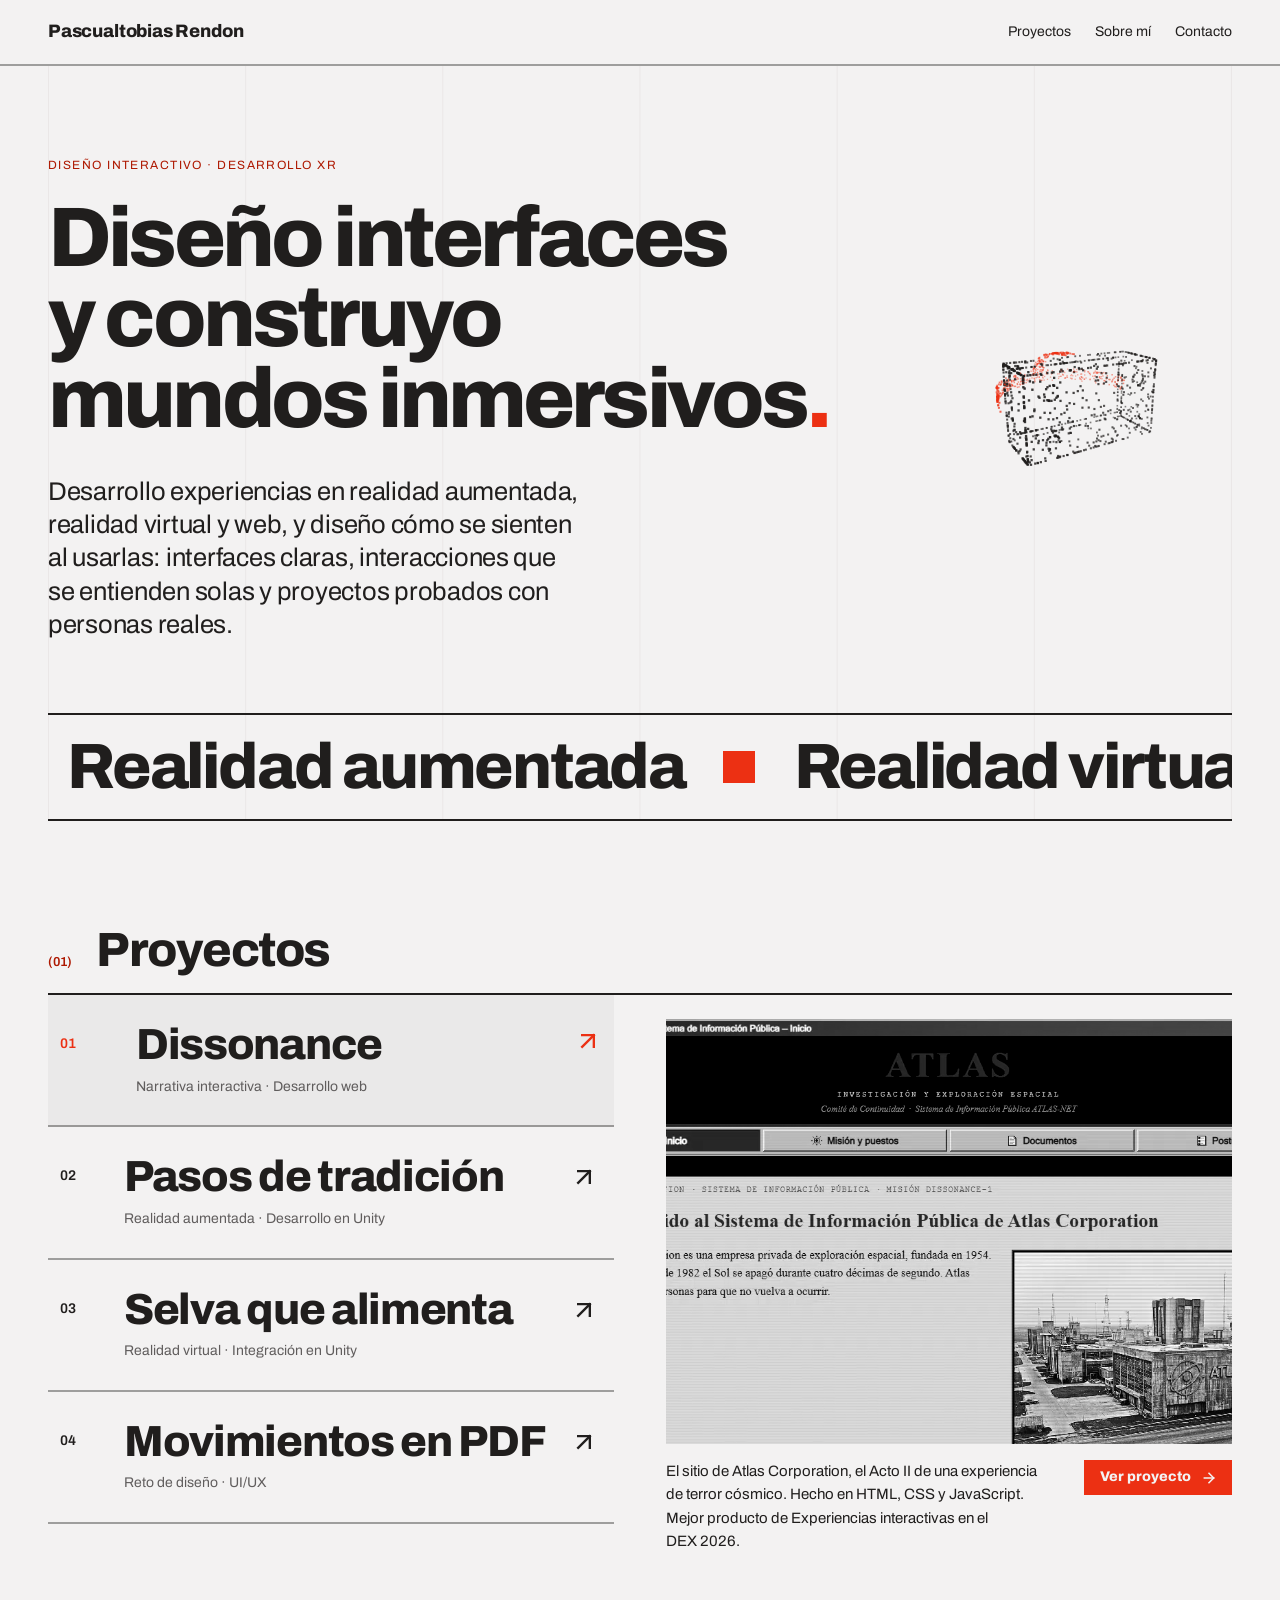
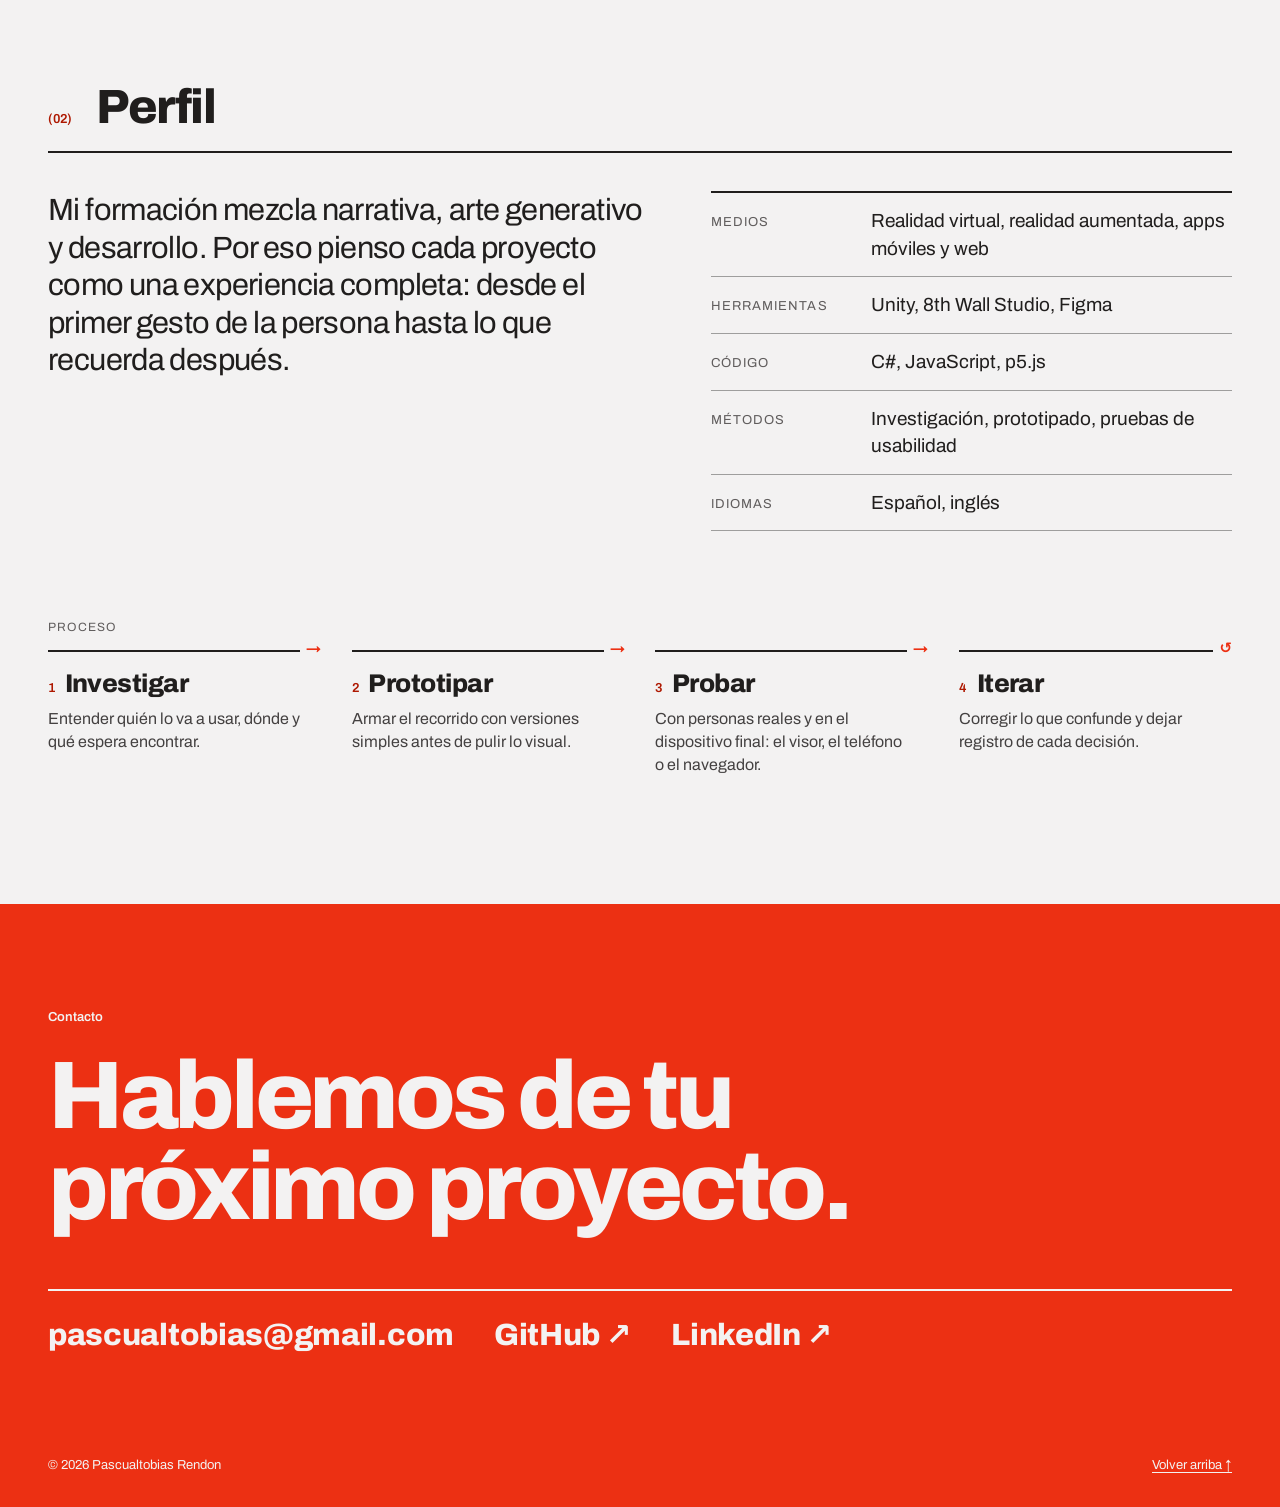
<file: index.html>
<!doctype html>
<html lang="es">
<head>
  <meta charset="utf-8">
  <meta name="viewport" content="width=device-width, initial-scale=1">
  <title>Pascualtobias Rendon — Diseño interactivo, VR y AR</title>
  <meta name="description" content="Portafolio de Pascualtobias Rendon: experiencias interactivas, realidad virtual, realidad aumentada y UI/UX.">
  <meta property="og:type" content="website">
  <meta property="og:title" content="Pascualtobias Rendon — Diseño interactivo">
  <meta property="og:description" content="Diseño mundos interactivos en los que se puede entrar.">
  <meta property="og:locale" content="es_ES">
  <meta name="theme-color" content="#f3f2f2">

  <link rel="icon" href="assets/img/favicon.svg" type="image/svg+xml">
  <link rel="preconnect" href="https://fonts.googleapis.com">
  <link rel="preconnect" href="https://fonts.gstatic.com" crossorigin>
  <link rel="stylesheet" href="https://fonts.googleapis.com/css2?family=Archivo:wght@400;600;800&display=swap">
  <link rel="stylesheet" href="assets/css/styles.css?v=8">
  <script src="assets/js/main.js?v=4" defer></script>
</head>

<body>
  <a class="skip-link" href="#contenido">Saltar al contenido</a>

  <header class="site-header">
    <div class="wrap site-header__inner">
      <a class="brand" href="index.html">Pascualtobias Rendon</a>
      <nav class="site-nav" aria-label="Navegación principal">
        <ul>
          <li><a href="#proyectos">Proyectos</a></li>
          <li><a href="sobre-mi.html">Sobre mí</a></li>
          <li><a href="#contacto">Contacto</a></li>
        </ul>
      </nav>
    </div>
  </header>

  <main id="contenido">

    <!-- ===================== HERO ===================== -->
    <section class="hero wrap" data-hero aria-labelledby="hero-title">
      <div class="hero__grid" aria-hidden="true"></div>

      <div class="hero__content">
        <p class="hero__label">Diseño interactivo · Desarrollo XR</p>
        <h1 class="hero__title" id="hero-title">Diseño interfaces y construyo mundos inmersivos<span>.</span></h1>
        <p class="hero__lead">
          Desarrollo experiencias en realidad aumentada, realidad virtual y web, y diseño cómo se sienten al usarlas:
          interfaces claras, interacciones que se entienden solas y proyectos probados con personas reales.
        </p>

        <!-- Figura de partículas: se transforma entre objetos de tus proyectos
             (visor VR, libro AR, atractor generativo, casco, móvil). El puntero empuja las partículas.
             Solo en pantallas anchas; las figuras se definen en main.js (SHAPES). -->
        <div class="hero__object" data-particles aria-hidden="true">
          <canvas class="hero__canvas"></canvas>
        </div>
      </div>

      <!-- Cinta de disciplinas: siempre en movimiento, como en el diseño de Claude Design -->
      <div class="marquee">
        <div class="marquee__track">
          <ul class="marquee__run" aria-label="Disciplinas">
            <li>Realidad aumentada</li>
            <li>Realidad virtual</li>
            <li>UI/UX</li>
            <li>Narrativa interactiva</li>
          </ul>
          <ul class="marquee__run" aria-hidden="true">
            <li>Realidad aumentada</li>
            <li>Realidad virtual</li>
            <li>UI/UX</li>
            <li>Narrativa interactiva</li>
          </ul>
        </div>
      </div>
    </section>


    <!-- ===================== PROYECTOS =====================
         Escritorio: lista a la izquierda + vista previa fija a la derecha.
         Móvil: cada fila muestra su propia imagen.
         Cada fila tiene su imagen; la vista previa de la derecha usa las mismas. -->
    <section class="work wrap" id="proyectos" aria-labelledby="proyectos-title">
      <div class="section-head">
        <span class="num">(01)</span>
        <h2 id="proyectos-title">Proyectos</h2>
      </div>

      <div class="work__grid" data-work>
        <div class="work__list">

          <a class="work-row" href="proyectos/dissonance.html" data-work-row data-vt="dissonance" data-cursor="Ver proyecto"
             data-line="El sitio de Atlas Corporation, el Acto II de una experiencia de terror cósmico. Hecho en HTML, CSS y JavaScript. Mejor producto de Experiencias interactivas en el DEX 2026.">
            <div class="work-row__media media" style="--ratio: 4 / 3" aria-hidden="true">
              <img src="assets/img/dissonance/portada.webp" alt="">
            </div>
            <span class="work-row__num">01</span>
            <span class="work-row__body">
              <span class="work-row__title">Dissonance</span>
              <span class="work-row__kind">Narrativa interactiva · Desarrollo web</span>
            </span>
            <span class="work-row__arrow" aria-hidden="true"><svg width="28" height="28" viewBox="0 0 24 24" fill="none" stroke="currentColor" stroke-width="2" stroke-linecap="square"><path d="M7 7h10v10"/><path d="M7 17 17 7"/></svg></span>
          </a>


          <a class="work-row" href="proyectos/pasos-de-tradicion.html" data-work-row data-vt="pasos-de-tradicion" data-cursor="Ver proyecto"
             data-line="El Códice de los Pasos: un libro en realidad aumentada sobre los oficios de la Semana Santa en Santa Fe de Antioquia. Hecho en Unity.">
            <div class="work-row__media media" style="--ratio: 4 / 3" aria-hidden="true">
              <img src="assets/img/pasos/codice.jpg" alt="">
            </div>
            <span class="work-row__num">02</span>
            <span class="work-row__body">
              <span class="work-row__title">Pasos de tradición</span>
              <span class="work-row__kind">Realidad aumentada · Desarrollo en Unity</span>
            </span>
            <span class="work-row__arrow" aria-hidden="true"><svg width="28" height="28" viewBox="0 0 24 24" fill="none" stroke="currentColor" stroke-width="2" stroke-linecap="square"><path d="M7 7h10v10"/><path d="M7 17 17 7"/></svg></span>
          </a>


          <a class="work-row" href="proyectos/selva-que-alimenta.html" data-work-row data-vt="selva-que-alimenta" data-cursor="Ver proyecto"
             data-line="Una experiencia VR que lleva un plato amazónico de vuelta a su origen. Hecha en Unity para Meta Quest 3.">
            <div class="work-row__media media" style="--ratio: 4 / 3" aria-hidden="true">
              <img src="assets/img/selva/portada.webp" alt="">
            </div>
            <span class="work-row__num">03</span>
            <span class="work-row__body">
              <span class="work-row__title">Selva que alimenta</span>
              <span class="work-row__kind">Realidad virtual · Integración en Unity</span>
            </span>
            <span class="work-row__arrow" aria-hidden="true"><svg width="28" height="28" viewBox="0 0 24 24" fill="none" stroke="currentColor" stroke-width="2" stroke-linecap="square"><path d="M7 7h10v10"/><path d="M7 17 17 7"/></svg></span>
          </a>


          <a class="work-row" href="proyectos/movimientos-pdf.html" data-work-row data-vt="movimientos-pdf" data-cursor="Ver proyecto"
             data-line="Reto de diseño: descargar los movimientos de un banco digital en PDF, sin salir de la app. Diseñado en Figma y probado con 9 personas.">
            <div class="work-row__media media" style="--ratio: 4 / 3" aria-hidden="true">
              <img src="assets/img/uiux/portada.webp" alt="">
            </div>
            <span class="work-row__num">04</span>
            <span class="work-row__body">
              <span class="work-row__title">Movimientos en PDF</span>
              <span class="work-row__kind">Reto de diseño · UI/UX</span>
            </span>
            <span class="work-row__arrow" aria-hidden="true"><svg width="28" height="28" viewBox="0 0 24 24" fill="none" stroke="currentColor" stroke-width="2" stroke-linecap="square"><path d="M7 7h10v10"/><path d="M7 17 17 7"/></svg></span>
          </a>

        </div>

        <div class="work-preview">
          <div class="work-preview__frame">
            <div class="work-preview__item is-active" data-work-preview="dissonance" aria-hidden="true">
              <img src="assets/img/dissonance/portada.webp" alt="">
            </div>
            <div class="work-preview__item" data-work-preview="pasos-de-tradicion" aria-hidden="true">
              <img src="assets/img/pasos/codice.jpg" alt="">
            </div>
            <div class="work-preview__item" data-work-preview="selva-que-alimenta" aria-hidden="true">
              <img src="assets/img/selva/portada.webp" alt="">
            </div>
            <div class="work-preview__item" data-work-preview="movimientos-pdf" aria-hidden="true">
              <img src="assets/img/uiux/portada.webp" alt="">
            </div>
          </div>
          <div class="work-preview__footer">
            <p class="work-preview__caption" data-work-caption>El sitio de Atlas Corporation, el Acto II de una experiencia de terror cósmico. Hecho en HTML, CSS y JavaScript. Mejor producto de Experiencias interactivas en el DEX 2026.</p>
            <a class="btn btn-primary" href="proyectos/dissonance.html" data-work-cta data-vt="dissonance">
              Ver proyecto
              <svg width="16" height="16" viewBox="0 0 24 24" fill="none" stroke="currentColor" stroke-width="2.25" stroke-linecap="square" aria-hidden="true"><path d="M5 12h14"/><path d="m12 5 7 7-7 7"/></svg>
            </a>
          </div>
        </div>
      </div>
    </section>


    <!-- ===================== PERFIL ===================== -->
    <section class="profile wrap" id="perfil" aria-labelledby="perfil-title">
      <div class="section-head">
        <span class="num">(02)</span>
        <h2 id="perfil-title">Perfil</h2>
      </div>

      <div class="profile__grid">
        <div class="profile__intro">
          <p class="profile__statement">
            Mi formación mezcla narrativa, arte generativo y desarrollo. Por eso pienso cada proyecto como una
            experiencia completa: desde el primer gesto de la persona hasta lo que recuerda después.
          </p>
        </div>

        <dl class="specs">
          <div class="specs__row"><dt>Medios</dt><dd>Realidad virtual, realidad aumentada, apps móviles y web</dd></div>
          <div class="specs__row"><dt>Herramientas</dt><dd>Unity, 8th Wall Studio, Figma</dd></div>
          <div class="specs__row"><dt>Código</dt><dd>C#, JavaScript, p5.js</dd></div>
          <div class="specs__row"><dt>Métodos</dt><dd>Investigación, prototipado, pruebas de usabilidad</dd></div>
          <div class="specs__row"><dt>Idiomas</dt><dd>Español, inglés</dd></div>
        </dl>
      </div>

      <div class="process">
        <h3 class="process__label">Proceso</h3>
        <ol class="process__steps">
          <li>
            <h4><span>1</span>Investigar</h4>
            <p>Entender quién lo va a usar, dónde y qué espera encontrar.</p>
          </li>
          <li>
            <h4><span>2</span>Prototipar</h4>
            <p>Armar el recorrido con versiones simples antes de pulir lo visual.</p>
          </li>
          <li>
            <h4><span>3</span>Probar</h4>
            <p>Con personas reales y en el dispositivo final: el visor, el teléfono o el navegador.</p>
          </li>
          <li>
            <h4><span>4</span>Iterar</h4>
            <p>Corregir lo que confunde y dejar registro de cada decisión.</p>
          </li>
        </ol>
      </div>
    </section>
  </main>


  <!-- ===================== CONTACTO ===================== -->
  <!-- Contacto: correo, GitHub y LinkedIn -->
  <footer class="contact" id="contacto" aria-labelledby="contacto-title">
    <div class="wrap contact__inner">
      <p class="contact__label">Contacto</p>
      <h2 id="contacto-title">Hablemos de tu próximo proyecto.</h2>
      <div class="contact__links">
        <a href="mailto:pascualtobias@gmail.com">pascualtobias@gmail.com</a>
        <a href="https://github.com/Pascual890" target="_blank" rel="noopener">GitHub ↗</a>
        <a href="https://www.linkedin.com/in/pascualtobias-rendon-718495106" target="_blank" rel="noopener">LinkedIn ↗</a>
      </div>
      <div class="contact__foot">
        <span>© <span data-year>2026</span> Pascualtobias Rendon</span>
        <a href="#top">Volver arriba ↑</a>
      </div>
    </div>
  </footer>
</body>
</html>
</file>
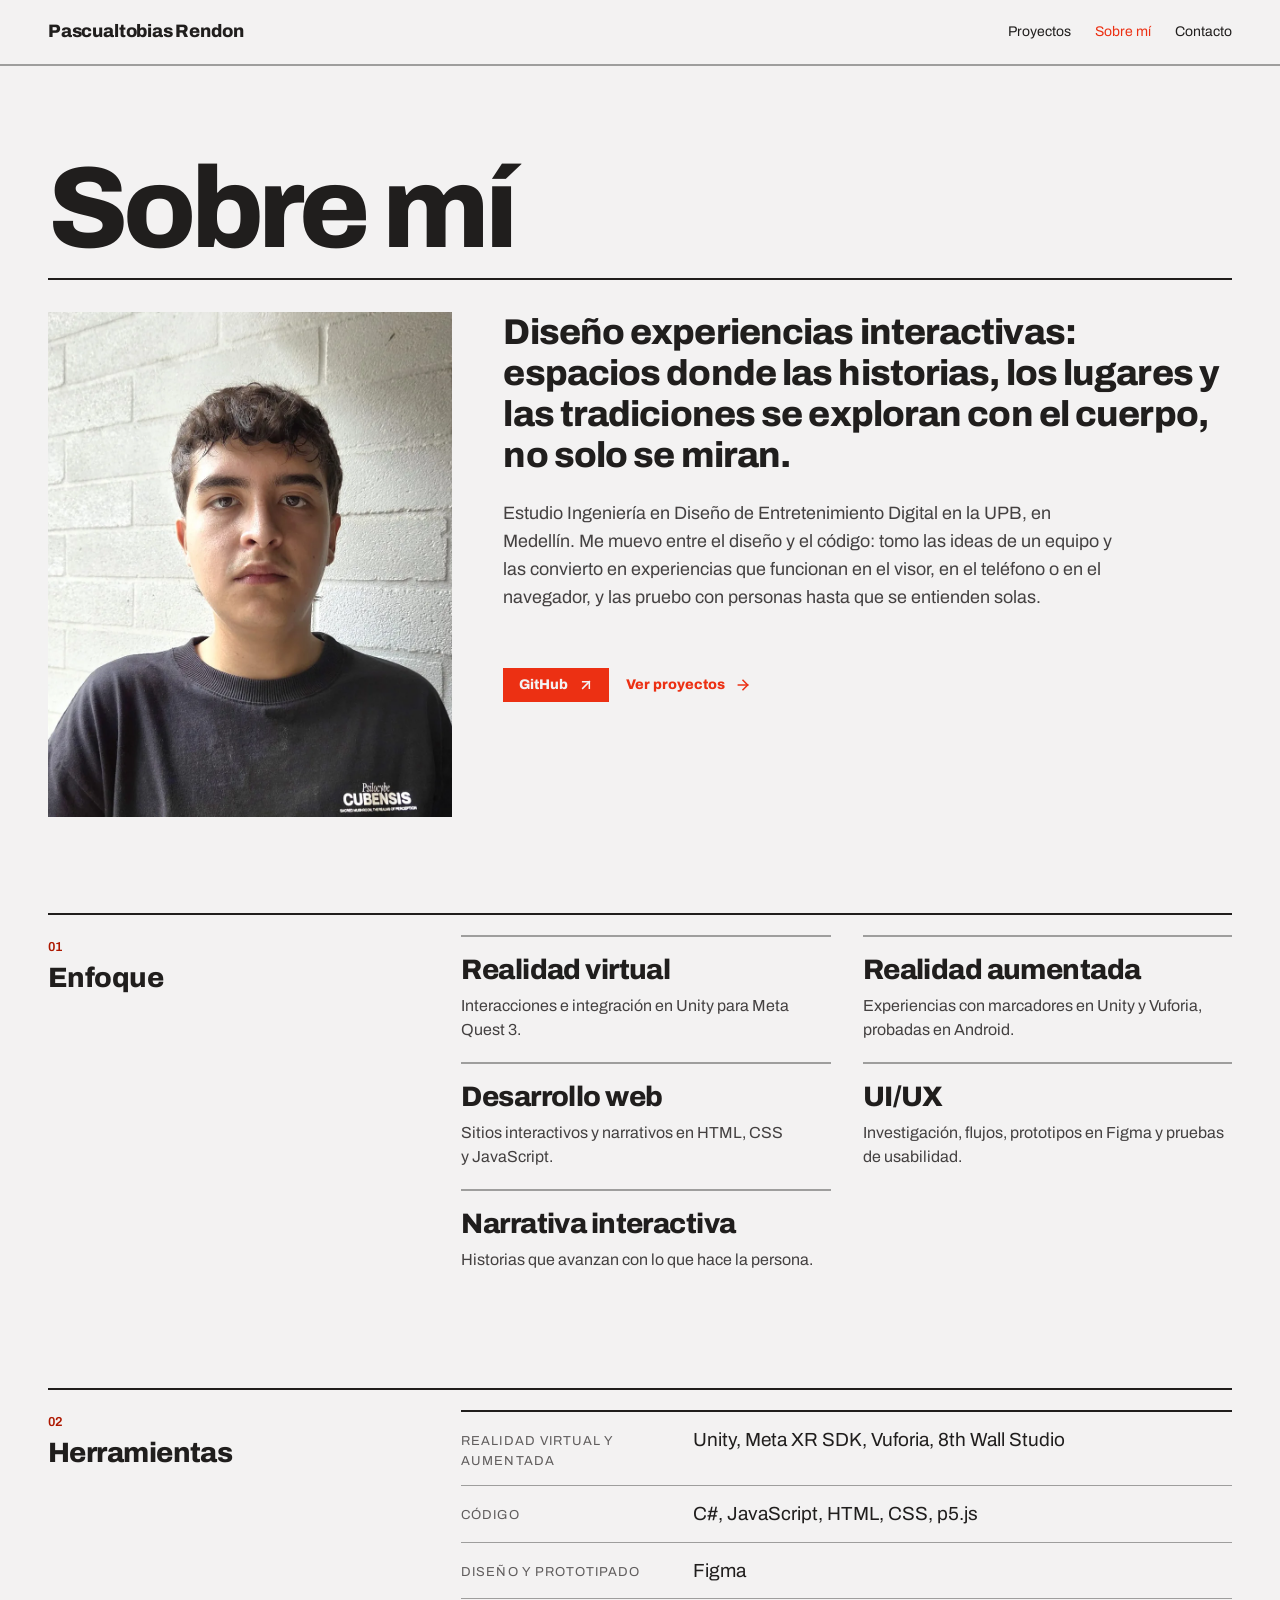
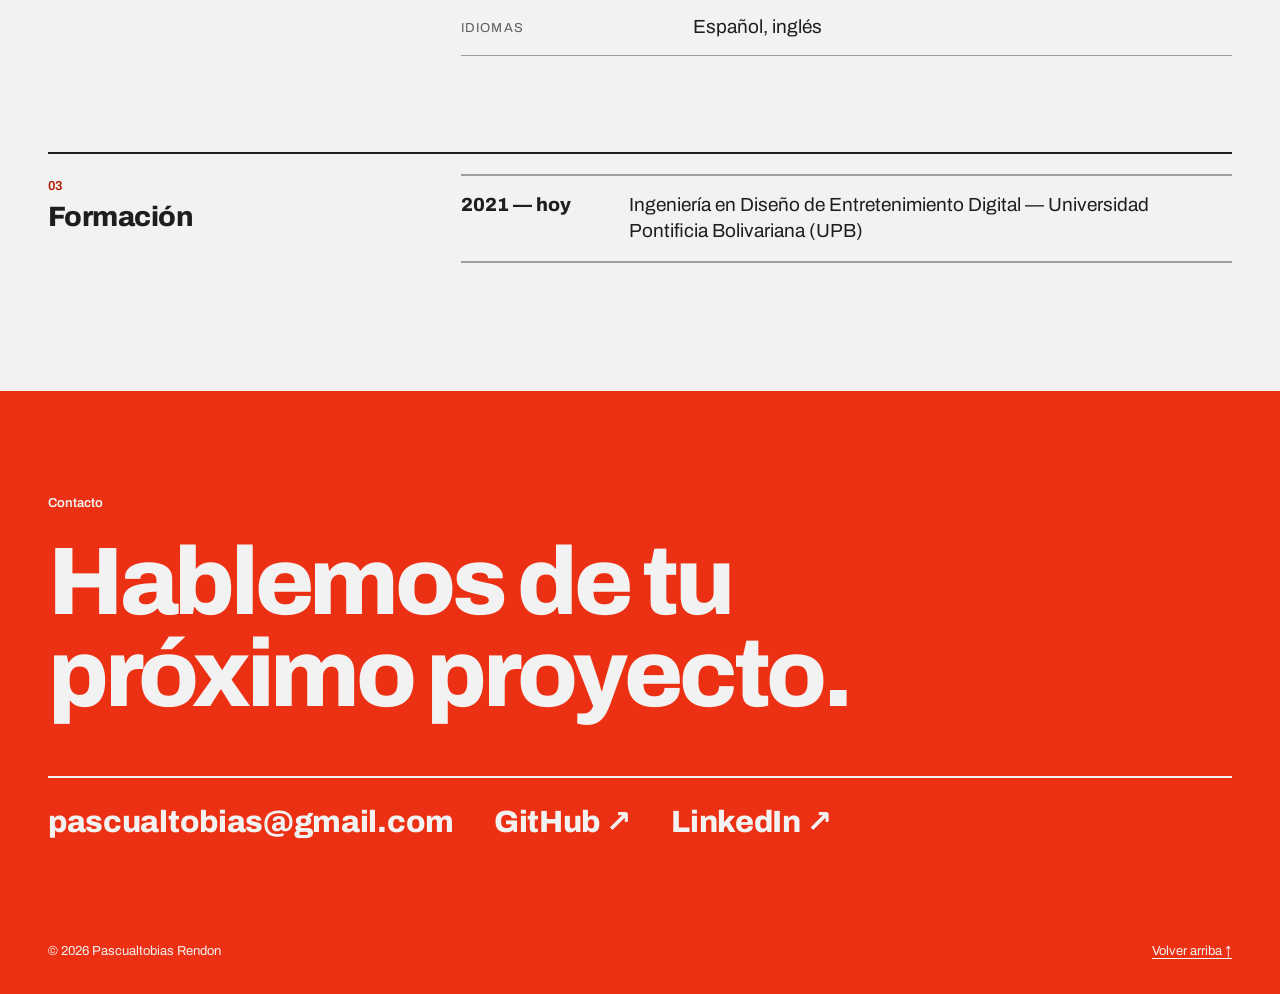
<file: sobre-mi.html>
<!doctype html>
<html lang="es">
<head>
  <meta charset="utf-8">
  <meta name="viewport" content="width=device-width, initial-scale=1">
  <title>Sobre mí — Pascualtobias Rendon</title>
  <meta name="description" content="Pascualtobias Rendon estudia Ingeniería en Diseño de Entretenimiento Digital en la UPB y desarrolla experiencias en realidad aumentada, realidad virtual y web.">
  <meta property="og:type" content="profile">
  <meta property="og:title" content="Sobre mí — Pascualtobias Rendon">
  <meta name="theme-color" content="#f3f2f2">

  <link rel="icon" href="assets/img/favicon.svg" type="image/svg+xml">
  <link rel="preconnect" href="https://fonts.googleapis.com">
  <link rel="preconnect" href="https://fonts.gstatic.com" crossorigin>
  <link rel="stylesheet" href="https://fonts.googleapis.com/css2?family=Archivo:wght@400;600;800&display=swap">
  <link rel="stylesheet" href="assets/css/styles.css?v=8">
  <script src="assets/js/main.js?v=4" defer></script>
</head>

<body>
  <a class="skip-link" href="#contenido">Saltar al contenido</a>

  <header class="site-header">
    <div class="wrap site-header__inner">
      <a class="brand" href="index.html">Pascualtobias Rendon</a>
      <nav class="site-nav" aria-label="Navegación principal">
        <ul>
          <li><a href="index.html#proyectos">Proyectos</a></li>
          <li><a href="sobre-mi.html" aria-current="page">Sobre mí</a></li>
          <li><a href="#contacto">Contacto</a></li>
        </ul>
      </nav>
    </div>
  </header>

  <main id="contenido" class="wrap page-head">
    <div class="section-head">
      <h1>Sobre mí</h1>
    </div>

    <div class="about">
      <div class="about__portrait">
        <div class="media" style="--ratio: 4 / 5">
          <img src="assets/img/retrato.webp" alt="Retrato de Pascualtobias Rendon frente a una pared de ladrillo blanco">
        </div>
      </div>

      <div class="about__text">
        <p class="about__statement">
          Diseño experiencias interactivas: espacios donde las historias, los lugares y las tradiciones se exploran
          con el cuerpo, no solo se miran.
        </p>
        <p class="about__bio">
          Estudio Ingeniería en Diseño de Entretenimiento Digital en la UPB, en Medellín. Me muevo entre el diseño y el código:
          tomo las ideas de un equipo y las convierto en experiencias que funcionan en el visor, en el teléfono o en el
          navegador, y las pruebo con personas hasta que se entienden solas.
        </p>
        <div class="case-links">
          <a class="btn btn-primary" href="https://github.com/Pascual890" target="_blank" rel="noopener">
            GitHub
            <svg width="16" height="16" viewBox="0 0 24 24" fill="none" stroke="currentColor" stroke-width="2.25" stroke-linecap="square" aria-hidden="true"><path d="M7 7h10v10"/><path d="M7 17 17 7"/></svg>
          </a>
          <a class="btn btn-ghost" href="index.html#proyectos">
            Ver proyectos
            <svg width="16" height="16" viewBox="0 0 24 24" fill="none" stroke="currentColor" stroke-width="2.25" stroke-linecap="square" aria-hidden="true"><path d="M5 12h14"/><path d="m12 5 7 7-7 7"/></svg>
          </a>
        </div>
      </div>
    </div>

    <section class="block" aria-labelledby="enfoque">
      <div class="block__head">
        <span class="num">01</span>
        <h2 id="enfoque">Enfoque</h2>
      </div>
      <div class="block__body">
        <ul class="focus">
          <li><strong>Realidad virtual</strong><p>Interacciones e integración en Unity para Meta Quest 3.</p></li>
          <li><strong>Realidad aumentada</strong><p>Experiencias con marcadores en Unity y Vuforia, probadas en Android.</p></li>
          <li><strong>Desarrollo web</strong><p>Sitios interactivos y narrativos en HTML, CSS y JavaScript.</p></li>
          <li><strong>UI/UX</strong><p>Investigación, flujos, prototipos en Figma y pruebas de usabilidad.</p></li>
          <li><strong>Narrativa interactiva</strong><p>Historias que avanzan con lo que hace la persona.</p></li>
        </ul>
      </div>
    </section>

    <section class="block" aria-labelledby="herramientas">
      <div class="block__head">
        <span class="num">02</span>
        <h2 id="herramientas">Herramientas</h2>
      </div>
      <div class="block__body">
        <dl class="specs">
          <div class="specs__row"><dt>Realidad virtual y aumentada</dt><dd>Unity, Meta XR SDK, Vuforia, 8th Wall Studio</dd></div>
          <div class="specs__row"><dt>Código</dt><dd>C#, JavaScript, HTML, CSS, p5.js</dd></div>
          <div class="specs__row"><dt>Diseño y prototipado</dt><dd>Figma</dd></div>
          <div class="specs__row"><dt>Idiomas</dt><dd>Español, inglés</dd></div>
        </dl>
      </div>
    </section>

    <section class="block" aria-labelledby="formacion">
      <div class="block__head">
        <span class="num">03</span>
        <h2 id="formacion">Formación</h2>
      </div>
      <div class="block__body">
        <ol class="timeline">
          <li><strong>2021 — hoy</strong><span>Ingeniería en Diseño de Entretenimiento Digital — Universidad Pontificia Bolivariana (UPB)</span></li>
        </ol>
      </div>
    </section>
  </main>

  <!-- Contacto: correo, GitHub y LinkedIn -->
  <footer class="contact" id="contacto" aria-labelledby="contacto-title">
    <div class="wrap contact__inner">
      <p class="contact__label">Contacto</p>
      <h2 id="contacto-title">Hablemos de tu próximo proyecto.</h2>
      <div class="contact__links">
        <a href="mailto:pascualtobias@gmail.com">pascualtobias@gmail.com</a>
        <a href="https://github.com/Pascual890" target="_blank" rel="noopener">GitHub ↗</a>
        <a href="https://www.linkedin.com/in/pascualtobias-rendon-718495106" target="_blank" rel="noopener">LinkedIn ↗</a>
      </div>
      <div class="contact__foot">
        <span>© <span data-year>2026</span> Pascualtobias Rendon</span>
        <a href="#top">Volver arriba ↑</a>
      </div>
    </div>
  </footer>
</body>
</html>
</file>
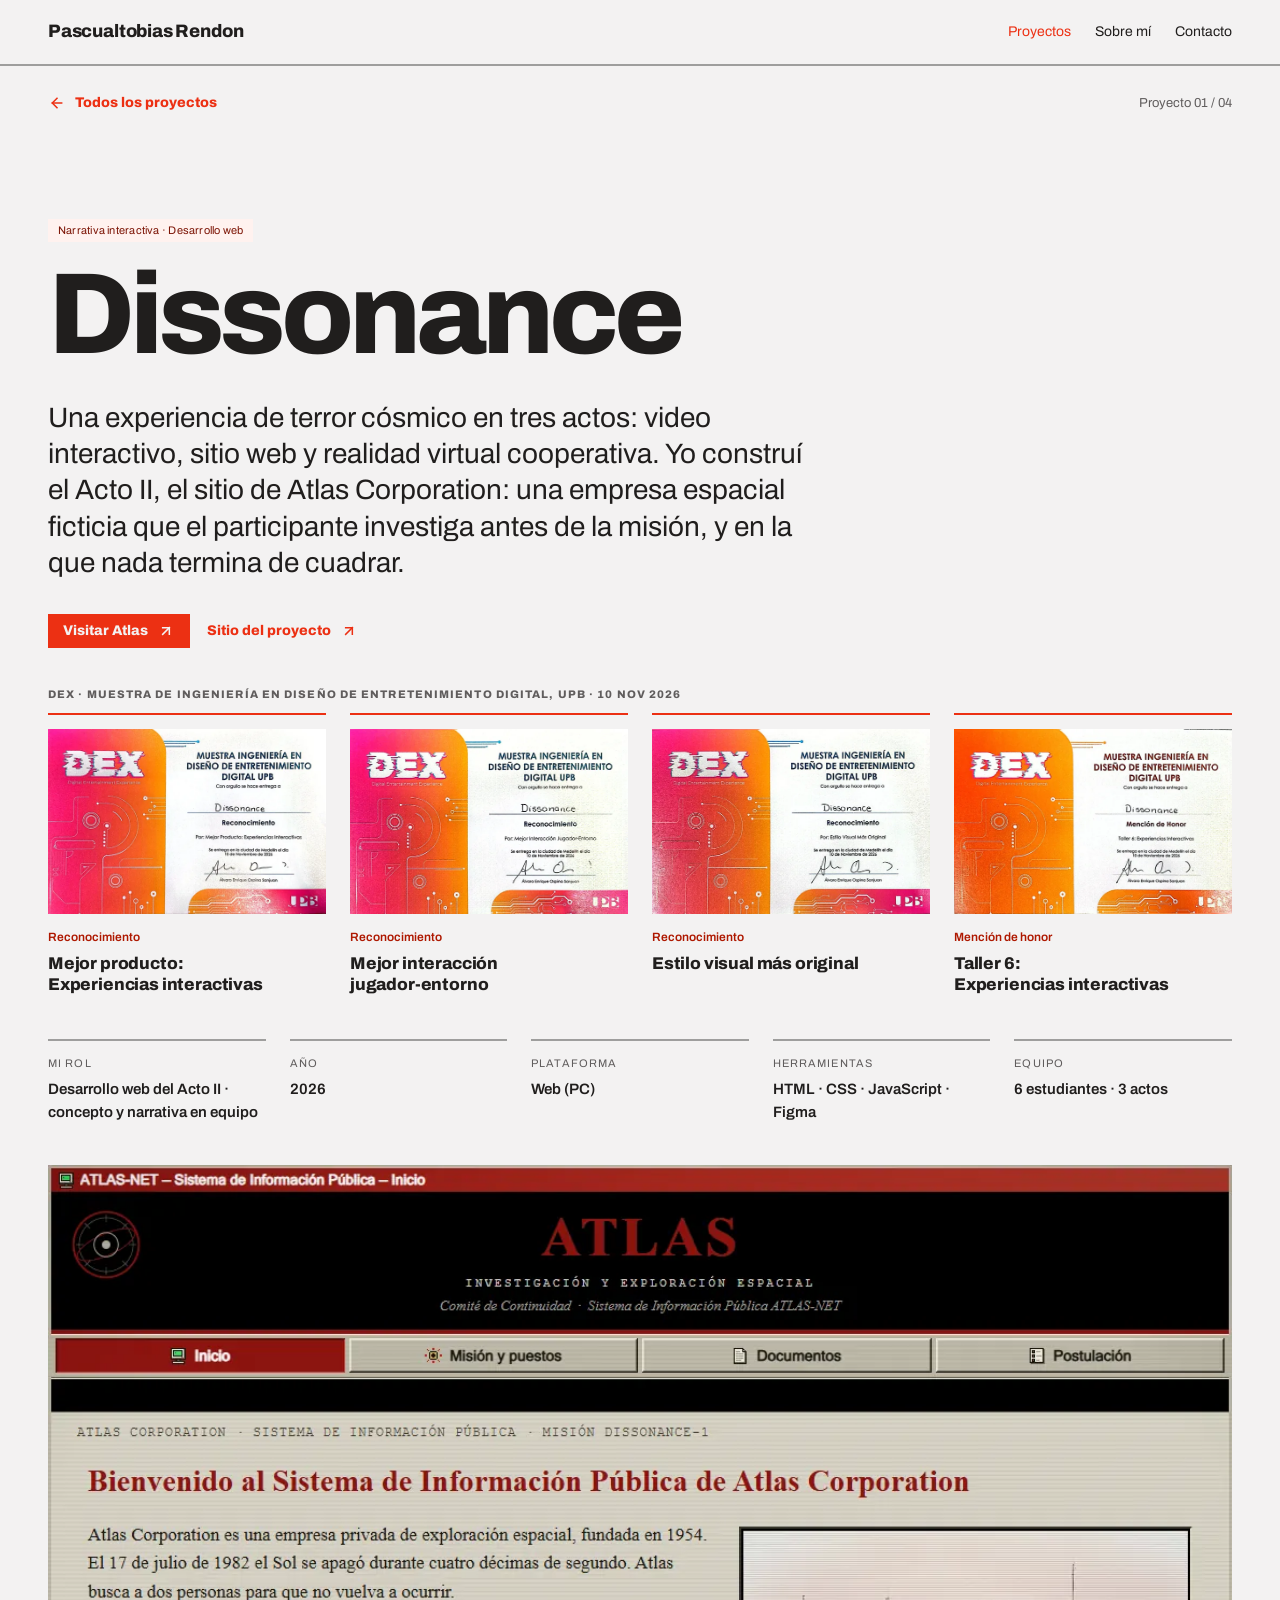
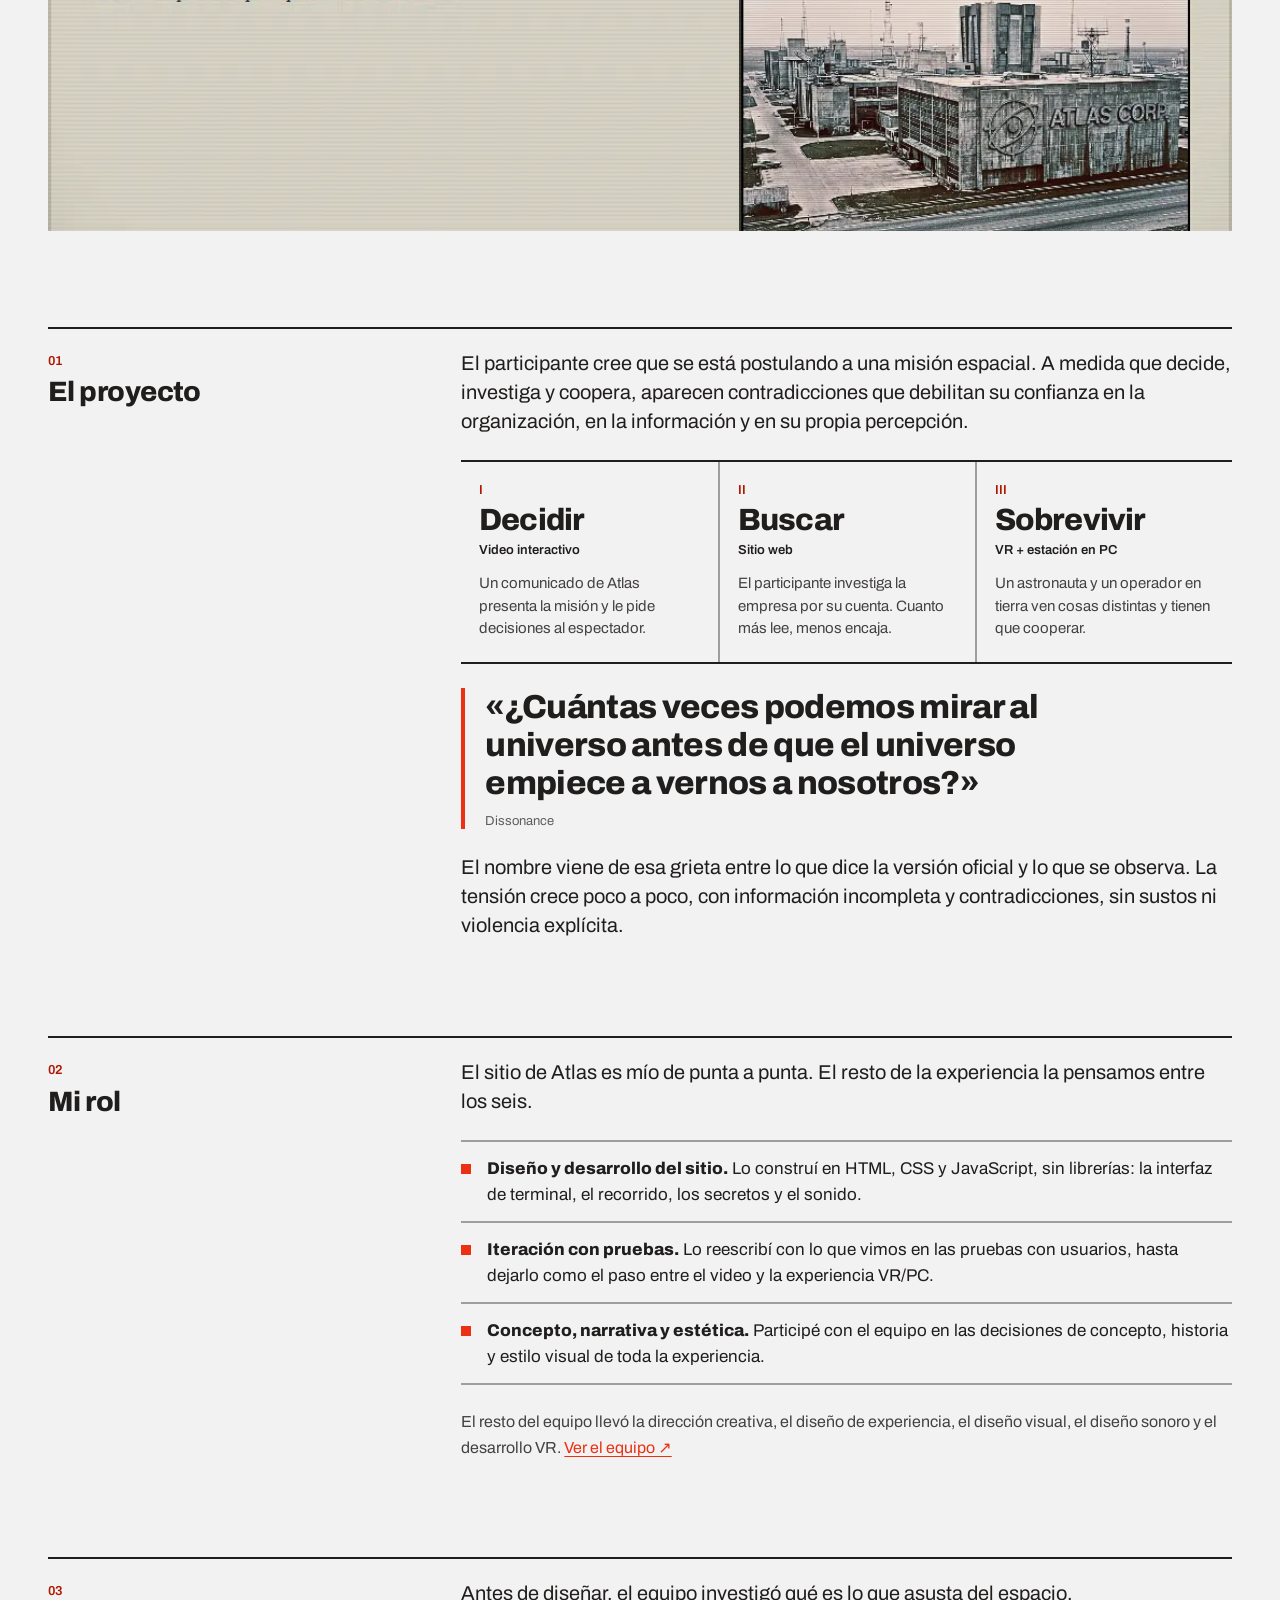
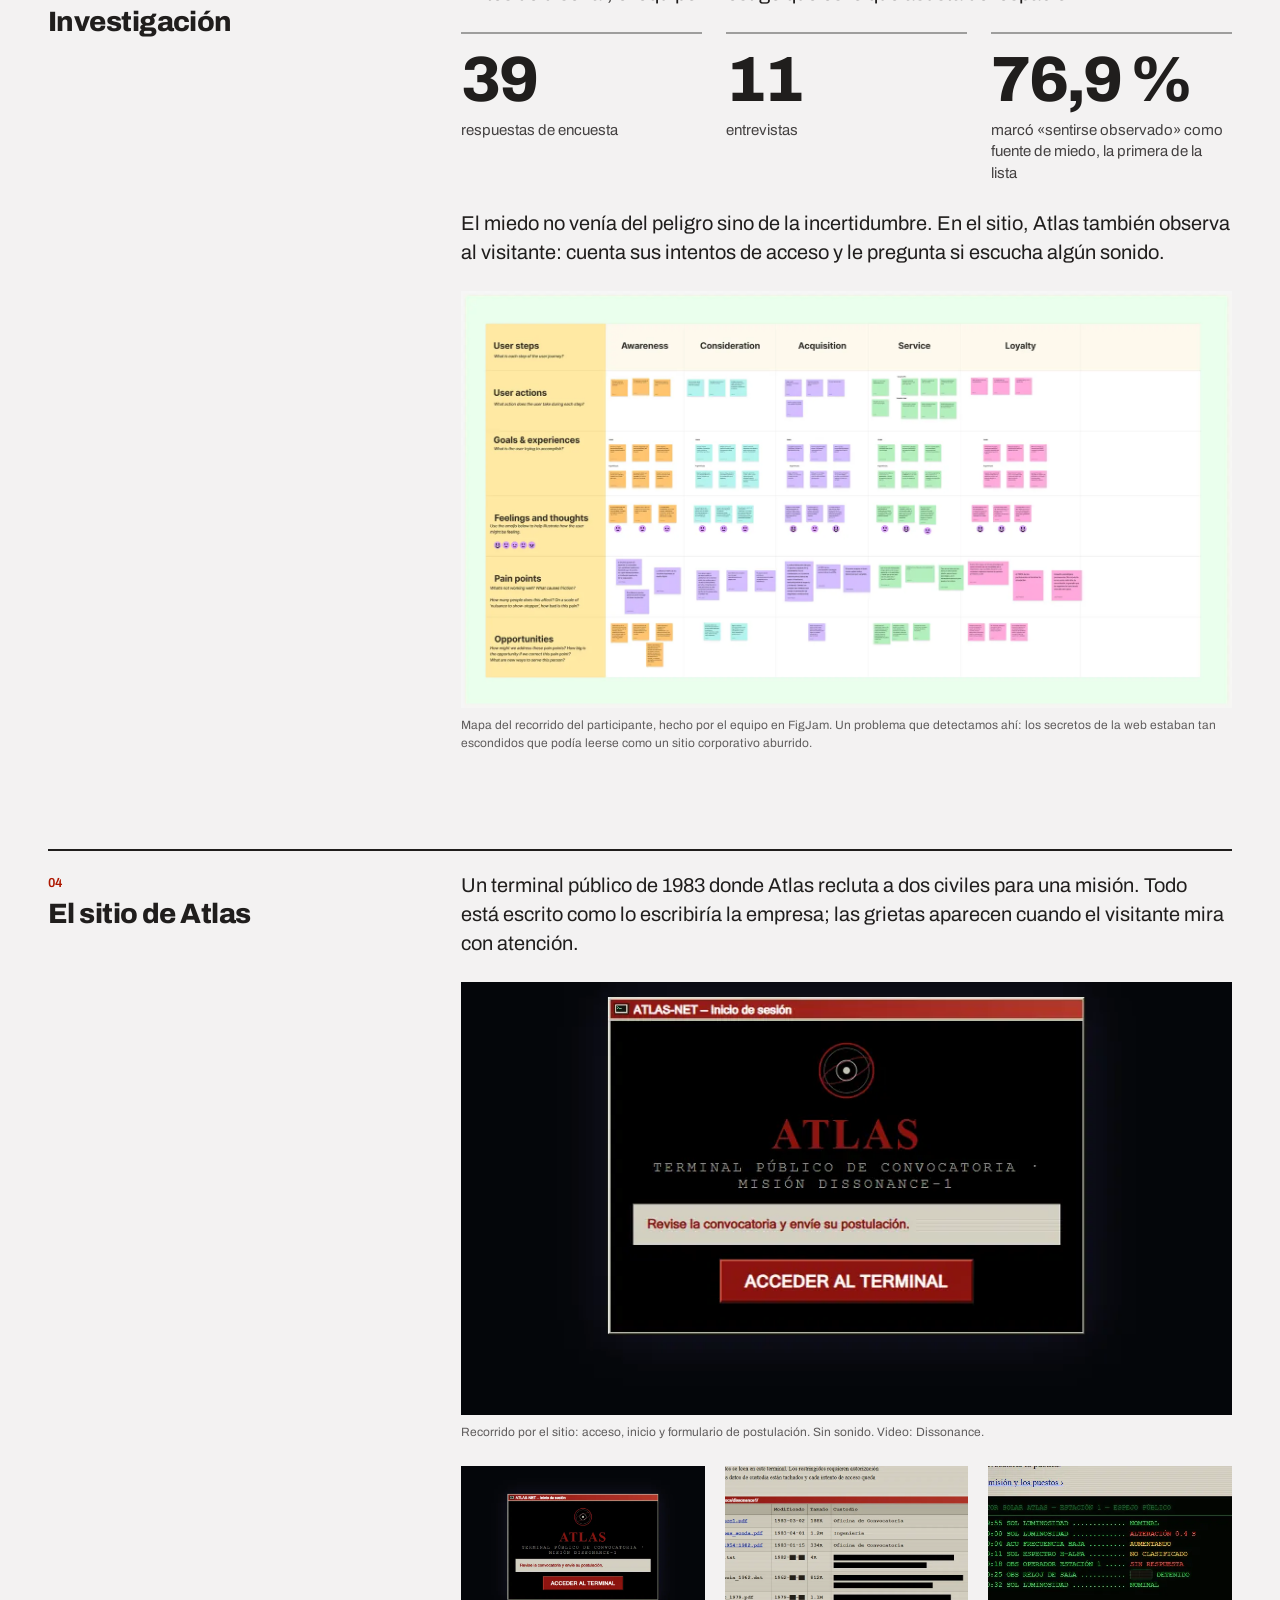
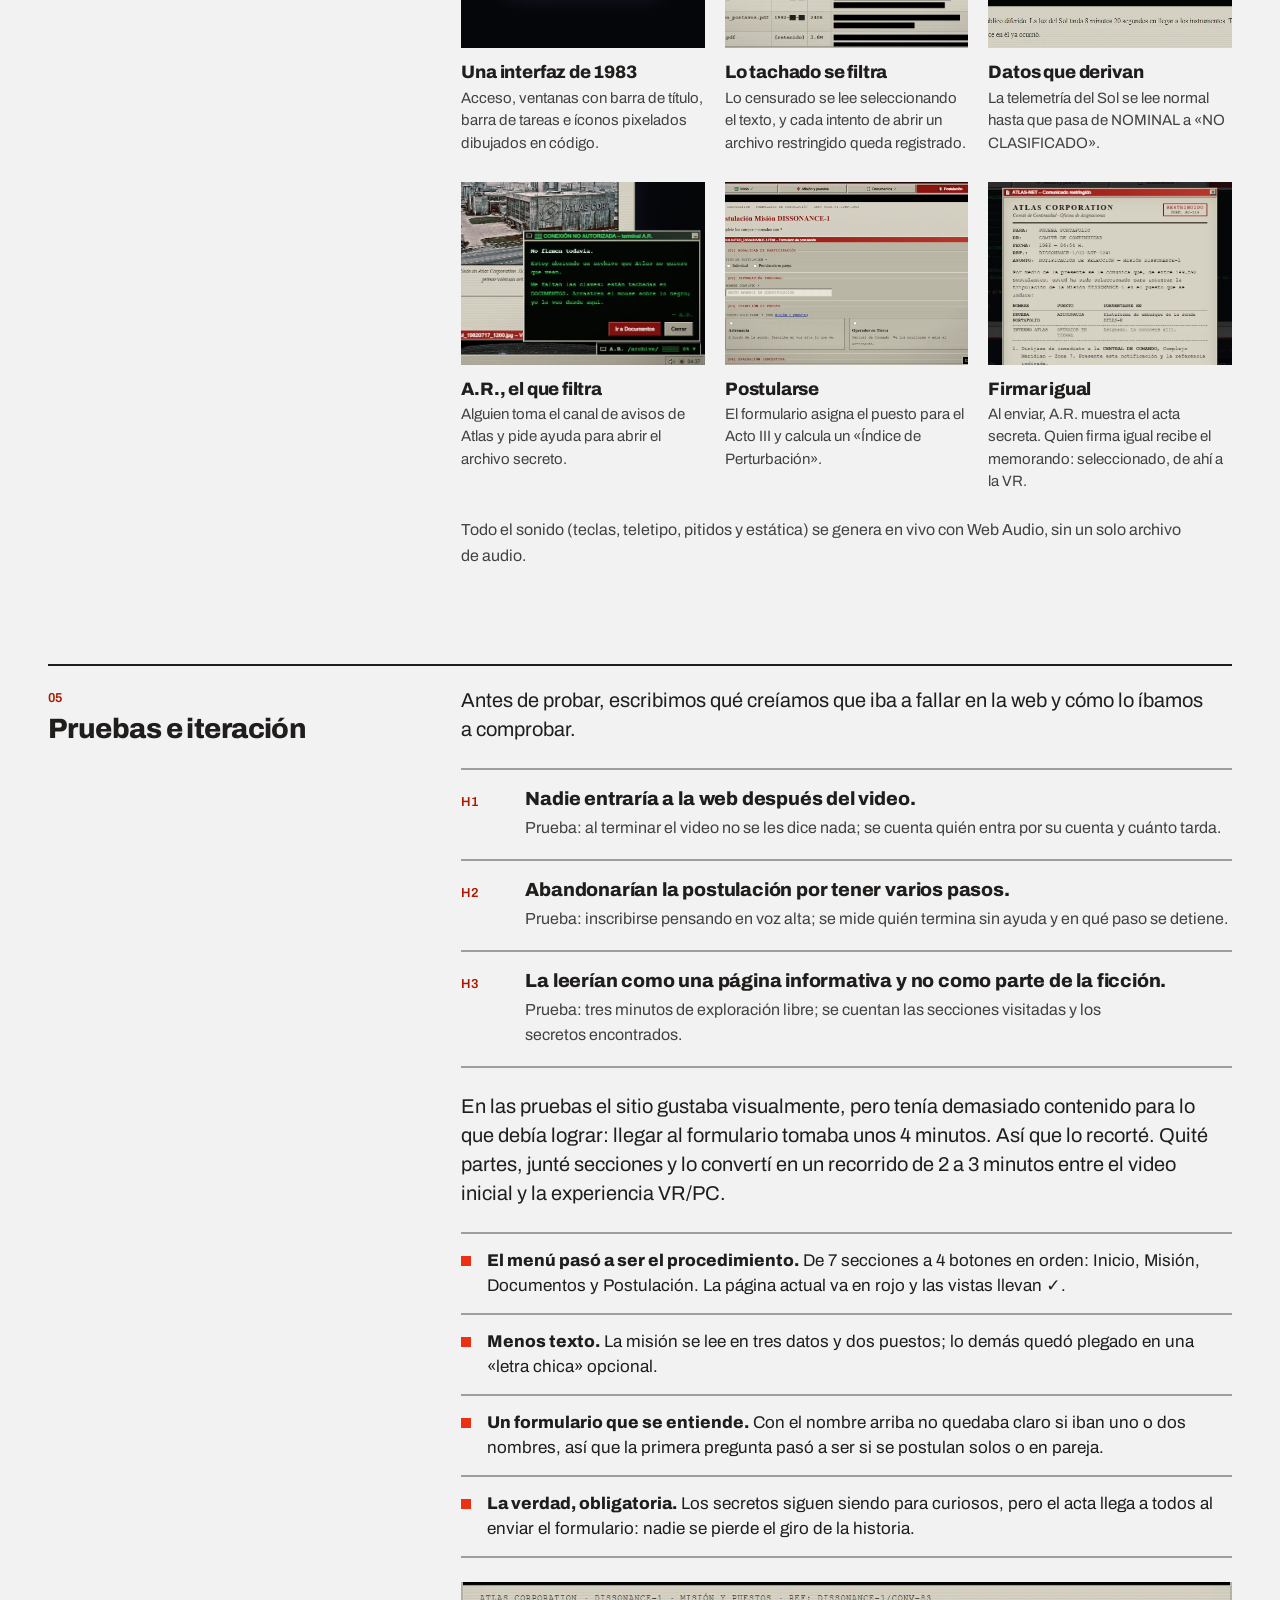
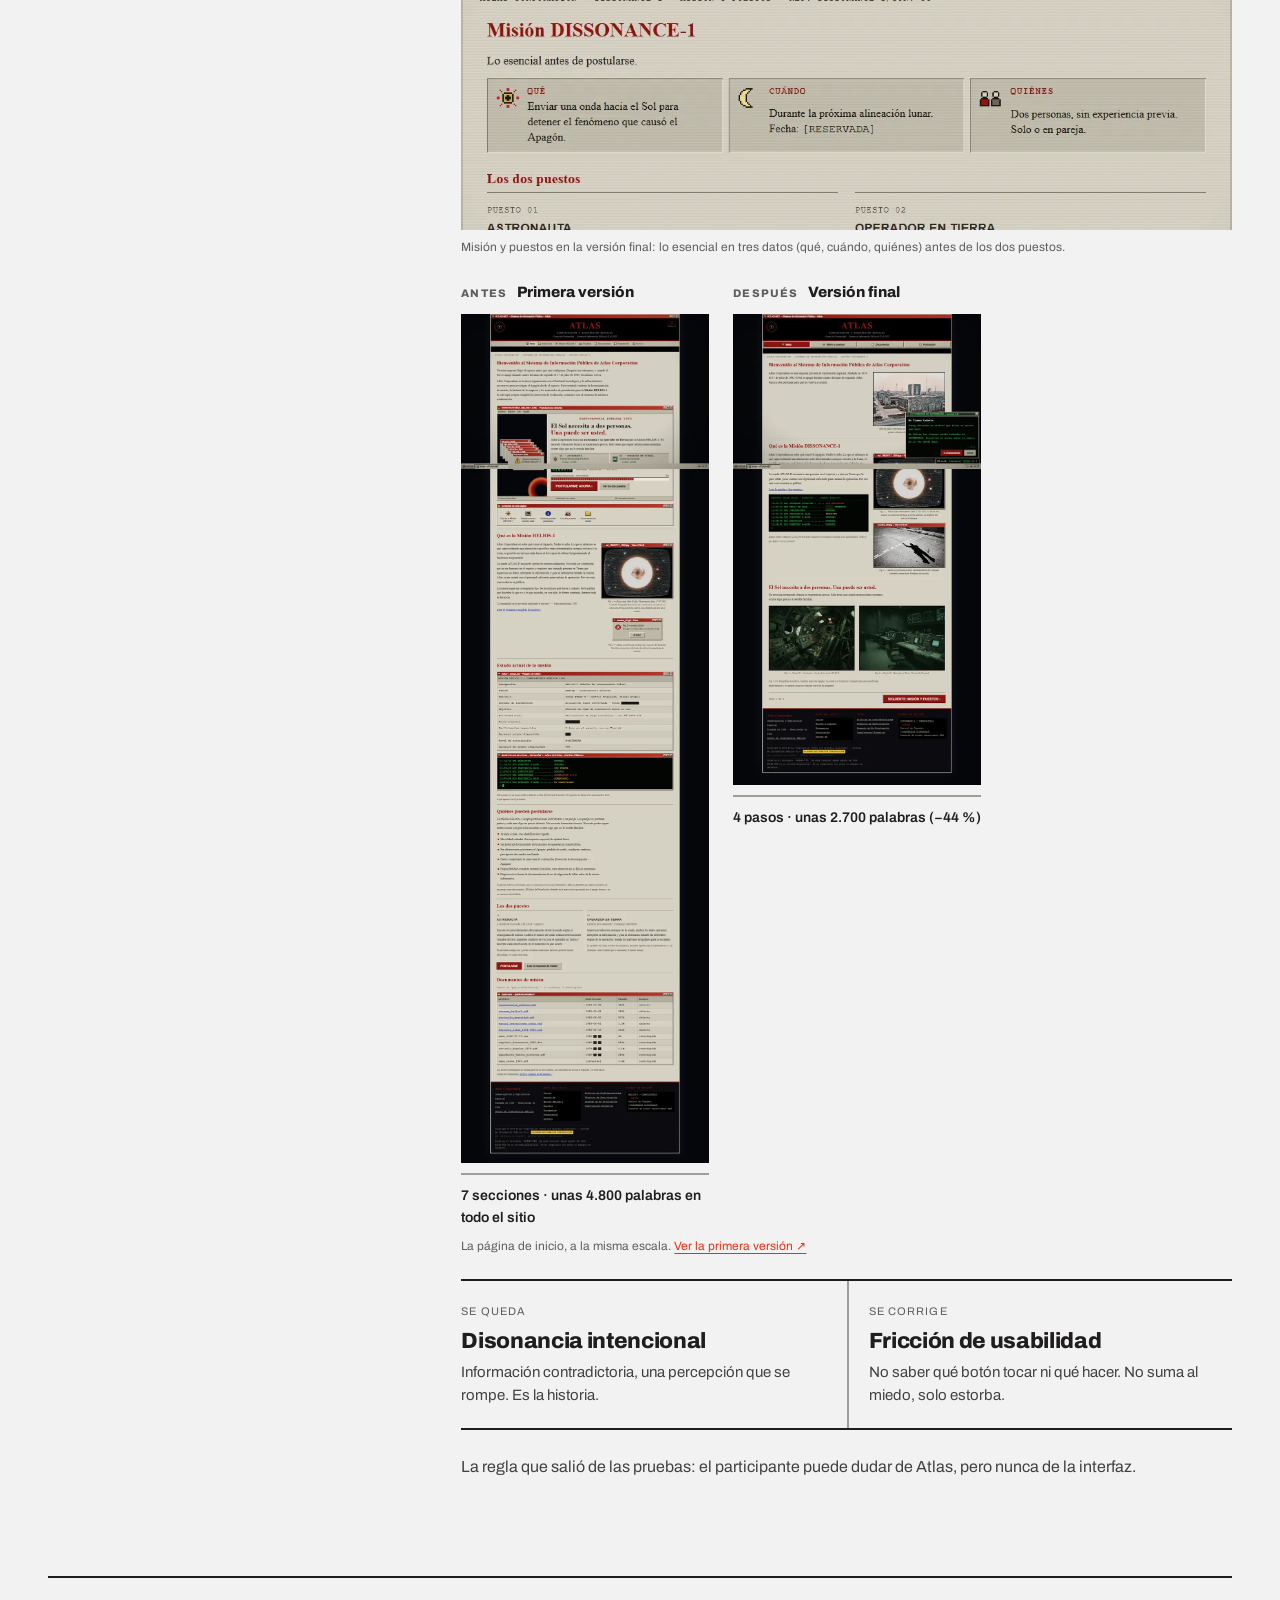
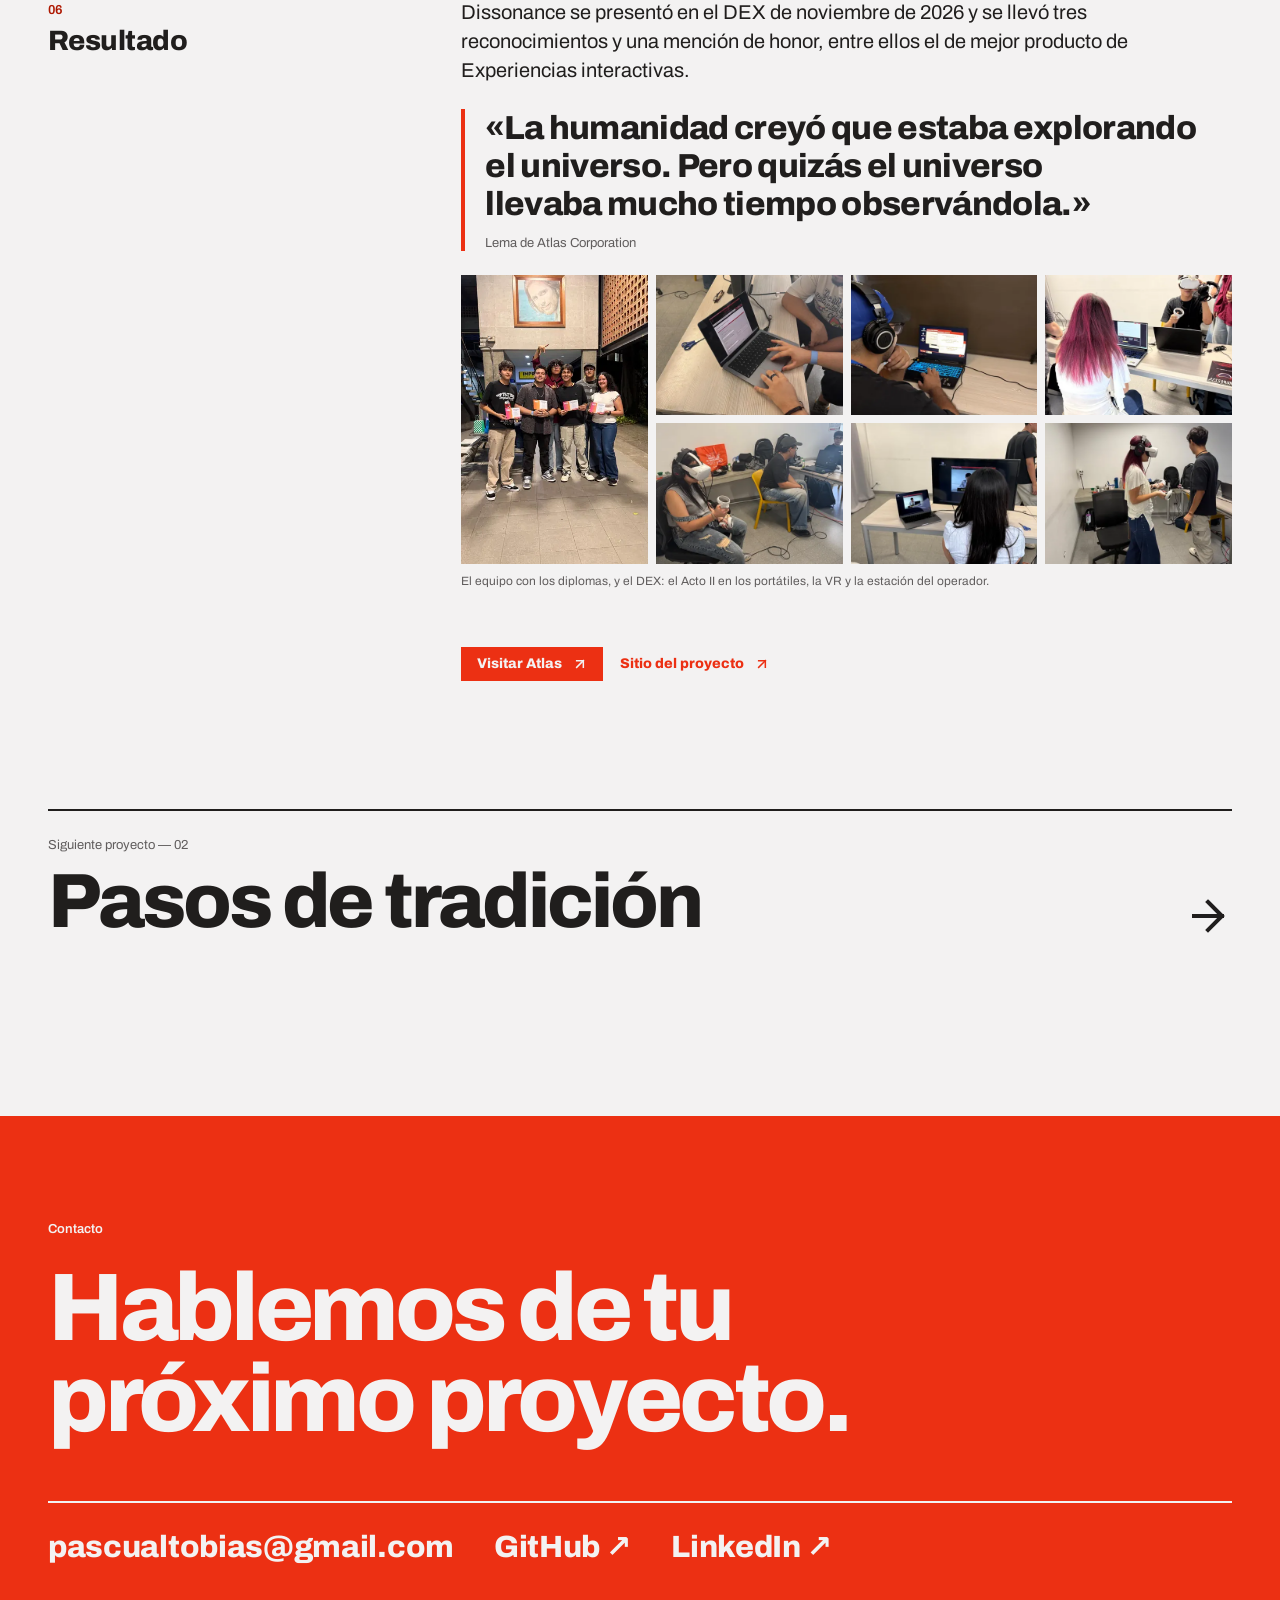
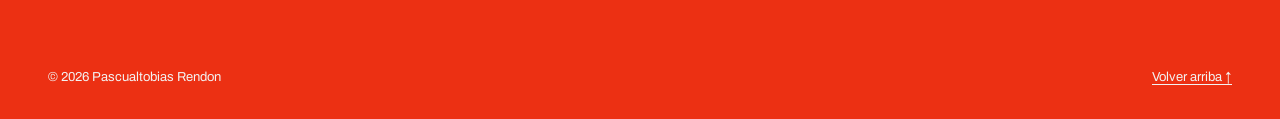
<file: proyectos/dissonance.html>
<!doctype html>
<html lang="es">
<head>
  <meta charset="utf-8">
  <meta name="viewport" content="width=device-width, initial-scale=1">
  <title>Dissonance — Pascualtobias Rendon</title>
  <meta name="description" content="Dissonance: experiencia de terror cósmico en tres actos. Diseñé y desarrollé el Acto II, el sitio ficticio de Atlas Corporation. Mejor producto de Experiencias interactivas en el DEX 2026.">
  <meta property="og:type" content="article">
  <meta property="og:title" content="Dissonance — Pascualtobias Rendon">
  <meta property="og:description" content="El sitio de Atlas Corporation: un terminal de 1983 donde una empresa espacial recluta civiles, y nada termina de cuadrar. Desarrollo web e interacción narrativa.">
  <meta name="theme-color" content="#f3f2f2">

  <link rel="icon" href="../assets/img/favicon.svg" type="image/svg+xml">
  <link rel="preconnect" href="https://fonts.googleapis.com">
  <link rel="preconnect" href="https://fonts.gstatic.com" crossorigin>
  <link rel="stylesheet" href="https://fonts.googleapis.com/css2?family=Archivo:wght@400;600;800&display=swap">
  <link rel="stylesheet" href="../assets/css/styles.css?v=8">
  <script src="../assets/js/main.js?v=4" defer></script>
</head>

<body>
  <a class="skip-link" href="#contenido">Saltar al contenido</a>

  <header class="site-header">
    <div class="wrap site-header__inner">
      <a class="brand" href="../index.html">Pascualtobias Rendon</a>
      <nav class="site-nav" aria-label="Navegación principal">
        <ul>
          <li><a href="../index.html#proyectos" aria-current="true">Proyectos</a></li>
          <li><a href="../sobre-mi.html">Sobre mí</a></li>
          <li><a href="#contacto">Contacto</a></li>
        </ul>
      </nav>
    </div>
  </header>

  <!-- Fuentes: sitio del equipo (valengp2006.github.io/Dissonance), el sitio de Atlas y su README,
       el FigJam del equipo y los diplomas del DEX. Capturas de Atlas: assets/img/dissonance. -->
  <main id="contenido" class="wrap">
    <div class="case-bar">
      <a class="btn btn-ghost" href="../index.html#proyectos">
        <svg width="16" height="16" viewBox="0 0 24 24" fill="none" stroke="currentColor" stroke-width="2.25" stroke-linecap="square" aria-hidden="true"><path d="m12 19-7-7 7-7"/><path d="M19 12H5"/></svg>
        Todos los proyectos
      </a>
      <span class="case-bar__count">Proyecto 01 / 04</span>
    </div>

    <header class="case-head">
      <span class="tag tag-accent">Narrativa interactiva · Desarrollo web</span>
      <h1 style="view-transition-name: title-dissonance">Dissonance</h1>
      <p class="case-head__lead">
        Una experiencia de terror cósmico en tres actos: video interactivo, sitio web y realidad virtual cooperativa.
        Yo construí el Acto II, el sitio de Atlas Corporation: una empresa espacial ficticia que el participante
        investiga antes de la misión, y en la que nada termina de cuadrar.
      </p>
      <div class="case-links">
        <a class="btn btn-primary" href="https://pascual890.github.io/PaginaTaller6/" target="_blank" rel="noopener">
          Visitar Atlas
          <svg width="16" height="16" viewBox="0 0 24 24" fill="none" stroke="currentColor" stroke-width="2.25" stroke-linecap="square" aria-hidden="true"><path d="M7 7h10v10"/><path d="M7 17 17 7"/></svg>
        </a>
        <a class="btn btn-ghost" href="https://valengp2006.github.io/Dissonance/" target="_blank" rel="noopener">
          Sitio del proyecto
          <svg width="16" height="16" viewBox="0 0 24 24" fill="none" stroke="currentColor" stroke-width="2.25" stroke-linecap="square" aria-hidden="true"><path d="M7 7h10v10"/><path d="M7 17 17 7"/></svg>
        </a>
      </div>
    </header>

    <section class="awards" aria-labelledby="premios">
      <h2 class="eyebrow" id="premios">DEX · Muestra de Ingeniería en Diseño de Entretenimiento Digital, UPB · 10 nov 2026</h2>
      <!-- Cada diploma abre en grande. Fotos: _material/dissonance/Menciones de honor taller 6.pdf -->
      <ol class="awards__list">
        <li>
          <a class="awards__medal media" href="../assets/img/dissonance/premio-mejor-producto.webp" target="_blank" rel="noopener" style="--ratio: 3 / 2">
            <img src="../assets/img/dissonance/premio-mejor-producto-sm.webp" alt="Diploma del DEX para Dissonance: reconocimiento a mejor producto, Experiencias interactivas">
          </a>
          <span class="awards__kind">Reconocimiento</span><strong>Mejor producto: Experiencias interactivas</strong>
        </li>
        <li>
          <a class="awards__medal media" href="../assets/img/dissonance/premio-interaccion.webp" target="_blank" rel="noopener" style="--ratio: 3 / 2">
            <img src="../assets/img/dissonance/premio-interaccion-sm.webp" alt="Diploma del DEX para Dissonance: reconocimiento a mejor interacción jugador-entorno">
          </a>
          <span class="awards__kind">Reconocimiento</span><strong>Mejor interacción jugador-entorno</strong>
        </li>
        <li>
          <a class="awards__medal media" href="../assets/img/dissonance/premio-estilo-visual.webp" target="_blank" rel="noopener" style="--ratio: 3 / 2">
            <img src="../assets/img/dissonance/premio-estilo-visual-sm.webp" alt="Diploma del DEX para Dissonance: reconocimiento al estilo visual más original">
          </a>
          <span class="awards__kind">Reconocimiento</span><strong>Estilo visual más original</strong>
        </li>
        <li>
          <a class="awards__medal media" href="../assets/img/dissonance/premio-mencion-taller6.webp" target="_blank" rel="noopener" style="--ratio: 3 / 2">
            <img src="../assets/img/dissonance/premio-mencion-taller6-sm.webp" alt="Diploma del DEX para Dissonance: mención de honor, Taller 6 Experiencias interactivas">
          </a>
          <span class="awards__kind">Mención de honor</span><strong>Taller 6: Experiencias interactivas</strong>
        </li>
      </ol>
    </section>

    <dl class="case-meta">
      <div><dt class="eyebrow">Mi rol</dt><dd>Desarrollo web del Acto II · concepto y narrativa en equipo</dd></div>
      <div><dt class="eyebrow">Año</dt><dd>2026</dd></div>
      <div><dt class="eyebrow">Plataforma</dt><dd>Web (PC)</dd></div>
      <div><dt class="eyebrow">Herramientas</dt><dd>HTML · CSS · JavaScript · Figma</dd></div>
      <div><dt class="eyebrow">Equipo</dt><dd>6 estudiantes · 3 actos</dd></div>
    </dl>

    <div class="media" style="view-transition-name: cover-dissonance">
      <img src="../assets/img/dissonance/portada.webp" alt="Inicio del sitio de Atlas Corporation: cabecera roja y negra de 1983 y una foto de la sede de la empresa">
    </div>

    <!-- 01 · EL PROYECTO -->
    <section class="block" aria-labelledby="proyecto">
      <div class="block__head">
        <span class="num">01</span>
        <h2 id="proyecto">El proyecto</h2>
      </div>
      <div class="block__body">
        <p>
          El participante cree que se está postulando a una misión espacial. A medida que decide, investiga y coopera,
          aparecen contradicciones que debilitan su confianza en la organización, en la información y en su propia percepción.
        </p>
        <ol class="acts">
          <li>
            <span class="acts__num">I</span>
            <strong class="acts__verb">Decidir</strong>
            <span class="acts__medium">Video interactivo</span>
            <p>Un comunicado de Atlas presenta la misión y le pide decisiones al espectador.</p>
          </li>
          <li>
            <span class="acts__num">II</span>
            <strong class="acts__verb">Buscar</strong>
            <span class="acts__medium">Sitio web</span>
            <p>El participante investiga la empresa por su cuenta. Cuanto más lee, menos encaja.</p>
          </li>
          <li>
            <span class="acts__num">III</span>
            <strong class="acts__verb">Sobrevivir</strong>
            <span class="acts__medium">VR + estación en PC</span>
            <p>Un astronauta y un operador en tierra ven cosas distintas y tienen que cooperar.</p>
          </li>
        </ol>
        <blockquote class="quote">
          «¿Cuántas veces podemos mirar al universo antes de que el universo empiece a vernos a nosotros?»
          <cite>Dissonance</cite>
        </blockquote>
        <p>
          El nombre viene de esa grieta entre lo que dice la versión oficial y lo que se observa. La tensión crece poco a poco,
          con información incompleta y contradicciones, sin sustos ni violencia explícita.
        </p>
      </div>
    </section>

    <!-- 02 · MI ROL -->
    <section class="block" aria-labelledby="rol">
      <div class="block__head">
        <span class="num">02</span>
        <h2 id="rol">Mi rol</h2>
      </div>
      <div class="block__body">
        <p>El sitio de Atlas es mío de punta a punta. El resto de la experiencia la pensamos entre los seis.</p>
        <ul class="bullets">
          <li><span><strong>Diseño y desarrollo del sitio.</strong> Lo construí en HTML, CSS y JavaScript, sin librerías: la interfaz de terminal, el recorrido, los secretos y el sonido.</span></li>
          <li><span><strong>Iteración con pruebas.</strong> Lo reescribí con lo que vimos en las pruebas con usuarios, hasta dejarlo como el paso entre el video y la experiencia VR/PC.</span></li>
          <li><span><strong>Concepto, narrativa y estética.</strong> Participé con el equipo en las decisiones de concepto, historia y estilo visual de toda la experiencia.</span></li>
        </ul>
        <p class="block__note">
          El resto del equipo llevó la dirección creativa, el diseño de experiencia, el diseño visual, el diseño sonoro y el desarrollo VR.
          <a href="https://valengp2006.github.io/Dissonance/paginas/equipo.html" target="_blank" rel="noopener">Ver el equipo ↗</a>
        </p>
      </div>
    </section>

    <!-- 03 · INVESTIGACIÓN -->
    <section class="block" aria-labelledby="investigacion">
      <div class="block__head">
        <span class="num">03</span>
        <h2 id="investigacion">Investigación</h2>
      </div>
      <div class="block__body">
        <p>Antes de diseñar, el equipo investigó qué es lo que asusta del espacio.</p>
        <dl class="stats">
          <div><dt>39</dt><dd>respuestas de encuesta</dd></div>
          <div><dt>11</dt><dd>entrevistas</dd></div>
          <div><dt>76,9 %</dt><dd>marcó «sentirse observado» como fuente de miedo, la primera de la lista</dd></div>
        </dl>
        <p>
          El miedo no venía del peligro sino de la incertidumbre. En el sitio, Atlas también observa al visitante:
          cuenta sus intentos de acceso y le pregunta si escucha algún sonido.
        </p>
        <figure>
          <div class="media" style="--ratio: 1600 / 865">
            <img src="../assets/img/dissonance/journey-map.webp" alt="Mapa del recorrido del participante en FigJam: cinco etapas con notas sobre acciones, objetivos, emociones, problemas y oportunidades" loading="lazy">
          </div>
          <figcaption class="media-caption">
            Mapa del recorrido del participante, hecho por el equipo en FigJam. Un problema que detectamos ahí: los secretos de la web estaban
            tan escondidos que podía leerse como un sitio corporativo aburrido.
          </figcaption>
        </figure>
      </div>
    </section>

    <!-- 04 · ATLAS -->
    <section class="block" aria-labelledby="atlas">
      <div class="block__head">
        <span class="num">04</span>
        <h2 id="atlas">El sitio de Atlas</h2>
      </div>
      <div class="block__body">
        <p>
          Un terminal público de 1983 donde Atlas recluta a dos civiles para una misión. Todo está escrito como lo escribiría
          la empresa; las grietas aparecen cuando el visitante mira con atención.
        </p>
        <figure>
          <div class="media">
            <video src="../assets/video/atlas-acto-ii.mp4" poster="../assets/img/dissonance/acceso.webp" autoplay muted loop playsinline preload="metadata" aria-label="Recorrido por el sitio de Atlas"></video>
          </div>
          <figcaption class="media-caption">Recorrido por el sitio: acceso, inicio y formulario de postulación. Sin sonido. Video: Dissonance.</figcaption>
        </figure>

        <ul class="cards">
          <li>
            <div class="media" style="--ratio: 4 / 3"><img src="../assets/img/dissonance/acceso.webp" alt="Pantalla de acceso de ATLAS-NET con el botón Acceder al terminal" loading="lazy"></div>
            <h3>Una interfaz de 1983</h3>
            <p>Acceso, ventanas con barra de título, barra de tareas e íconos pixelados dibujados en código.</p>
          </li>
          <li>
            <div class="media" style="--ratio: 4 / 3"><img src="../assets/img/dissonance/documentos.webp" alt="Tabla de documentos de Atlas con cinco archivos restringidos y su custodio tachado en negro" loading="lazy"></div>
            <h3>Lo tachado se filtra</h3>
            <p>Lo censurado se lee seleccionando el texto, y cada intento de abrir un archivo restringido queda registrado.</p>
          </li>
          <li>
            <div class="media" style="--ratio: 4 / 3"><img src="../assets/img/dissonance/monitor.webp" alt="Monitor solar en verde sobre negro: las lecturas pasan de nominal a no clasificado y sin respuesta" loading="lazy"></div>
            <h3>Datos que derivan</h3>
            <p>La telemetría del Sol se lee normal hasta que pasa de NOMINAL a «NO CLASIFICADO».</p>
          </li>
          <li>
            <div class="media" style="--ratio: 4 / 3"><img src="../assets/img/dissonance/ar.webp" alt="Ventana de conexión no autorizada de A.R.: «No firmen todavía»" loading="lazy"></div>
            <h3>A.R., el que filtra</h3>
            <p>Alguien toma el canal de avisos de Atlas y pide ayuda para abrir el archivo secreto.</p>
          </li>
          <li>
            <div class="media" style="--ratio: 4 / 3"><img src="../assets/img/dissonance/postulacion.webp" alt="Formulario de postulación con la elección entre astronauta y operador en tierra" loading="lazy"></div>
            <h3>Postularse</h3>
            <p>El formulario asigna el puesto para el Acto III y calcula un «Índice de Perturbación».</p>
          </li>
          <li>
            <div class="media" style="--ratio: 4 / 3"><img src="../assets/img/dissonance/memorando.webp" alt="Memorando de Atlas con el sello Seleccionado" loading="lazy" style="object-position: top"></div>
            <h3>Firmar igual</h3>
            <p>Al enviar, A.R. muestra el acta secreta. Quien firma igual recibe el memorando: seleccionado, de ahí a la VR.</p>
          </li>
        </ul>
        <p class="block__note">Todo el sonido (teclas, teletipo, pitidos y estática) se genera en vivo con Web Audio, sin un solo archivo de audio.</p>
      </div>
    </section>

    <!-- 05 · PRUEBAS E ITERACIÓN -->
    <section class="block" aria-labelledby="pruebas">
      <div class="block__head">
        <span class="num">05</span>
        <h2 id="pruebas">Pruebas e iteración</h2>
      </div>
      <div class="block__body">
        <p>Antes de probar, escribimos qué creíamos que iba a fallar en la web y cómo lo íbamos a comprobar.</p>
        <ol class="phases">
          <li>
            <span class="num">H1</span>
            <h3>Nadie entraría a la web después del video.</h3>
            <p>Prueba: al terminar el video no se les dice nada; se cuenta quién entra por su cuenta y cuánto tarda.</p>
          </li>
          <li>
            <span class="num">H2</span>
            <h3>Abandonarían la postulación por tener varios pasos.</h3>
            <p>Prueba: inscribirse pensando en voz alta; se mide quién termina sin ayuda y en qué paso se detiene.</p>
          </li>
          <li>
            <span class="num">H3</span>
            <h3>La leerían como una página informativa y no como parte de la ficción.</h3>
            <p>Prueba: tres minutos de exploración libre; se cuentan las secciones visitadas y los secretos encontrados.</p>
          </li>
        </ol>
        <p>
          En las pruebas el sitio gustaba visualmente, pero tenía demasiado contenido para lo que debía lograr: llegar al formulario
          tomaba unos 4 minutos. Así que lo recorté. Quité partes, junté secciones y lo convertí en un recorrido de 2 a 3 minutos
          entre el video inicial y la experiencia VR/PC.
        </p>
        <ul class="bullets">
          <li><span><strong>El menú pasó a ser el procedimiento.</strong> De 7 secciones a 4 botones en orden: Inicio, Misión, Documentos y Postulación. La página actual va en rojo y las vistas llevan ✓.</span></li>
          <li><span><strong>Menos texto.</strong> La misión se lee en tres datos y dos puestos; lo demás quedó plegado en una «letra chica» opcional.</span></li>
          <li><span><strong>Un formulario que se entiende.</strong> Con el nombre arriba no quedaba claro si iban uno o dos nombres, así que la primera pregunta pasó a ser si se postulan solos o en pareja.</span></li>
          <li><span><strong>La verdad, obligatoria.</strong> Los secretos siguen siendo para curiosos, pero el acta llega a todos al enviar el formulario: nadie se pierde el giro de la historia.</span></li>
        </ul>
        <figure>
          <div class="media" style="--ratio: 1100 / 355">
            <img src="../assets/img/dissonance/mision.webp" alt="Página Misión y puestos de Atlas: tres recuadros con qué, cuándo y quiénes, y debajo los dos puestos" loading="lazy">
          </div>
          <figcaption class="media-caption">Misión y puestos en la versión final: lo esencial en tres datos (qué, cuándo, quiénes) antes de los dos puestos.</figcaption>
        </figure>

        <figure>
          <div class="compare">
            <div class="compare__col">
              <p class="compare__label"><span class="eyebrow">Antes</span> Primera versión</p>
              <div class="media" style="--ratio: 720 / 2465">
                <img src="../assets/img/dissonance/inicio-v1.webp" alt="Página de inicio de la primera versión de Atlas, larga y con mucho texto" loading="lazy">
              </div>
              <p class="compare__data">7 secciones · unas 4.800 palabras en todo el sitio</p>
            </div>
            <div class="compare__col">
              <p class="compare__label"><span class="eyebrow">Después</span> Versión final</p>
              <div class="media" style="--ratio: 720 / 1367">
                <img src="../assets/img/dissonance/inicio-final.webp" alt="Página de inicio de la versión final de Atlas, más corta" loading="lazy">
              </div>
              <p class="compare__data">4 pasos · unas 2.700 palabras (−44 %)</p>
            </div>
          </div>
          <figcaption class="media-caption">
            La página de inicio, a la misma escala.
            <a href="https://pascual890.github.io/PaginaTaller6/v1/" target="_blank" rel="noopener">Ver la primera versión ↗</a>
          </figcaption>
        </figure>

        <div class="versus">
          <div>
            <span class="eyebrow">Se queda</span>
            <h3>Disonancia intencional</h3>
            <p>Información contradictoria, una percepción que se rompe. Es la historia.</p>
          </div>
          <div>
            <span class="eyebrow">Se corrige</span>
            <h3>Fricción de usabilidad</h3>
            <p>No saber qué botón tocar ni qué hacer. No suma al miedo, solo estorba.</p>
          </div>
        </div>
        <p class="block__note">La regla que salió de las pruebas: el participante puede dudar de Atlas, pero nunca de la interfaz.</p>
      </div>
    </section>

    <!-- 06 · RESULTADO -->
    <section class="block" aria-labelledby="resultado">
      <div class="block__head">
        <span class="num">06</span>
        <h2 id="resultado">Resultado</h2>
      </div>
      <div class="block__body">
        <p>
          Dissonance se presentó en el DEX de noviembre de 2026 y se llevó tres reconocimientos y una mención de honor,
          entre ellos el de mejor producto de Experiencias interactivas.
        </p>
        <blockquote class="quote">
          «La humanidad creyó que estaba explorando el universo. Pero quizás el universo llevaba mucho tiempo observándola.»
          <cite>Lema de Atlas Corporation</cite>
        </blockquote>
        <figure>
          <ul class="gallery">
          <li><a href="../assets/img/dex/equipo.webp" target="_blank" rel="noopener"><img src="../assets/img/dex/equipo-sm.webp" alt="El equipo de Dissonance con los cuatro diplomas del DEX" loading="lazy"></a></li>
          <li><a href="../assets/img/dex/atlas-portatil.webp" target="_blank" rel="noopener"><img src="../assets/img/dex/atlas-portatil-sm.webp" alt="Manos de un visitante navegando el sitio de Atlas en un portátil" loading="lazy"></a></li>
          <li><a href="../assets/img/dex/atlas-audifonos.webp" target="_blank" rel="noopener"><img src="../assets/img/dex/atlas-audifonos-sm.webp" alt="Visitante con audífonos explorando el sitio de Atlas" loading="lazy"></a></li>
          <li><a href="../assets/img/dex/stand.webp" target="_blank" rel="noopener"><img src="../assets/img/dex/stand-sm.webp" alt="El puesto de Dissonance en el DEX, con una persona en VR y el cartel del proyecto" loading="lazy"></a></li>
          <li><a href="../assets/img/dex/vr-jugadora.webp" target="_blank" rel="noopener"><img src="../assets/img/dex/vr-jugadora-sm.webp" alt="Participante con el visor de VR en el Acto III" loading="lazy"></a></li>
          <li><a href="../assets/img/dex/acto-i.webp" target="_blank" rel="noopener"><img src="../assets/img/dex/acto-i-sm.webp" alt="Visitante viendo el video interactivo del Acto I" loading="lazy"></a></li>
          <li><a href="../assets/img/dex/vr-operador.webp" target="_blank" rel="noopener"><img src="../assets/img/dex/vr-operador-sm.webp" alt="Participante en VR junto a la estación del operador en PC" loading="lazy"></a></li>
          </ul>
          <figcaption class="media-caption">El equipo con los diplomas, y el DEX: el Acto II en los portátiles, la VR y la estación del operador.</figcaption>
        </figure>
        <div class="case-links">
          <a class="btn btn-primary" href="https://pascual890.github.io/PaginaTaller6/" target="_blank" rel="noopener">
            Visitar Atlas
            <svg width="16" height="16" viewBox="0 0 24 24" fill="none" stroke="currentColor" stroke-width="2.25" stroke-linecap="square" aria-hidden="true"><path d="M7 7h10v10"/><path d="M7 17 17 7"/></svg>
          </a>
          <a class="btn btn-ghost" href="https://valengp2006.github.io/Dissonance/" target="_blank" rel="noopener">
            Sitio del proyecto
            <svg width="16" height="16" viewBox="0 0 24 24" fill="none" stroke="currentColor" stroke-width="2.25" stroke-linecap="square" aria-hidden="true"><path d="M7 7h10v10"/><path d="M7 17 17 7"/></svg>
          </a>
        </div>
      </div>
    </section>

    <a class="next" href="pasos-de-tradicion.html">
      <span>
        <span class="next__label">Siguiente proyecto — 02</span>
        <span class="next__title">Pasos de tradición</span>
      </span>
      <svg width="48" height="48" viewBox="0 0 24 24" fill="none" stroke="currentColor" stroke-width="2" stroke-linecap="square" aria-hidden="true"><path d="M5 12h14"/><path d="m12 5 7 7-7 7"/></svg>
    </a>
  </main>

  <!-- Contacto: correo, GitHub y LinkedIn -->
  <footer class="contact" id="contacto" aria-labelledby="contacto-title">
    <div class="wrap contact__inner">
      <p class="contact__label">Contacto</p>
      <h2 id="contacto-title">Hablemos de tu próximo proyecto.</h2>
      <div class="contact__links">
        <a href="mailto:pascualtobias@gmail.com">pascualtobias@gmail.com</a>
        <a href="https://github.com/Pascual890" target="_blank" rel="noopener">GitHub ↗</a>
        <a href="https://www.linkedin.com/in/pascualtobias-rendon-718495106" target="_blank" rel="noopener">LinkedIn ↗</a>
      </div>
      <div class="contact__foot">
        <span>© <span data-year>2026</span> Pascualtobias Rendon</span>
        <a href="#top">Volver arriba ↑</a>
      </div>
    </div>
  </footer>
</body>
</html>
</file>
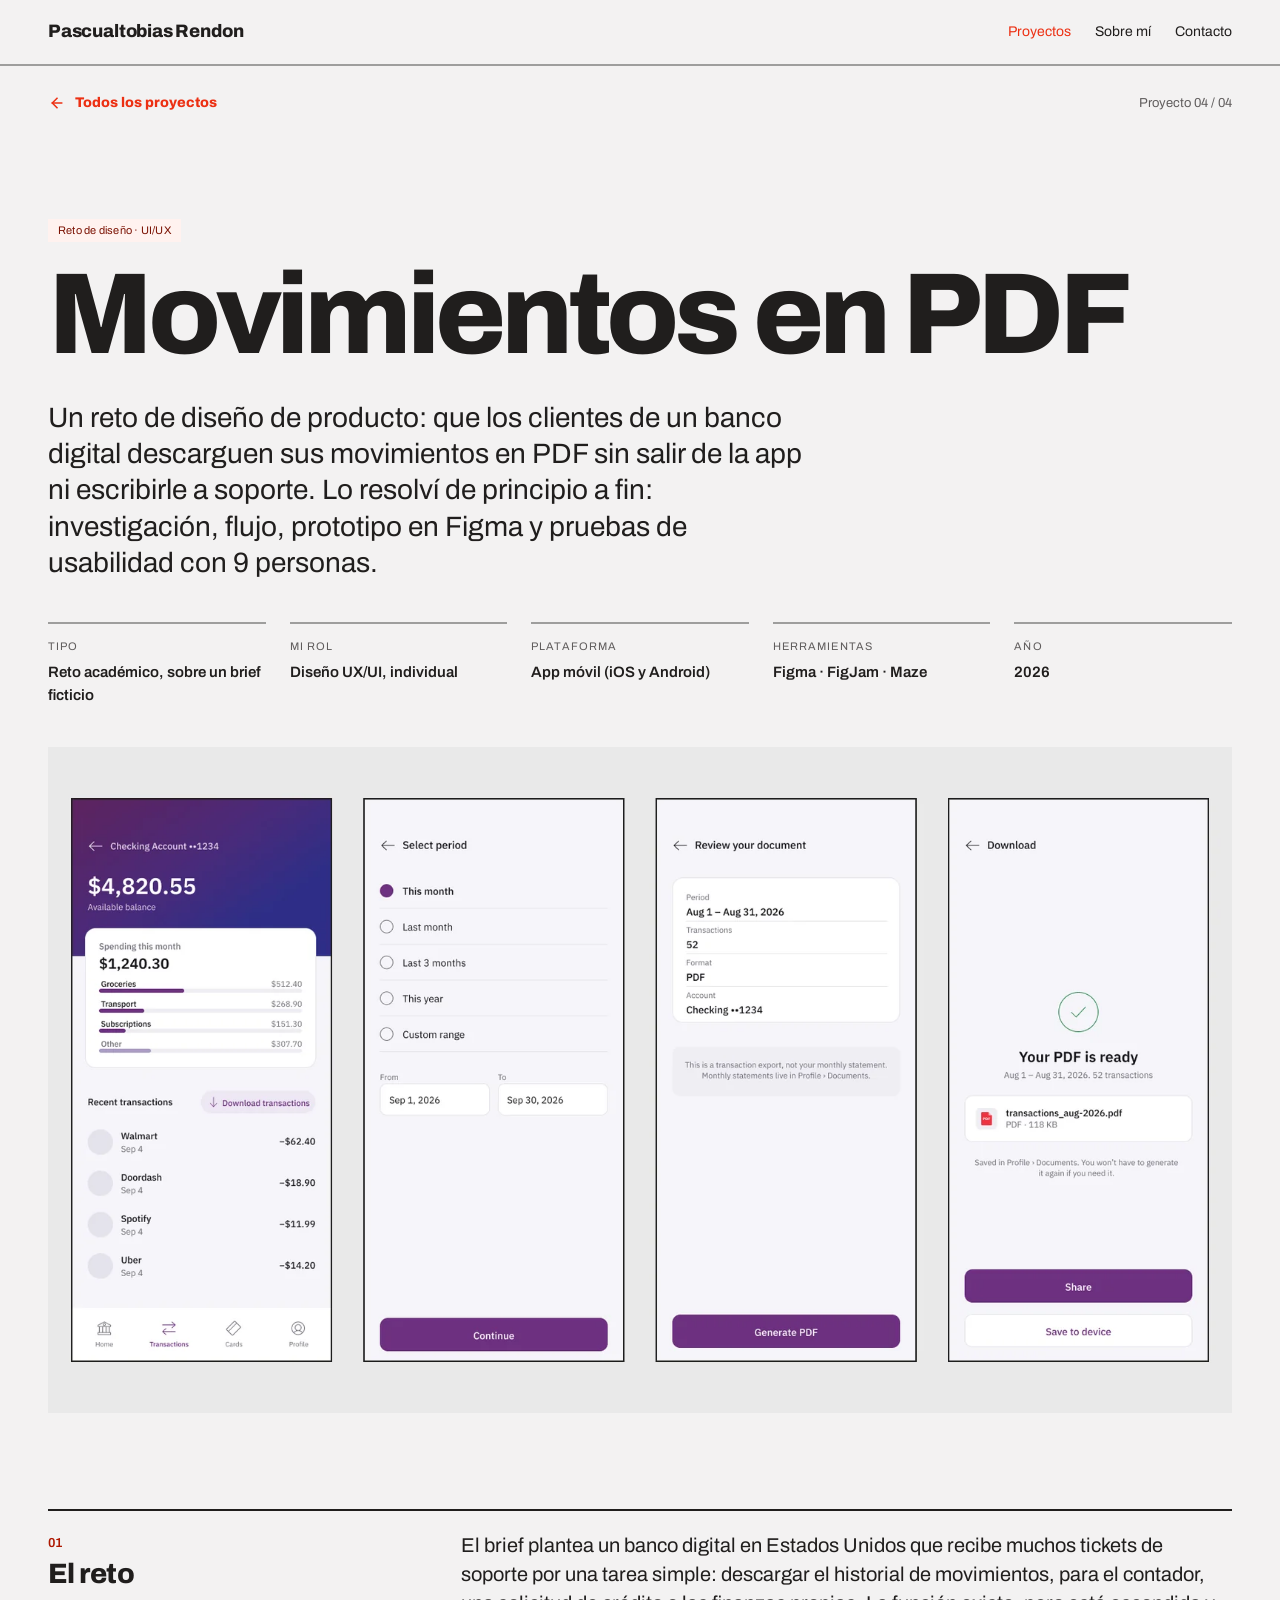
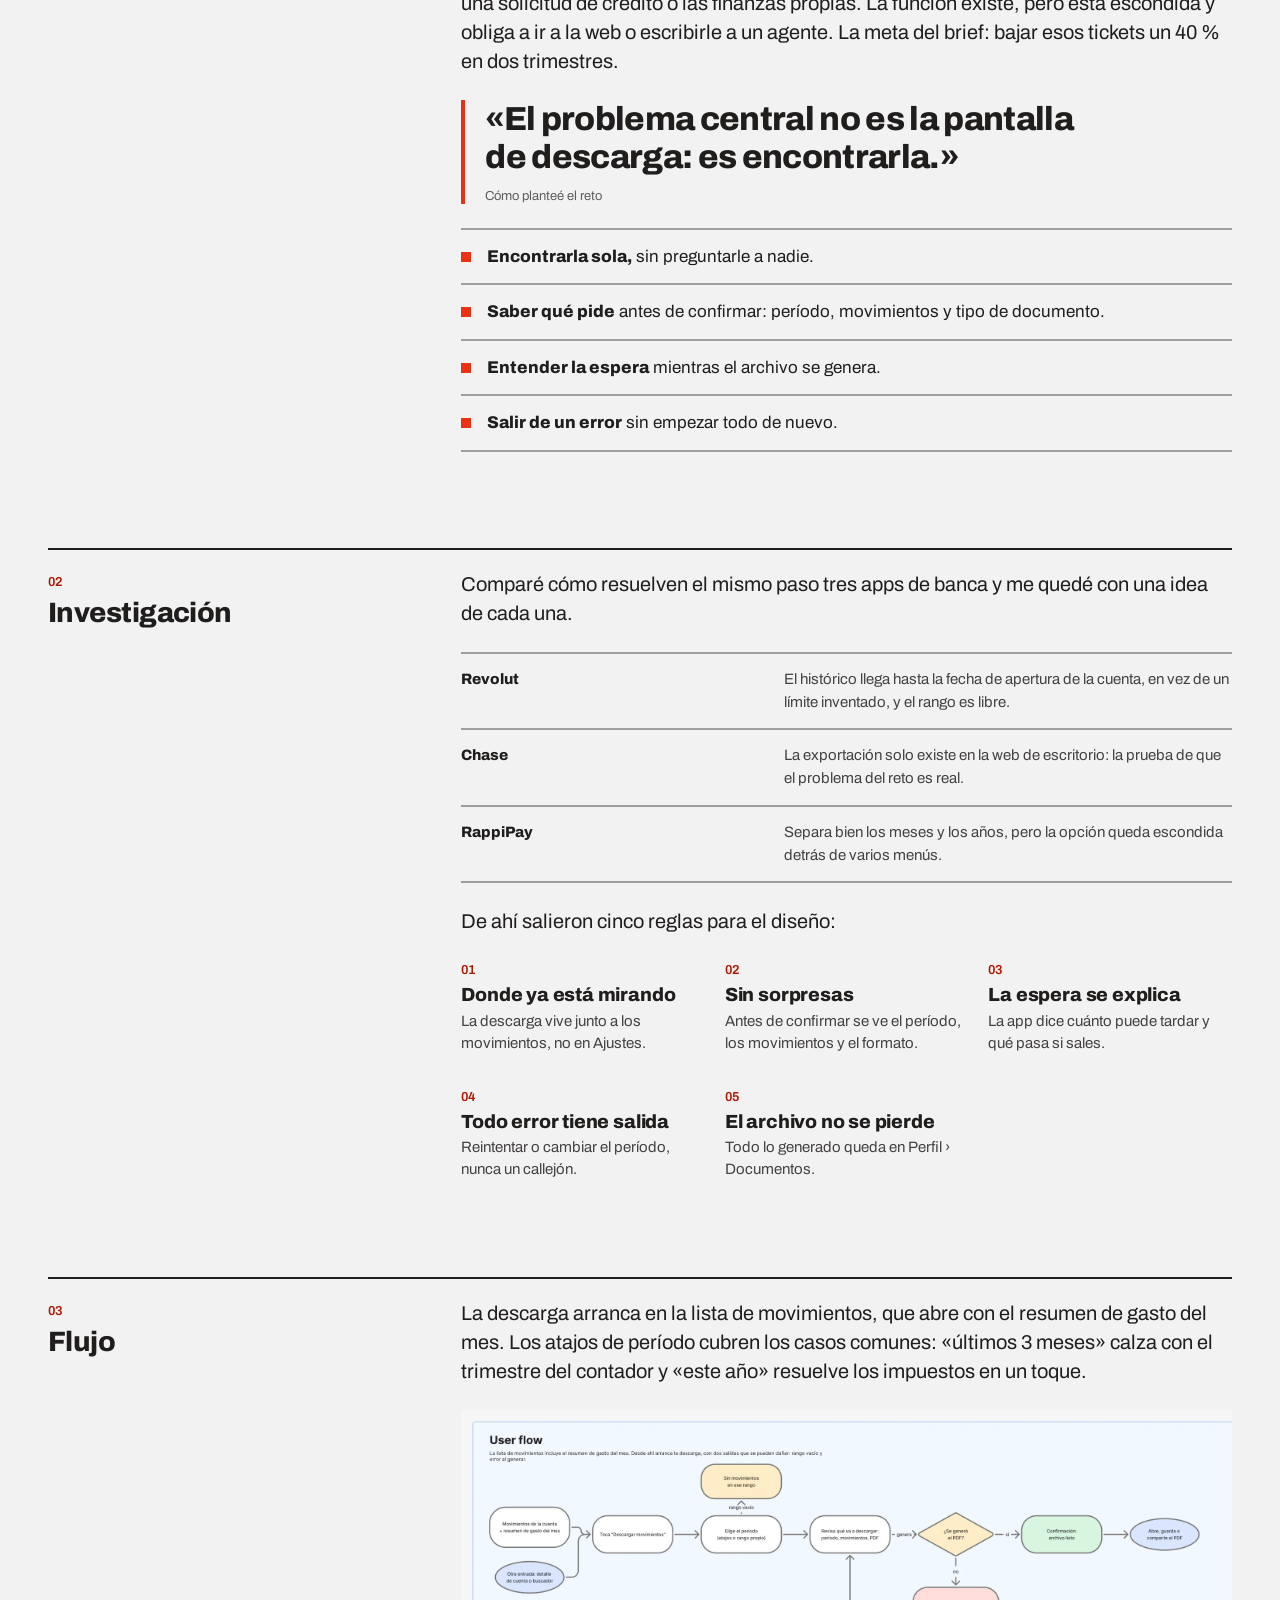
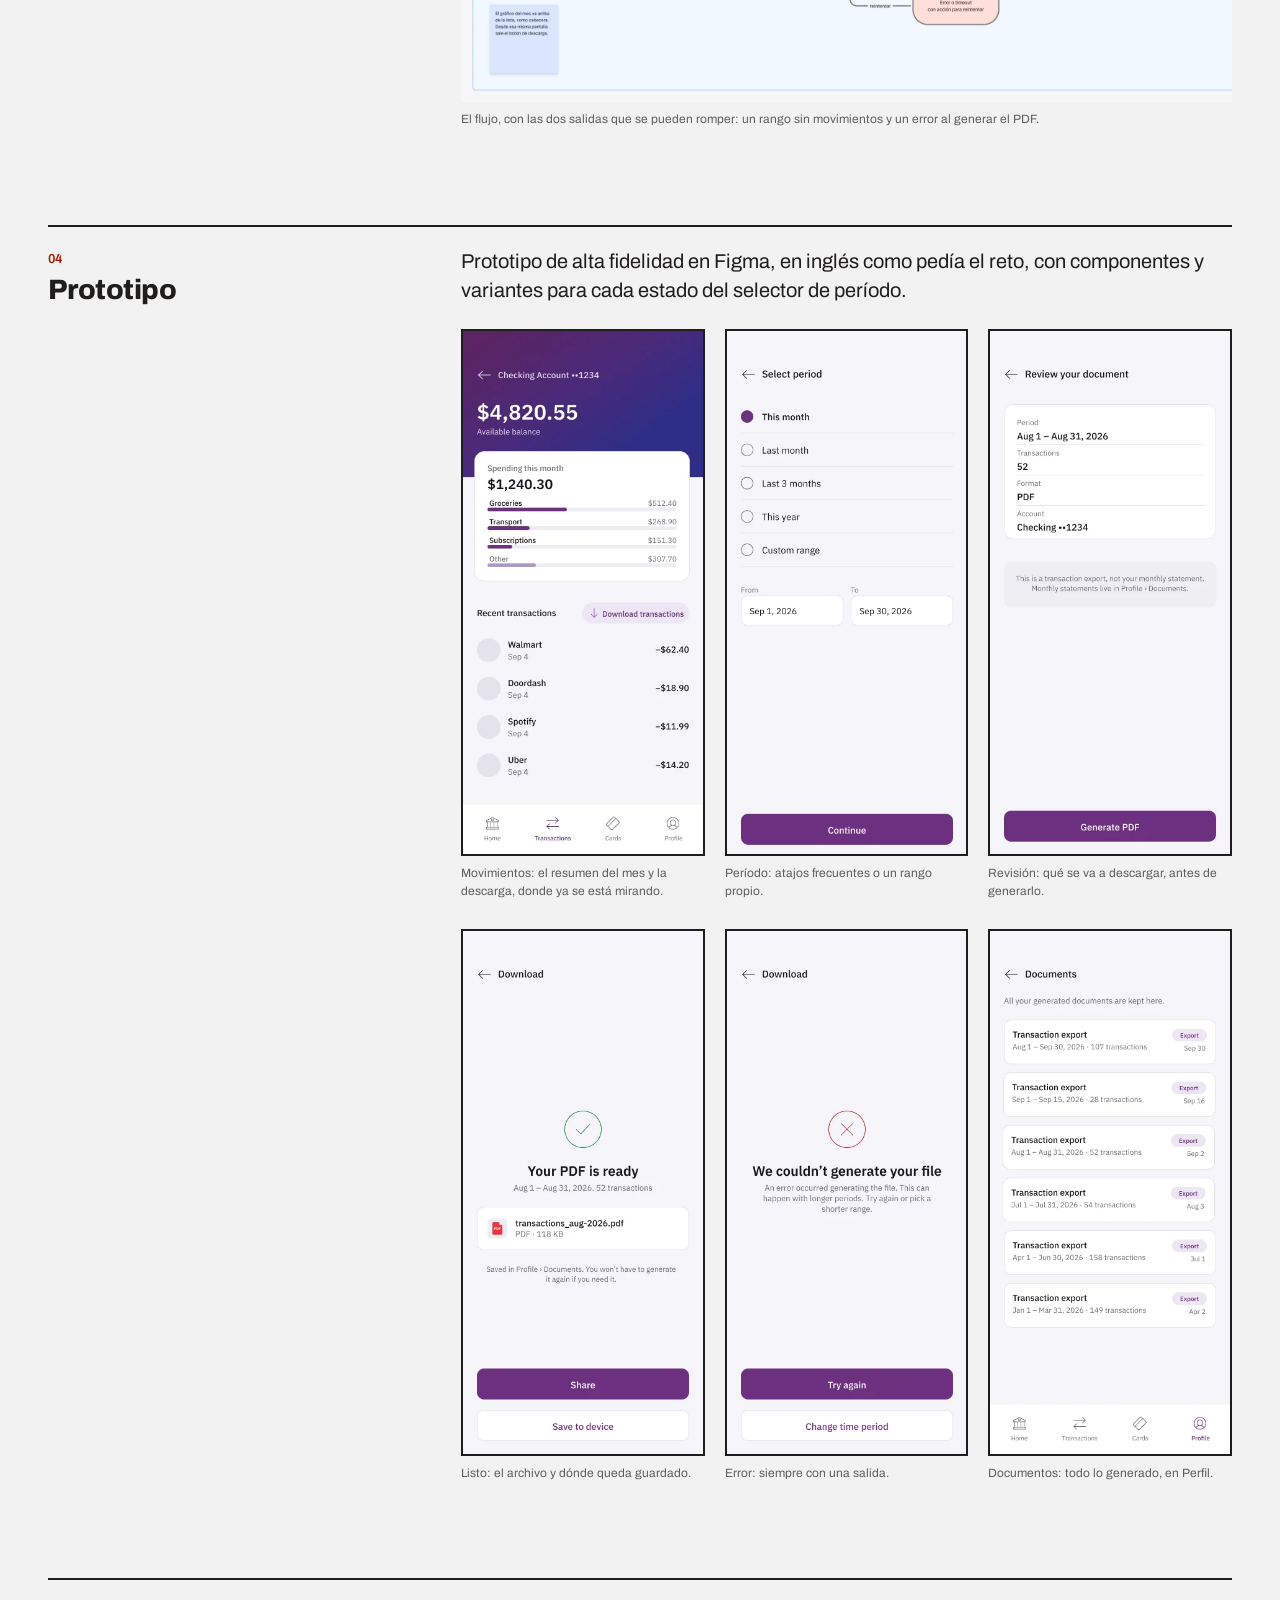
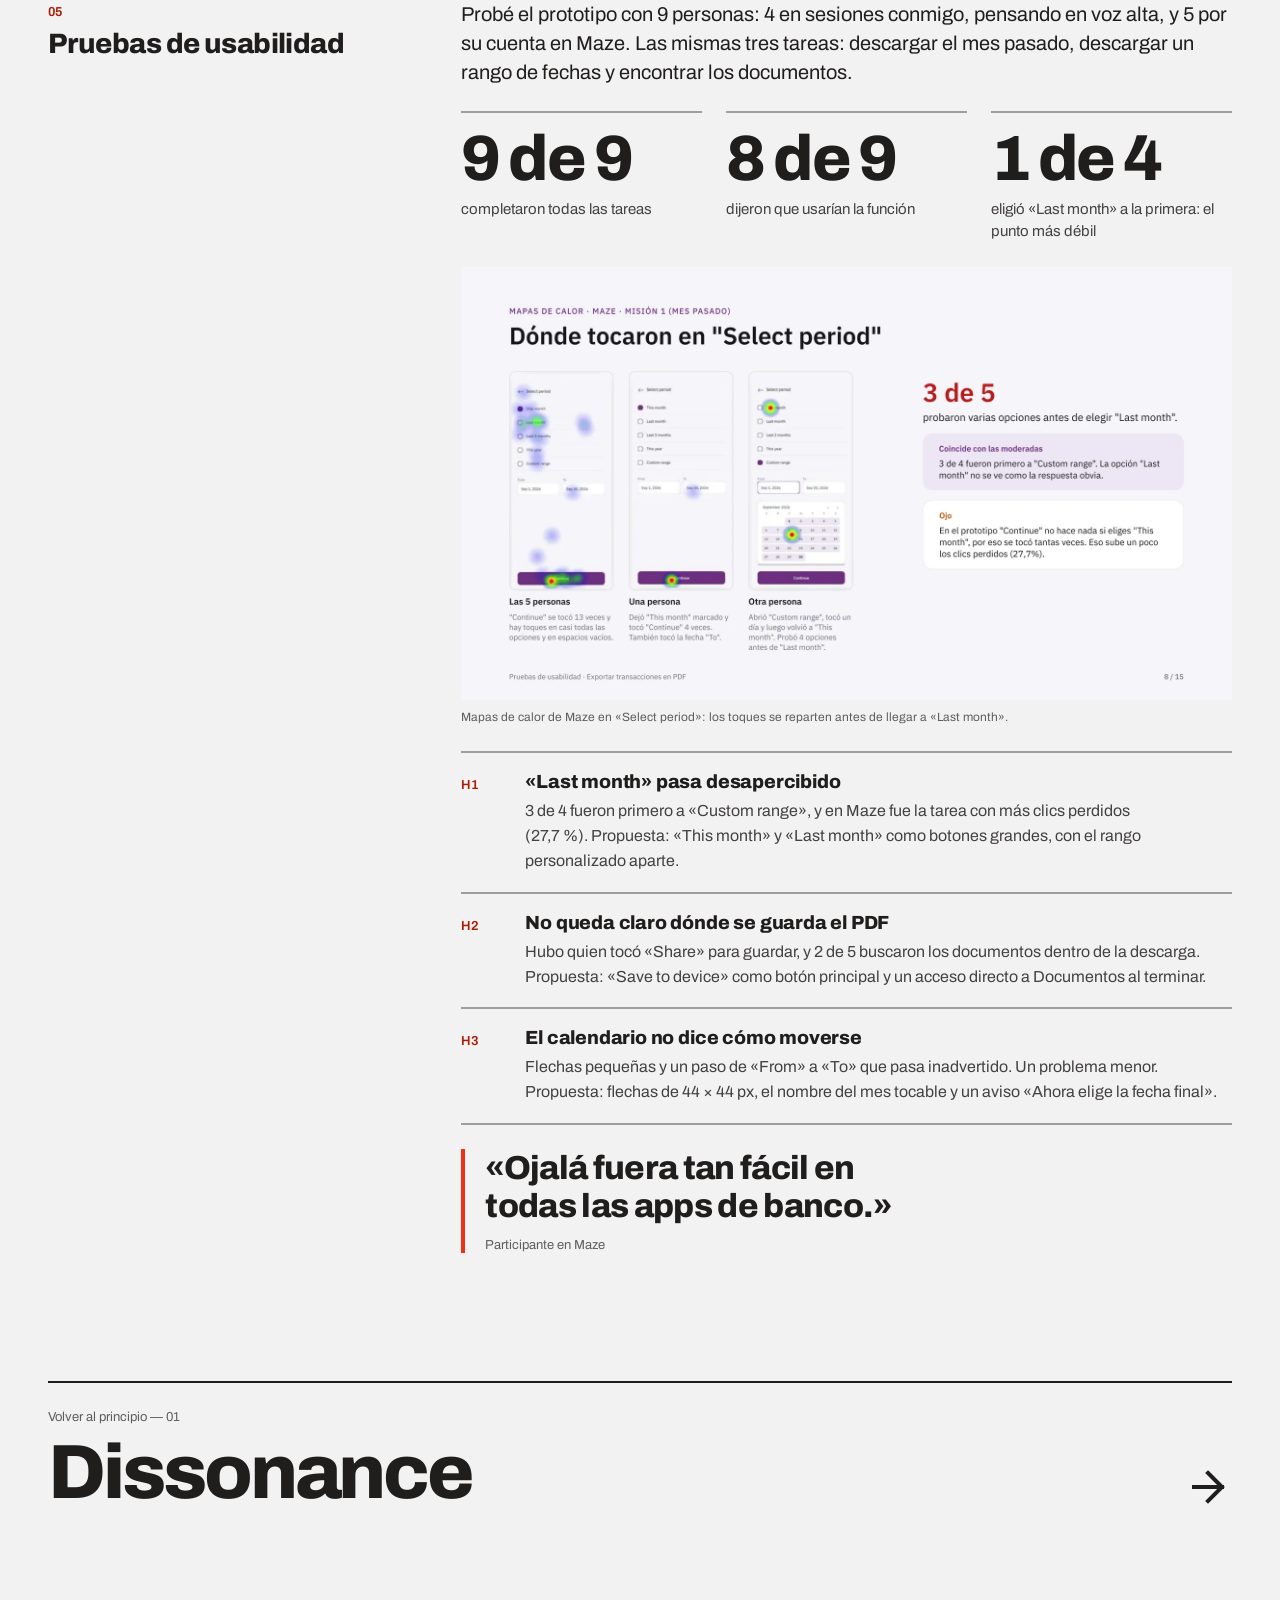
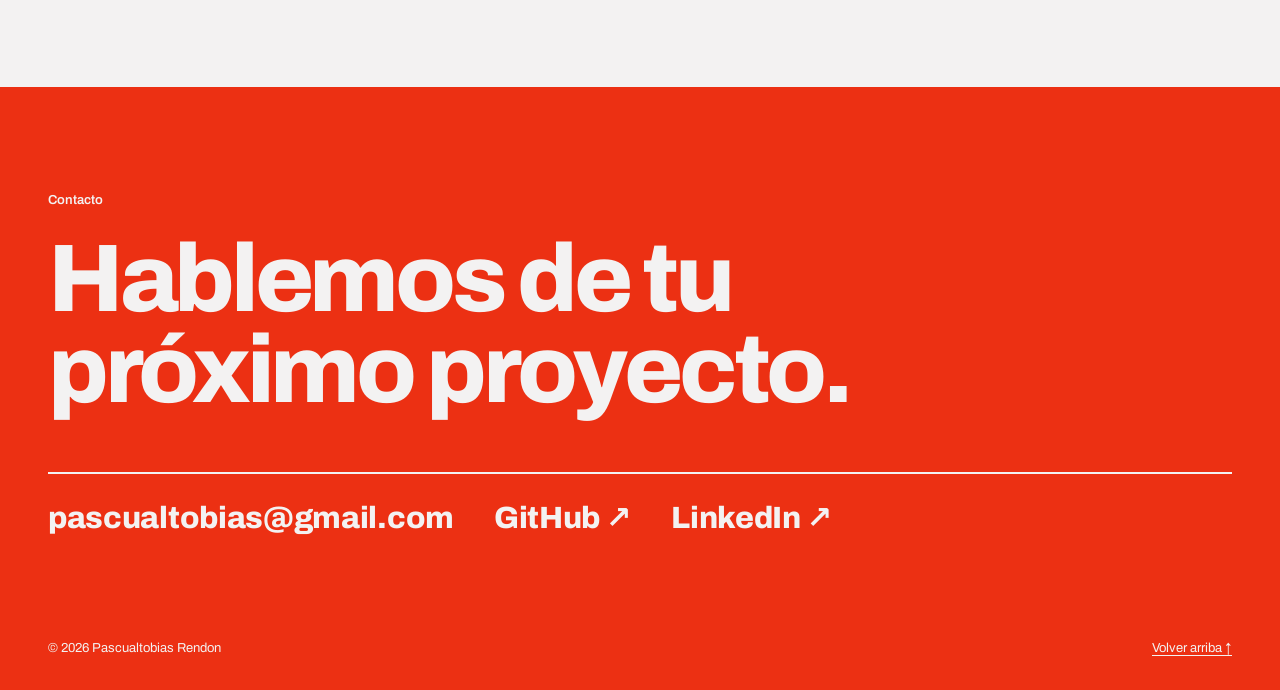
<file: proyectos/movimientos-pdf.html>
<!doctype html>
<html lang="es">
<head>
  <meta charset="utf-8">
  <meta name="viewport" content="width=device-width, initial-scale=1">
  <title>Movimientos en PDF — Pascualtobias Rendon</title>
  <meta name="description" content="Caso UI/UX: un flujo para descargar los movimientos de un banco digital en PDF sin salir de la app. Investigación, flujo, prototipo en Figma y pruebas de usabilidad con 9 personas.">
  <meta property="og:type" content="article">
  <meta property="og:title" content="Movimientos en PDF — Pascualtobias Rendon">
  <meta name="theme-color" content="#f3f2f2">

  <link rel="icon" href="../assets/img/favicon.svg" type="image/svg+xml">
  <link rel="preconnect" href="https://fonts.googleapis.com">
  <link rel="preconnect" href="https://fonts.gstatic.com" crossorigin>
  <link rel="stylesheet" href="https://fonts.googleapis.com/css2?family=Archivo:wght@400;600;800&display=swap">
  <link rel="stylesheet" href="../assets/css/styles.css?v=8">
  <script src="../assets/js/main.js?v=4" defer></script>
</head>

<body>
  <a class="skip-link" href="#contenido">Saltar al contenido</a>

  <header class="site-header">
    <div class="wrap site-header__inner">
      <a class="brand" href="../index.html">Pascualtobias Rendon</a>
      <nav class="site-nav" aria-label="Navegación principal">
        <ul>
          <li><a href="../index.html#proyectos" aria-current="true">Proyectos</a></li>
          <li><a href="../sobre-mi.html">Sobre mí</a></li>
          <li><a href="#contacto">Contacto</a></li>
        </ul>
      </nav>
    </div>
  </header>

  <!-- Fuentes: tablero de FigJam «Pascual retos» (Reto 3) y archivo de Figma «Pruebasux» (prototipo final y
       presentación de las pruebas). Imágenes: assets/img/uiux. Sin nombres de participantes. -->
  <main id="contenido" class="wrap">
    <div class="case-bar">
      <a class="btn btn-ghost" href="../index.html#proyectos">
        <svg width="16" height="16" viewBox="0 0 24 24" fill="none" stroke="currentColor" stroke-width="2.25" stroke-linecap="square" aria-hidden="true"><path d="m12 19-7-7 7-7"/><path d="M19 12H5"/></svg>
        Todos los proyectos
      </a>
      <span class="case-bar__count">Proyecto 04 / 04</span>
    </div>

    <header class="case-head">
      <span class="tag tag-accent">Reto de diseño · UI/UX</span>
      <h1 style="view-transition-name: title-movimientos-pdf">Movimientos en PDF</h1>
      <p class="case-head__lead">
        Un reto de diseño de producto: que los clientes de un banco digital descarguen sus movimientos en PDF sin salir de
        la app ni escribirle a soporte. Lo resolví de principio a fin: investigación, flujo, prototipo en Figma y pruebas de
        usabilidad con 9 personas.
      </p>
    </header>

    <dl class="case-meta">
      <div><dt class="eyebrow">Tipo</dt><dd>Reto académico, sobre un brief ficticio</dd></div>
      <div><dt class="eyebrow">Mi rol</dt><dd>Diseño UX/UI, individual</dd></div>
      <div><dt class="eyebrow">Plataforma</dt><dd>App móvil (iOS y Android)</dd></div>
      <div><dt class="eyebrow">Herramientas</dt><dd>Figma · FigJam · Maze</dd></div>
      <div><dt class="eyebrow">Año</dt><dd>2026</dd></div>
    </dl>

    <div class="media" style="view-transition-name: cover-movimientos-pdf">
      <img src="../assets/img/uiux/portada.webp" alt="Cuatro pantallas del prototipo: movimientos con resumen de gasto, selección de período, revisión del documento y PDF listo">
    </div>

    <!-- 01 · EL RETO -->
    <section class="block" aria-labelledby="reto">
      <div class="block__head">
        <span class="num">01</span>
        <h2 id="reto">El reto</h2>
      </div>
      <div class="block__body">
        <p>
          El brief plantea un banco digital en Estados Unidos que recibe muchos tickets de soporte por una tarea simple:
          descargar el historial de movimientos, para el contador, una solicitud de crédito o las finanzas propias. La función
          existe, pero está escondida y obliga a ir a la web o escribirle a un agente. La meta del brief: bajar esos tickets un
          40 % en dos trimestres.
        </p>
        <blockquote class="quote">
          «El problema central no es la pantalla de descarga: es encontrarla.»
          <cite>Cómo planteé el reto</cite>
        </blockquote>
        <ul class="bullets">
          <li><span><strong>Encontrarla sola,</strong> sin preguntarle a nadie.</span></li>
          <li><span><strong>Saber qué pide</strong> antes de confirmar: período, movimientos y tipo de documento.</span></li>
          <li><span><strong>Entender la espera</strong> mientras el archivo se genera.</span></li>
          <li><span><strong>Salir de un error</strong> sin empezar todo de nuevo.</span></li>
        </ul>
      </div>
    </section>

    <!-- 02 · INVESTIGACIÓN -->
    <section class="block" aria-labelledby="investigacion">
      <div class="block__head">
        <span class="num">02</span>
        <h2 id="investigacion">Investigación</h2>
      </div>
      <div class="block__body">
        <p>Comparé cómo resuelven el mismo paso tres apps de banca y me quedé con una idea de cada una.</p>
        <dl class="gestures">
          <div><dt>Revolut</dt><dd>El histórico llega hasta la fecha de apertura de la cuenta, en vez de un límite inventado, y el rango es libre.</dd></div>
          <div><dt>Chase</dt><dd>La exportación solo existe en la web de escritorio: la prueba de que el problema del reto es real.</dd></div>
          <div><dt>RappiPay</dt><dd>Separa bien los meses y los años, pero la opción queda escondida detrás de varios menús.</dd></div>
        </dl>
        <p>De ahí salieron cinco reglas para el diseño:</p>
        <ol class="flow">
          <li><span class="num">01</span><h3>Donde ya está mirando</h3><p>La descarga vive junto a los movimientos, no en Ajustes.</p></li>
          <li><span class="num">02</span><h3>Sin sorpresas</h3><p>Antes de confirmar se ve el período, los movimientos y el formato.</p></li>
          <li><span class="num">03</span><h3>La espera se explica</h3><p>La app dice cuánto puede tardar y qué pasa si sales.</p></li>
          <li><span class="num">04</span><h3>Todo error tiene salida</h3><p>Reintentar o cambiar el período, nunca un callejón.</p></li>
          <li><span class="num">05</span><h3>El archivo no se pierde</h3><p>Todo lo generado queda en Perfil › Documentos.</p></li>
        </ol>
      </div>
    </section>

    <!-- 03 · FLUJO -->
    <section class="block" aria-labelledby="flujo">
      <div class="block__head">
        <span class="num">03</span>
        <h2 id="flujo">Flujo</h2>
      </div>
      <div class="block__body">
        <p>
          La descarga arranca en la lista de movimientos, que abre con el resumen de gasto del mes. Los atajos de período
          cubren los casos comunes: «últimos 3 meses» calza con el trimestre del contador y «este año» resuelve los impuestos
          en un toque.
        </p>
        <figure>
          <div class="media" style="--ratio: 1990 / 754">
            <img src="../assets/img/uiux/flujo.webp" alt="Diagrama del flujo: movimientos, descargar, elegir período, revisar, generar el PDF y abrirlo o compartirlo, con las salidas de rango vacío y error con reintento" loading="lazy">
          </div>
          <figcaption class="media-caption">El flujo, con las dos salidas que se pueden romper: un rango sin movimientos y un error al generar el PDF.</figcaption>
        </figure>
      </div>
    </section>

    <!-- 04 · PROTOTIPO -->
    <section class="block" aria-labelledby="prototipo">
      <div class="block__head">
        <span class="num">04</span>
        <h2 id="prototipo">Prototipo</h2>
      </div>
      <div class="block__body">
        <p>Prototipo de alta fidelidad en Figma, en inglés como pedía el reto, con componentes y variantes para cada estado del selector de período.</p>
        <div class="screens">
          <figure>
            <div class="media" style="--ratio: 390 / 844"><img src="../assets/img/uiux/movimientos.webp" alt="Pantalla de movimientos con el resumen de gasto del mes y el botón Download transactions" loading="lazy"></div>
            <figcaption class="media-caption">Movimientos: el resumen del mes y la descarga, donde ya se está mirando.</figcaption>
          </figure>
          <figure>
            <div class="media" style="--ratio: 390 / 844"><img src="../assets/img/uiux/periodo.webp" alt="Pantalla Select period con cinco atajos de período y los campos From y To" loading="lazy"></div>
            <figcaption class="media-caption">Período: atajos frecuentes o un rango propio.</figcaption>
          </figure>
          <figure>
            <div class="media" style="--ratio: 390 / 844"><img src="../assets/img/uiux/revisar.webp" alt="Pantalla Review your document con período, número de movimientos, formato y cuenta" loading="lazy"></div>
            <figcaption class="media-caption">Revisión: qué se va a descargar, antes de generarlo.</figcaption>
          </figure>
          <figure>
            <div class="media" style="--ratio: 390 / 844"><img src="../assets/img/uiux/listo.webp" alt="Pantalla Your PDF is ready con el archivo y los botones Share y Save to device" loading="lazy"></div>
            <figcaption class="media-caption">Listo: el archivo y dónde queda guardado.</figcaption>
          </figure>
          <figure>
            <div class="media" style="--ratio: 390 / 844"><img src="../assets/img/uiux/error.webp" alt="Pantalla de error con los botones Try again y Change time period" loading="lazy"></div>
            <figcaption class="media-caption">Error: siempre con una salida.</figcaption>
          </figure>
          <figure>
            <div class="media" style="--ratio: 390 / 844"><img src="../assets/img/uiux/documentos.webp" alt="Pantalla Documents con la lista de exportaciones generadas" loading="lazy"></div>
            <figcaption class="media-caption">Documentos: todo lo generado, en Perfil.</figcaption>
          </figure>
        </div>
      </div>
    </section>

    <!-- 05 · PRUEBAS -->
    <section class="block" aria-labelledby="pruebas">
      <div class="block__head">
        <span class="num">05</span>
        <h2 id="pruebas">Pruebas de usabilidad</h2>
      </div>
      <div class="block__body">
        <p>
          Probé el prototipo con 9 personas: 4 en sesiones conmigo, pensando en voz alta, y 5 por su cuenta en Maze. Las mismas
          tres tareas: descargar el mes pasado, descargar un rango de fechas y encontrar los documentos.
        </p>
        <dl class="stats">
          <div><dt>9 de 9</dt><dd>completaron todas las tareas</dd></div>
          <div><dt>8 de 9</dt><dd>dijeron que usarían la función</dd></div>
          <div><dt>1 de 4</dt><dd>eligió «Last month» a la primera: el punto más débil</dd></div>
        </dl>
        <figure>
          <div class="media" style="--ratio: 16 / 9">
            <img src="../assets/img/uiux/mapa-calor.webp" alt="Mapas de calor de Maze sobre la pantalla Select period: 3 de 5 personas probaron varias opciones antes de elegir Last month" loading="lazy">
          </div>
          <figcaption class="media-caption">Mapas de calor de Maze en «Select period»: los toques se reparten antes de llegar a «Last month».</figcaption>
        </figure>
        <ol class="phases">
          <li>
            <span class="num">H1</span>
            <h3>«Last month» pasa desapercibido</h3>
            <p>3 de 4 fueron primero a «Custom range», y en Maze fue la tarea con más clics perdidos (27,7 %). Propuesta: «This month» y «Last month» como botones grandes, con el rango personalizado aparte.</p>
          </li>
          <li>
            <span class="num">H2</span>
            <h3>No queda claro dónde se guarda el PDF</h3>
            <p>Hubo quien tocó «Share» para guardar, y 2 de 5 buscaron los documentos dentro de la descarga. Propuesta: «Save to device» como botón principal y un acceso directo a Documentos al terminar.</p>
          </li>
          <li>
            <span class="num">H3</span>
            <h3>El calendario no dice cómo moverse</h3>
            <p>Flechas pequeñas y un paso de «From» a «To» que pasa inadvertido. Un problema menor. Propuesta: flechas de 44 × 44 px, el nombre del mes tocable y un aviso «Ahora elige la fecha final».</p>
          </li>
        </ol>
        <blockquote class="quote">
          «Ojalá fuera tan fácil en todas las apps de banco.»
          <cite>Participante en Maze</cite>
        </blockquote>
      </div>
    </section>

    <a class="next" href="dissonance.html">
      <span>
        <span class="next__label">Volver al principio — 01</span>
        <span class="next__title">Dissonance</span>
      </span>
      <svg width="48" height="48" viewBox="0 0 24 24" fill="none" stroke="currentColor" stroke-width="2" stroke-linecap="square" aria-hidden="true"><path d="M5 12h14"/><path d="m12 5 7 7-7 7"/></svg>
    </a>
  </main>

  <!-- Contacto: correo, GitHub y LinkedIn -->
  <footer class="contact" id="contacto" aria-labelledby="contacto-title">
    <div class="wrap contact__inner">
      <p class="contact__label">Contacto</p>
      <h2 id="contacto-title">Hablemos de tu próximo proyecto.</h2>
      <div class="contact__links">
        <a href="mailto:pascualtobias@gmail.com">pascualtobias@gmail.com</a>
        <a href="https://github.com/Pascual890" target="_blank" rel="noopener">GitHub ↗</a>
        <a href="https://www.linkedin.com/in/pascualtobias-rendon-718495106" target="_blank" rel="noopener">LinkedIn ↗</a>
      </div>
      <div class="contact__foot">
        <span>© <span data-year>2026</span> Pascualtobias Rendon</span>
        <a href="#top">Volver arriba ↑</a>
      </div>
    </div>
  </footer>
</body>
</html>
</file>
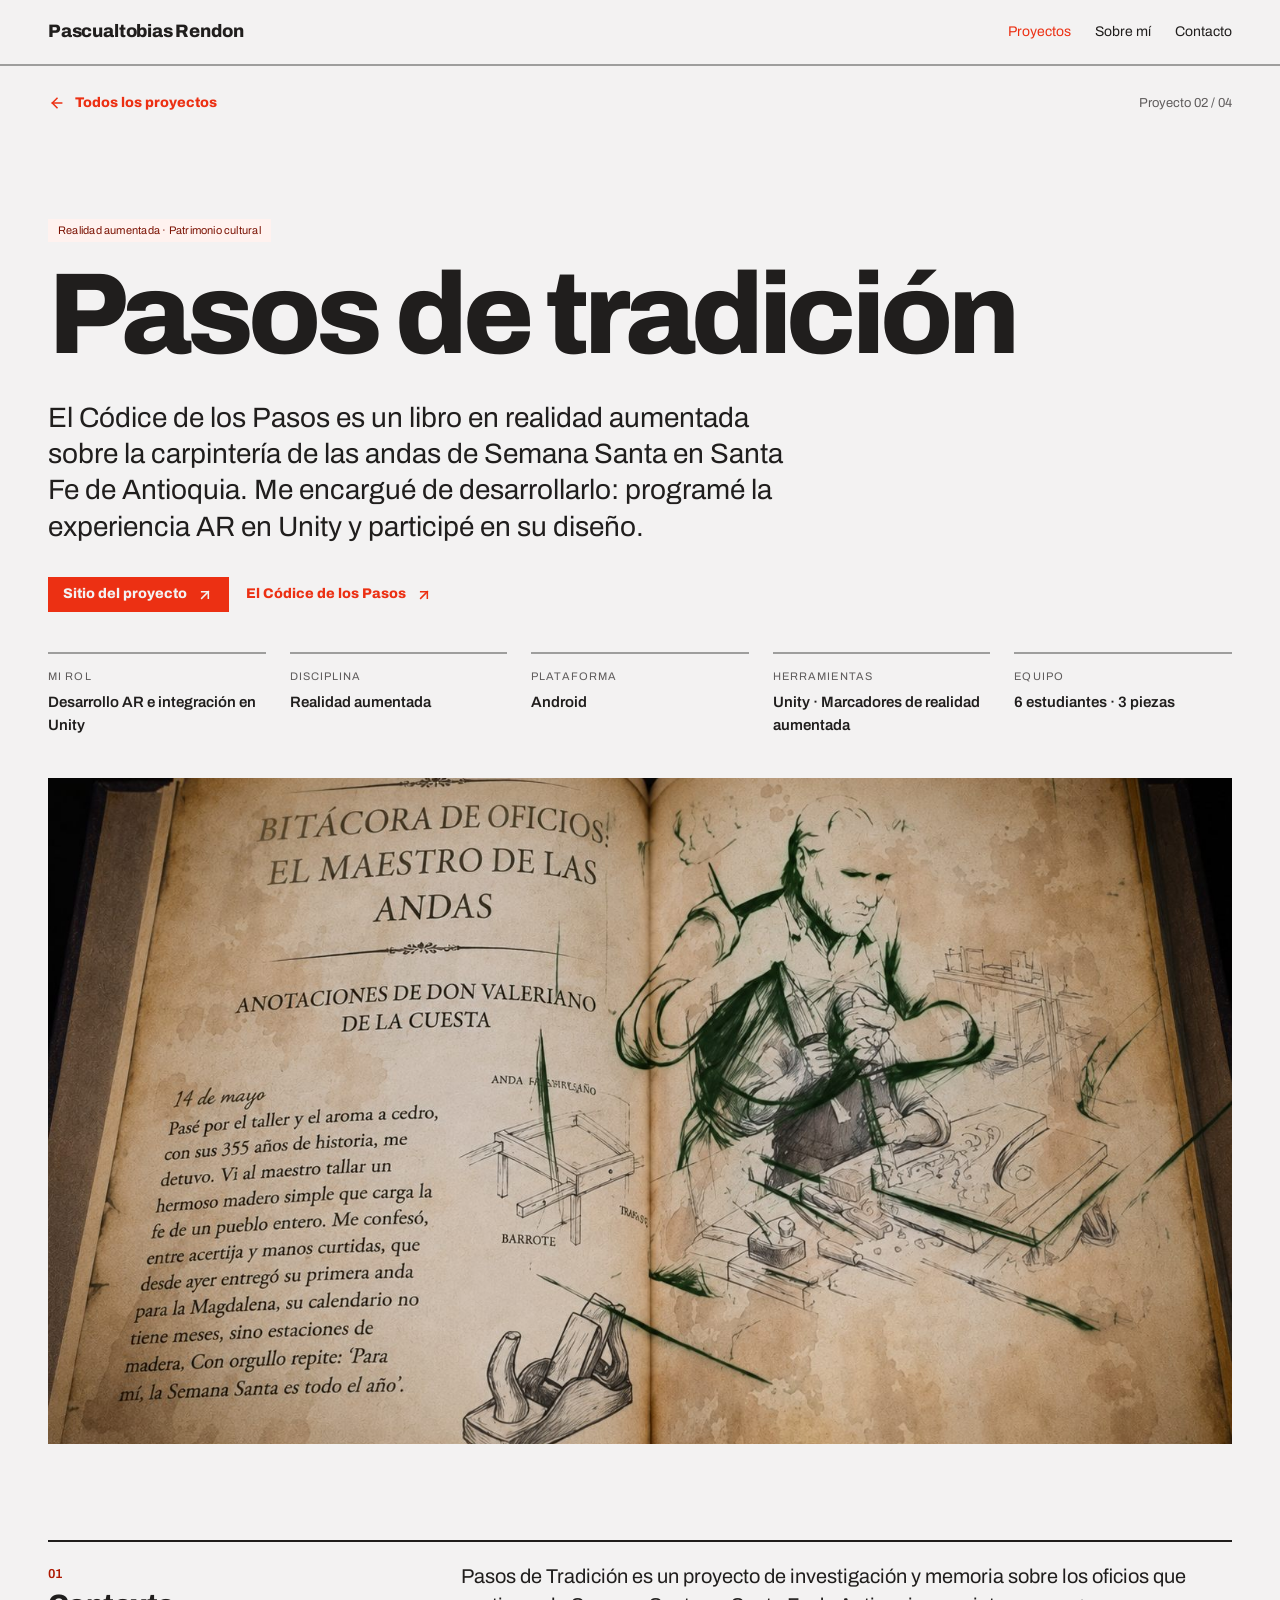
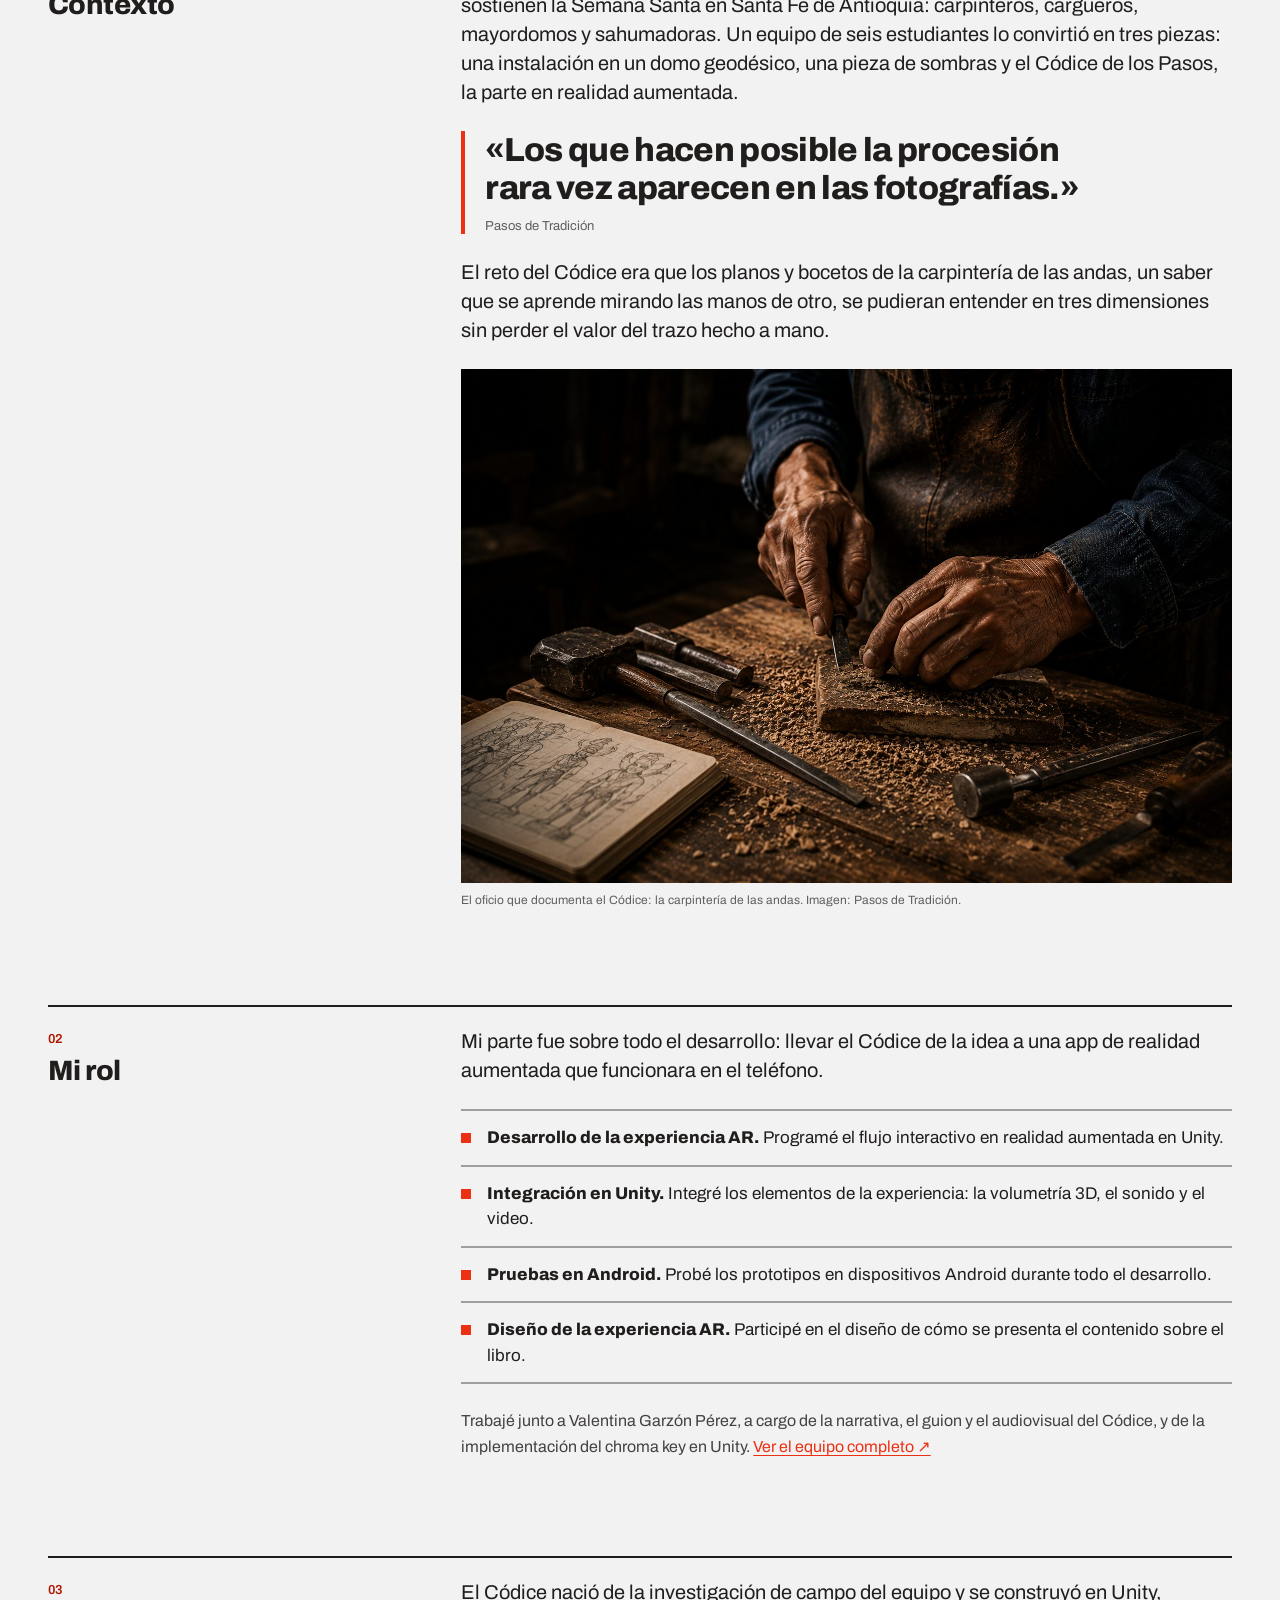
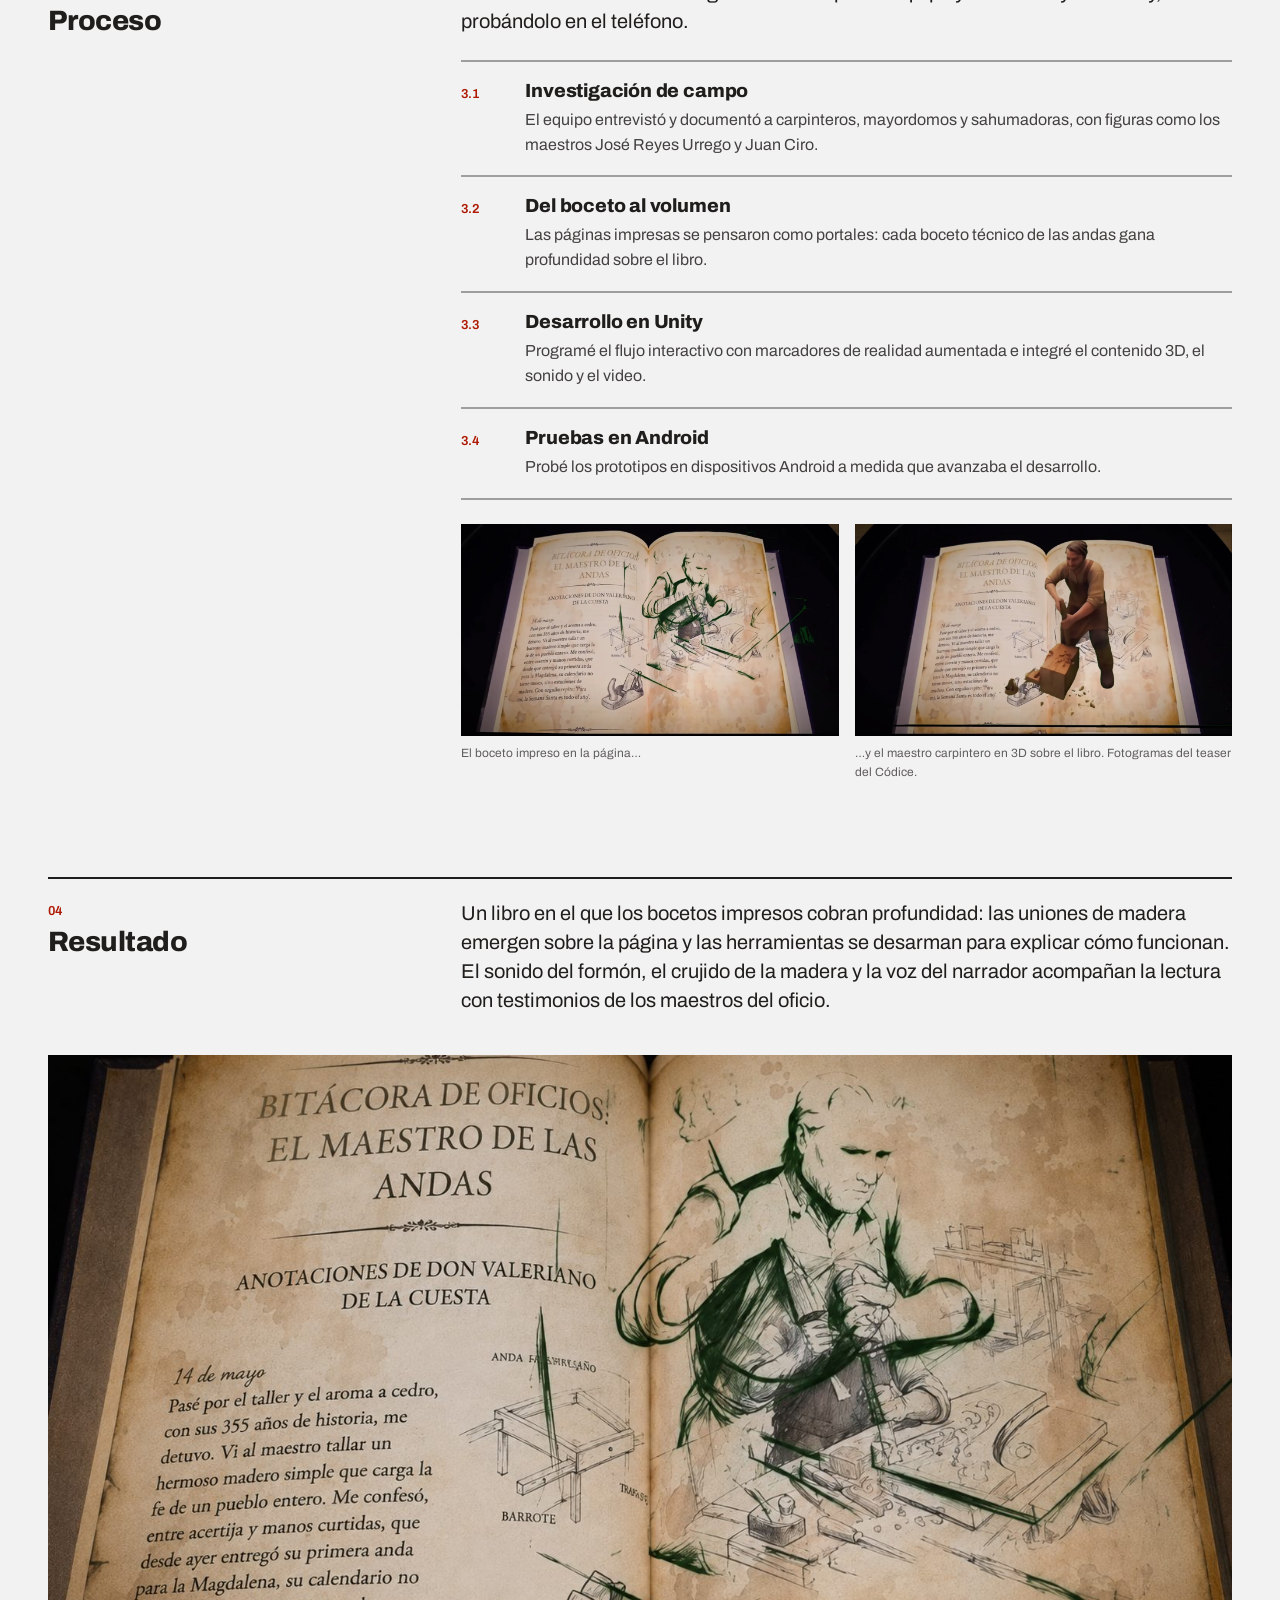
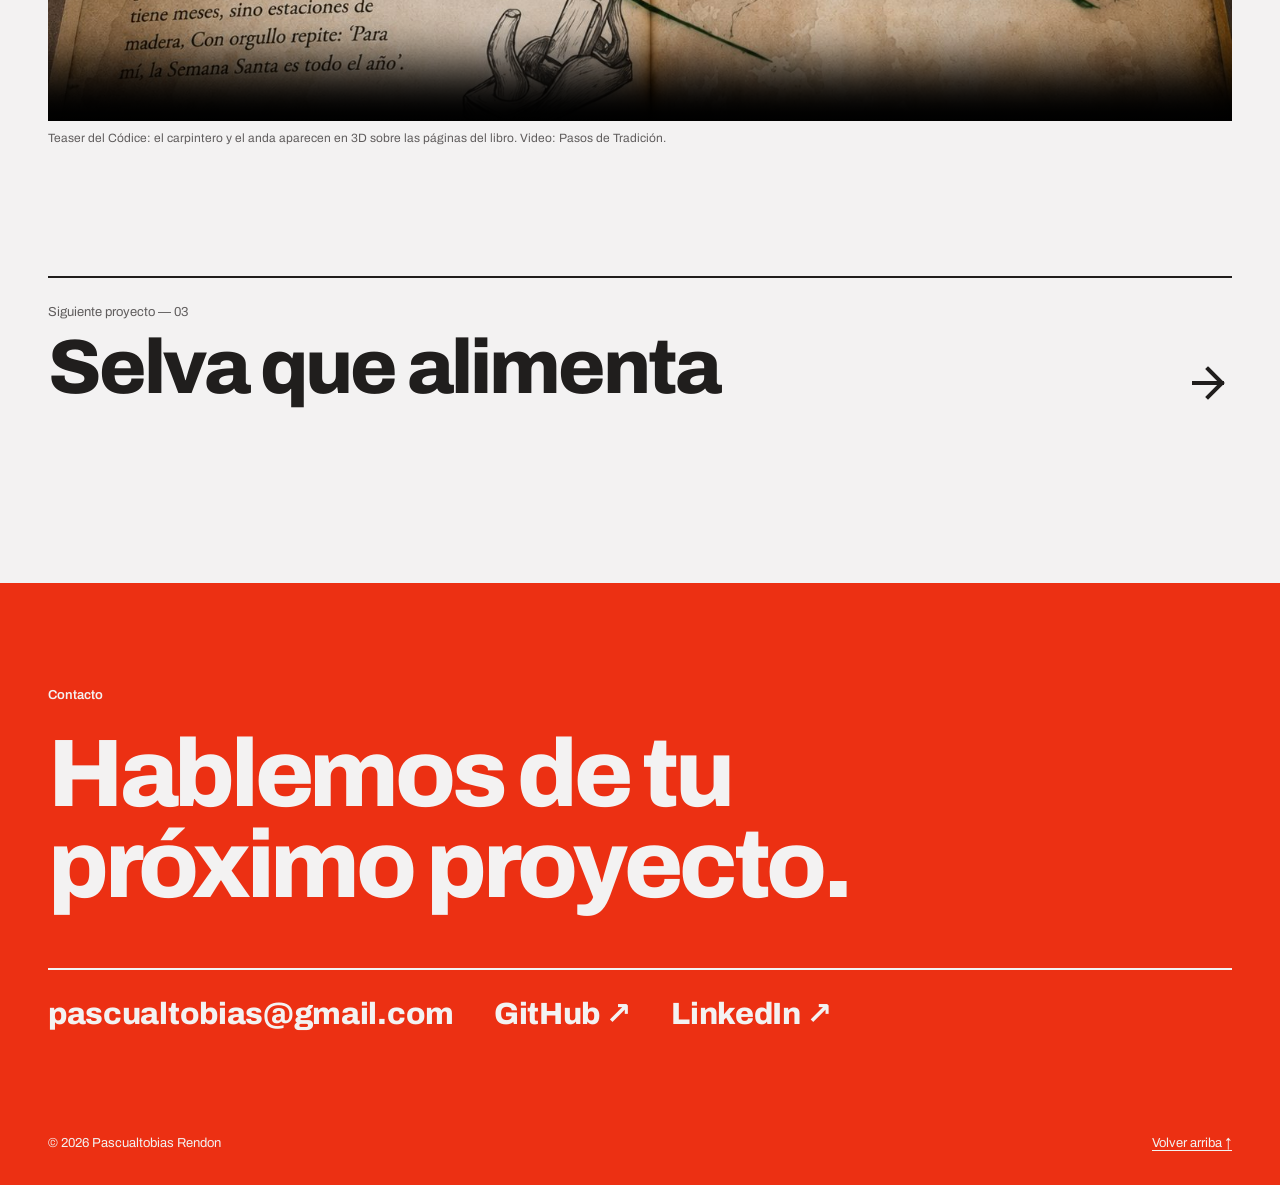
<file: proyectos/pasos-de-tradicion.html>
<!doctype html>
<html lang="es">
<head>
  <meta charset="utf-8">
  <meta name="viewport" content="width=device-width, initial-scale=1">
  <title>Pasos de tradición — Pascualtobias Rendon</title>
  <meta name="description" content="El Códice de los Pasos: libro en realidad aumentada sobre los oficios de la Semana Santa en Santa Fe de Antioquia. Desarrollo de la experiencia AR en Unity.">
  <meta property="og:type" content="article">
  <meta property="og:title" content="Pasos de tradición — Pascualtobias Rendon">
  <meta property="og:description" content="Un libro en realidad aumentada sobre la carpintería de las andas de Semana Santa. Desarrollo AR en Unity.">
  <meta name="theme-color" content="#f3f2f2">

  <link rel="icon" href="../assets/img/favicon.svg" type="image/svg+xml">
  <link rel="preconnect" href="https://fonts.googleapis.com">
  <link rel="preconnect" href="https://fonts.gstatic.com" crossorigin>
  <link rel="stylesheet" href="https://fonts.googleapis.com/css2?family=Archivo:wght@400;600;800&display=swap">
  <link rel="stylesheet" href="../assets/css/styles.css?v=8">
  <script src="../assets/js/main.js?v=4" defer></script>
</head>

<body>
  <a class="skip-link" href="#contenido">Saltar al contenido</a>

  <header class="site-header">
    <div class="wrap site-header__inner">
      <a class="brand" href="../index.html">Pascualtobias Rendon</a>
      <nav class="site-nav" aria-label="Navegación principal">
        <ul>
          <li><a href="../index.html#proyectos" aria-current="true">Proyectos</a></li>
          <li><a href="../sobre-mi.html">Sobre mí</a></li>
          <li><a href="#contacto">Contacto</a></li>
        </ul>
      </nav>
    </div>
  </header>

  <!-- Fuente: sitio del proyecto (valengp2006.github.io/pasos-de-tradicion).
       La portada, la imagen de Contexto, el video y los dos fotogramas del Proceso vienen de ese sitio
       (assets/img/pasos, assets/video). -->
  <main id="contenido" class="wrap">
    <div class="case-bar">
      <a class="btn btn-ghost" href="../index.html#proyectos">
        <svg width="16" height="16" viewBox="0 0 24 24" fill="none" stroke="currentColor" stroke-width="2.25" stroke-linecap="square" aria-hidden="true"><path d="m12 19-7-7 7-7"/><path d="M19 12H5"/></svg>
        Todos los proyectos
      </a>
      <span class="case-bar__count">Proyecto 02 / 04</span>
    </div>

    <header class="case-head">
      <span class="tag tag-accent">Realidad aumentada · Patrimonio cultural</span>
      <h1 style="view-transition-name: title-pasos-de-tradicion">Pasos de tradición</h1>
      <p class="case-head__lead">
        El Códice de los Pasos es un libro en realidad aumentada sobre la carpintería de las andas de Semana Santa
        en Santa Fe de Antioquia. Me encargué de desarrollarlo: programé la experiencia AR en Unity y participé en su diseño.
      </p>
      <div class="case-links">
        <a class="btn btn-primary" href="https://valengp2006.github.io/pasos-de-tradicion/" target="_blank" rel="noopener">
          Sitio del proyecto
          <svg width="16" height="16" viewBox="0 0 24 24" fill="none" stroke="currentColor" stroke-width="2.25" stroke-linecap="square" aria-hidden="true"><path d="M7 7h10v10"/><path d="M7 17 17 7"/></svg>
        </a>
        <a class="btn btn-ghost" href="https://valengp2006.github.io/pasos-de-tradicion/codice/" target="_blank" rel="noopener">
          El Códice de los Pasos
          <svg width="16" height="16" viewBox="0 0 24 24" fill="none" stroke="currentColor" stroke-width="2.25" stroke-linecap="square" aria-hidden="true"><path d="M7 7h10v10"/><path d="M7 17 17 7"/></svg>
        </a>
      </div>
    </header>

    <dl class="case-meta">
      <div><dt class="eyebrow">Mi rol</dt><dd>Desarrollo AR e integración en Unity</dd></div>
      <div><dt class="eyebrow">Disciplina</dt><dd>Realidad aumentada</dd></div>
      <div><dt class="eyebrow">Plataforma</dt><dd>Android</dd></div>
      <!-- ✏️ Añade el SDK de AR que usaste (Vuforia, AR Foundation…) -->
      <div><dt class="eyebrow">Herramientas</dt><dd>Unity · Marcadores de realidad aumentada</dd></div>
      <div><dt class="eyebrow">Equipo</dt><dd>6 estudiantes · 3 piezas</dd></div>
    </dl>

    <div class="media" style="view-transition-name: cover-pasos-de-tradicion">
      <img src="../assets/img/pasos/codice.jpg" alt="El Códice de los Pasos abierto, con los bocetos técnicos de las andas en sus páginas">
    </div>

    <section class="block" aria-labelledby="contexto">
      <div class="block__head">
        <span class="num">01</span>
        <h2 id="contexto">Contexto</h2>
      </div>
      <div class="block__body">
        <p>
          Pasos de Tradición es un proyecto de investigación y memoria sobre los oficios que sostienen la Semana Santa
          en Santa Fe de Antioquia: carpinteros, cargueros, mayordomos y sahumadoras. Un equipo de seis estudiantes lo
          convirtió en tres piezas: una instalación en un domo geodésico, una pieza de sombras y el Códice de los Pasos,
          la parte en realidad aumentada.
        </p>
        <blockquote class="quote">
          «Los que hacen posible la procesión rara vez aparecen en las fotografías.»
          <cite>Pasos de Tradición</cite>
        </blockquote>
        <p>
          El reto del Códice era que los planos y bocetos de la carpintería de las andas, un saber que se aprende mirando
          las manos de otro, se pudieran entender en tres dimensiones sin perder el valor del trazo hecho a mano.
        </p>
        <figure>
          <div class="media" style="--ratio: 3 / 2">
            <img src="../assets/img/pasos/making-of.jpg" alt="Manos de un carpintero trabajando la madera con herramientas tradicionales" loading="lazy">
          </div>
          <figcaption class="media-caption">El oficio que documenta el Códice: la carpintería de las andas. Imagen: Pasos de Tradición.</figcaption>
        </figure>
      </div>
    </section>

    <section class="block" aria-labelledby="rol">
      <div class="block__head">
        <span class="num">02</span>
        <h2 id="rol">Mi rol</h2>
      </div>
      <div class="block__body">
        <p>Mi parte fue sobre todo el desarrollo: llevar el Códice de la idea a una app de realidad aumentada que funcionara en el teléfono.</p>
        <!-- ✏️ Ajusta el detalle de cada punto a lo que hiciste exactamente -->
        <ul class="bullets">
          <li><span><strong>Desarrollo de la experiencia AR.</strong> Programé el flujo interactivo en realidad aumentada en Unity.</span></li>
          <li><span><strong>Integración en Unity.</strong> Integré los elementos de la experiencia: la volumetría 3D, el sonido y el video.</span></li>
          <li><span><strong>Pruebas en Android.</strong> Probé los prototipos en dispositivos Android durante todo el desarrollo.</span></li>
          <li><span><strong>Diseño de la experiencia AR.</strong> Participé en el diseño de cómo se presenta el contenido sobre el libro.</span></li>
        </ul>
        <p class="block__note">
          Trabajé junto a Valentina Garzón Pérez, a cargo de la narrativa, el guion y el audiovisual del Códice, y de la
          implementación del chroma key en Unity.
          <a href="https://valengp2006.github.io/pasos-de-tradicion/equipo/" target="_blank" rel="noopener">Ver el equipo completo ↗</a>
        </p>
      </div>
    </section>

    <section class="block" aria-labelledby="proceso">
      <div class="block__head">
        <span class="num">03</span>
        <h2 id="proceso">Proceso</h2>
      </div>
      <div class="block__body">
        <p>El Códice nació de la investigación de campo del equipo y se construyó en Unity, probándolo en el teléfono.</p>
        <ol class="phases">
          <li>
            <span class="num">3.1</span>
            <h3>Investigación de campo</h3>
            <p>El equipo entrevistó y documentó a carpinteros, mayordomos y sahumadoras, con figuras como los maestros José Reyes Urrego y Juan Ciro.</p>
          </li>
          <li>
            <span class="num">3.2</span>
            <h3>Del boceto al volumen</h3>
            <p>Las páginas impresas se pensaron como portales: cada boceto técnico de las andas gana profundidad sobre el libro.</p>
          </li>
          <li>
            <span class="num">3.3</span>
            <h3>Desarrollo en Unity</h3>
            <p>Programé el flujo interactivo con marcadores de realidad aumentada e integré el contenido 3D, el sonido y el video.</p>
          </li>
          <li>
            <span class="num">3.4</span>
            <h3>Pruebas en Android</h3>
            <p>Probé los prototipos en dispositivos Android a medida que avanzaba el desarrollo.</p>
          </li>
        </ol>
        <div class="media-grid">
          <figure>
            <div class="media" style="--ratio: 16 / 9">
              <img src="../assets/img/pasos/boceto.webp" alt="Página del Códice con el boceto del maestro carpintero empezando a aparecer en realidad aumentada" loading="lazy">
            </div>
            <figcaption class="media-caption">El boceto impreso en la página…</figcaption>
          </figure>
          <figure>
            <div class="media" style="--ratio: 16 / 9">
              <img src="../assets/img/pasos/volumen.webp" alt="El maestro carpintero en 3D trabajando la madera sobre la página del libro" loading="lazy">
            </div>
            <figcaption class="media-caption">…y el maestro carpintero en 3D sobre el libro. Fotogramas del teaser del Códice.</figcaption>
          </figure>
        </div>
      </div>
    </section>

    <section class="block" aria-labelledby="resultado">
      <div class="block__head">
        <span class="num">04</span>
        <h2 id="resultado">Resultado</h2>
      </div>
      <div class="block__body">
        <p>
          Un libro en el que los bocetos impresos cobran profundidad: las uniones de madera emergen sobre la página y las
          herramientas se desarman para explicar cómo funcionan. El sonido del formón, el crujido de la madera y la voz
          del narrador acompañan la lectura con testimonios de los maestros del oficio.
        </p>
      </div>
    </section>

    <!-- El video pesa 25 MB: solo se descarga cuando alguien pulsa reproducir -->
    <figure class="case-wide">
      <div class="media">
        <video src="../assets/video/codice.mp4" poster="../assets/img/pasos/codice.jpg" controls playsinline preload="none"></video>
      </div>
      <figcaption class="media-caption">Teaser del Códice: el carpintero y el anda aparecen en 3D sobre las páginas del libro. Video: Pasos de Tradición.</figcaption>
    </figure>

    <a class="next" href="selva-que-alimenta.html">
      <span>
        <span class="next__label">Siguiente proyecto — 03</span>
        <span class="next__title">Selva que alimenta</span>
      </span>
      <svg width="48" height="48" viewBox="0 0 24 24" fill="none" stroke="currentColor" stroke-width="2" stroke-linecap="square" aria-hidden="true"><path d="M5 12h14"/><path d="m12 5 7 7-7 7"/></svg>
    </a>
  </main>

  <!-- Contacto: correo, GitHub y LinkedIn -->
  <footer class="contact" id="contacto" aria-labelledby="contacto-title">
    <div class="wrap contact__inner">
      <p class="contact__label">Contacto</p>
      <h2 id="contacto-title">Hablemos de tu próximo proyecto.</h2>
      <div class="contact__links">
        <a href="mailto:pascualtobias@gmail.com">pascualtobias@gmail.com</a>
        <a href="https://github.com/Pascual890" target="_blank" rel="noopener">GitHub ↗</a>
        <a href="https://www.linkedin.com/in/pascualtobias-rendon-718495106" target="_blank" rel="noopener">LinkedIn ↗</a>
      </div>
      <div class="contact__foot">
        <span>© <span data-year>2026</span> Pascualtobias Rendon</span>
        <a href="#top">Volver arriba ↑</a>
      </div>
    </div>
  </footer>
</body>
</html>
</file>
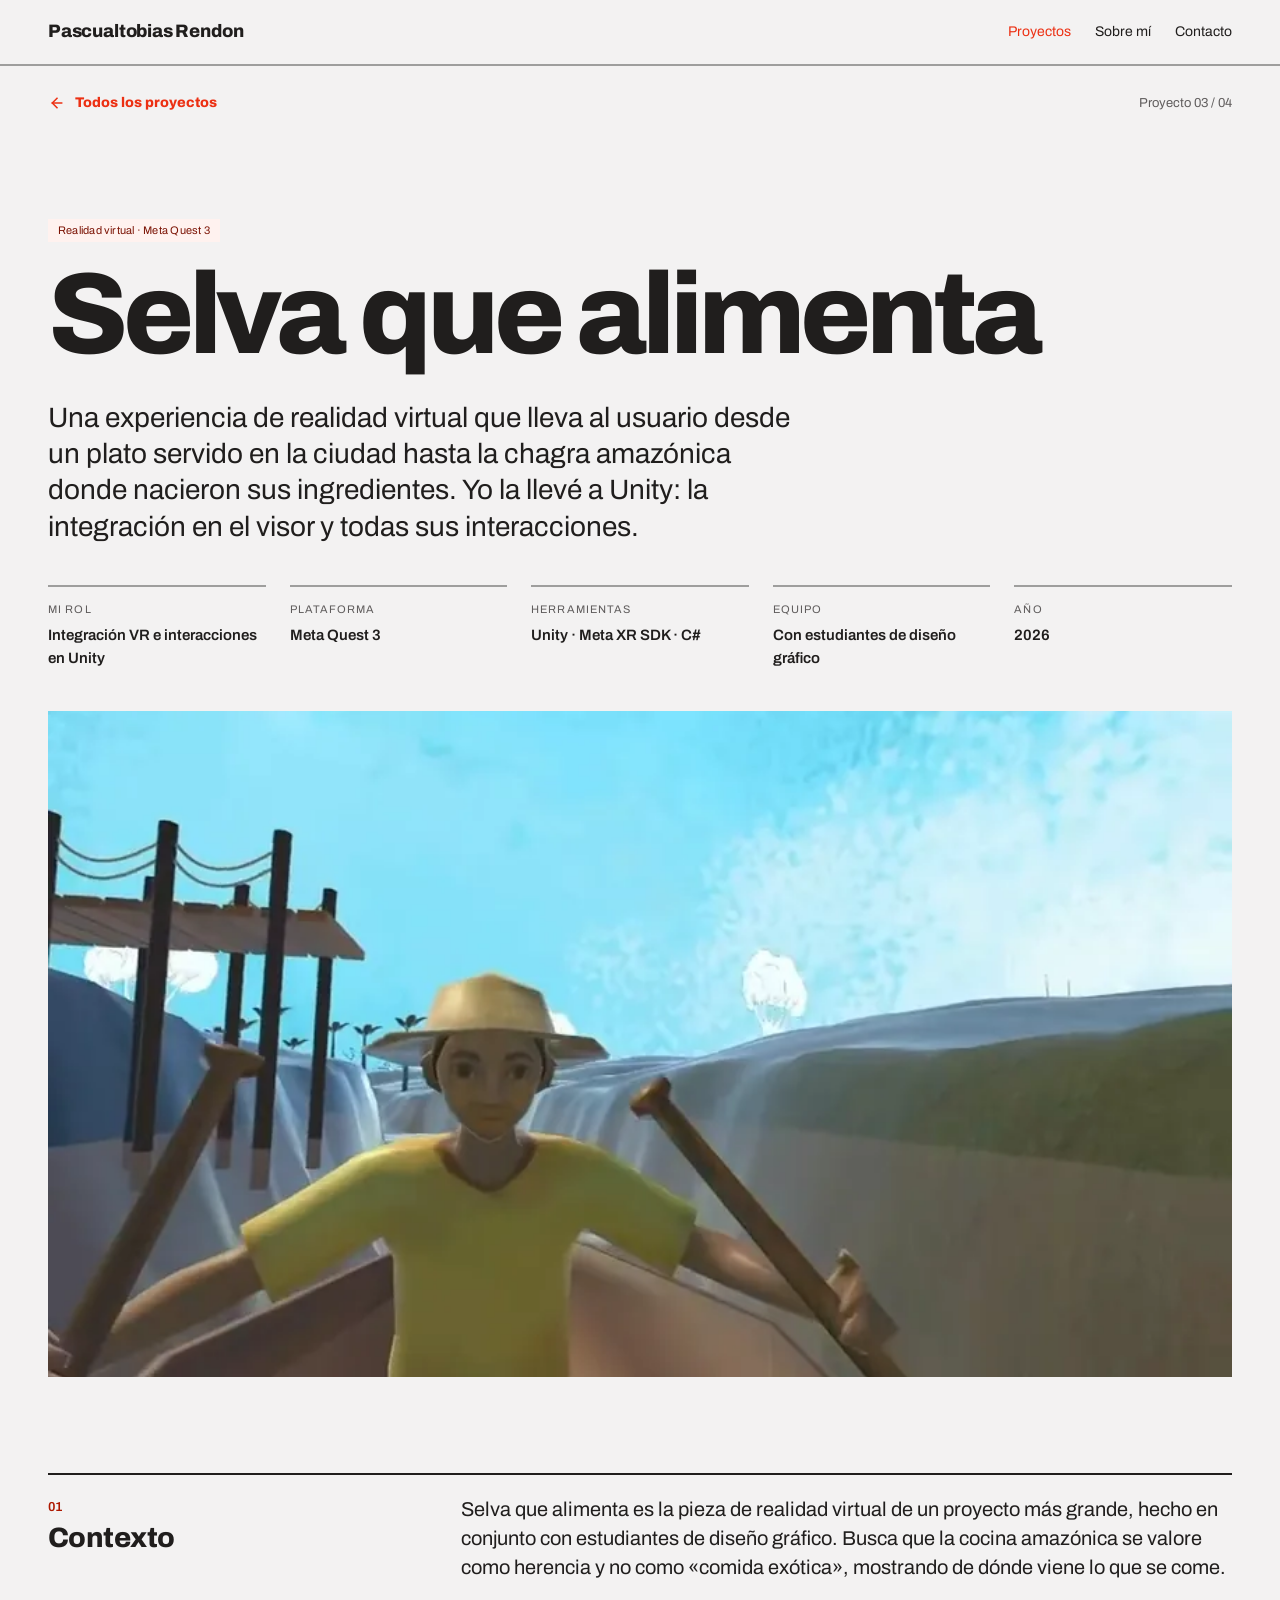
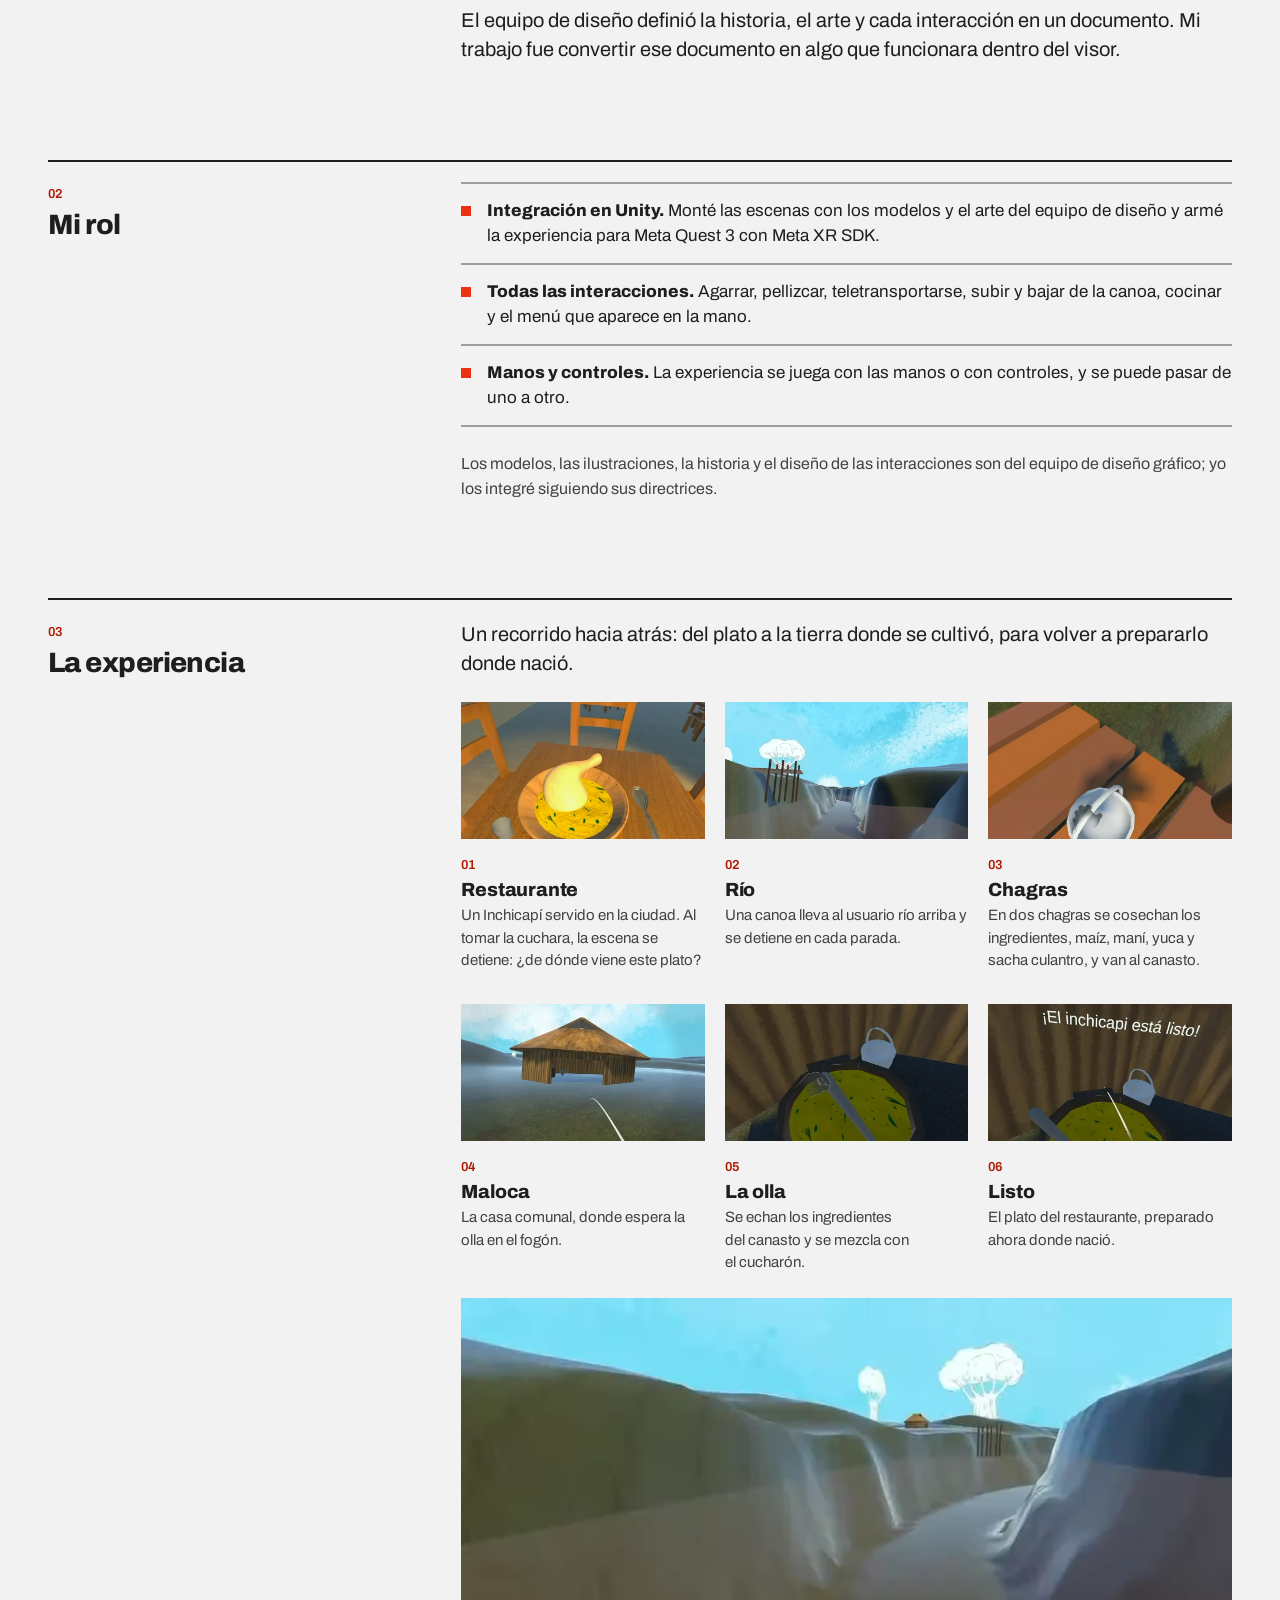
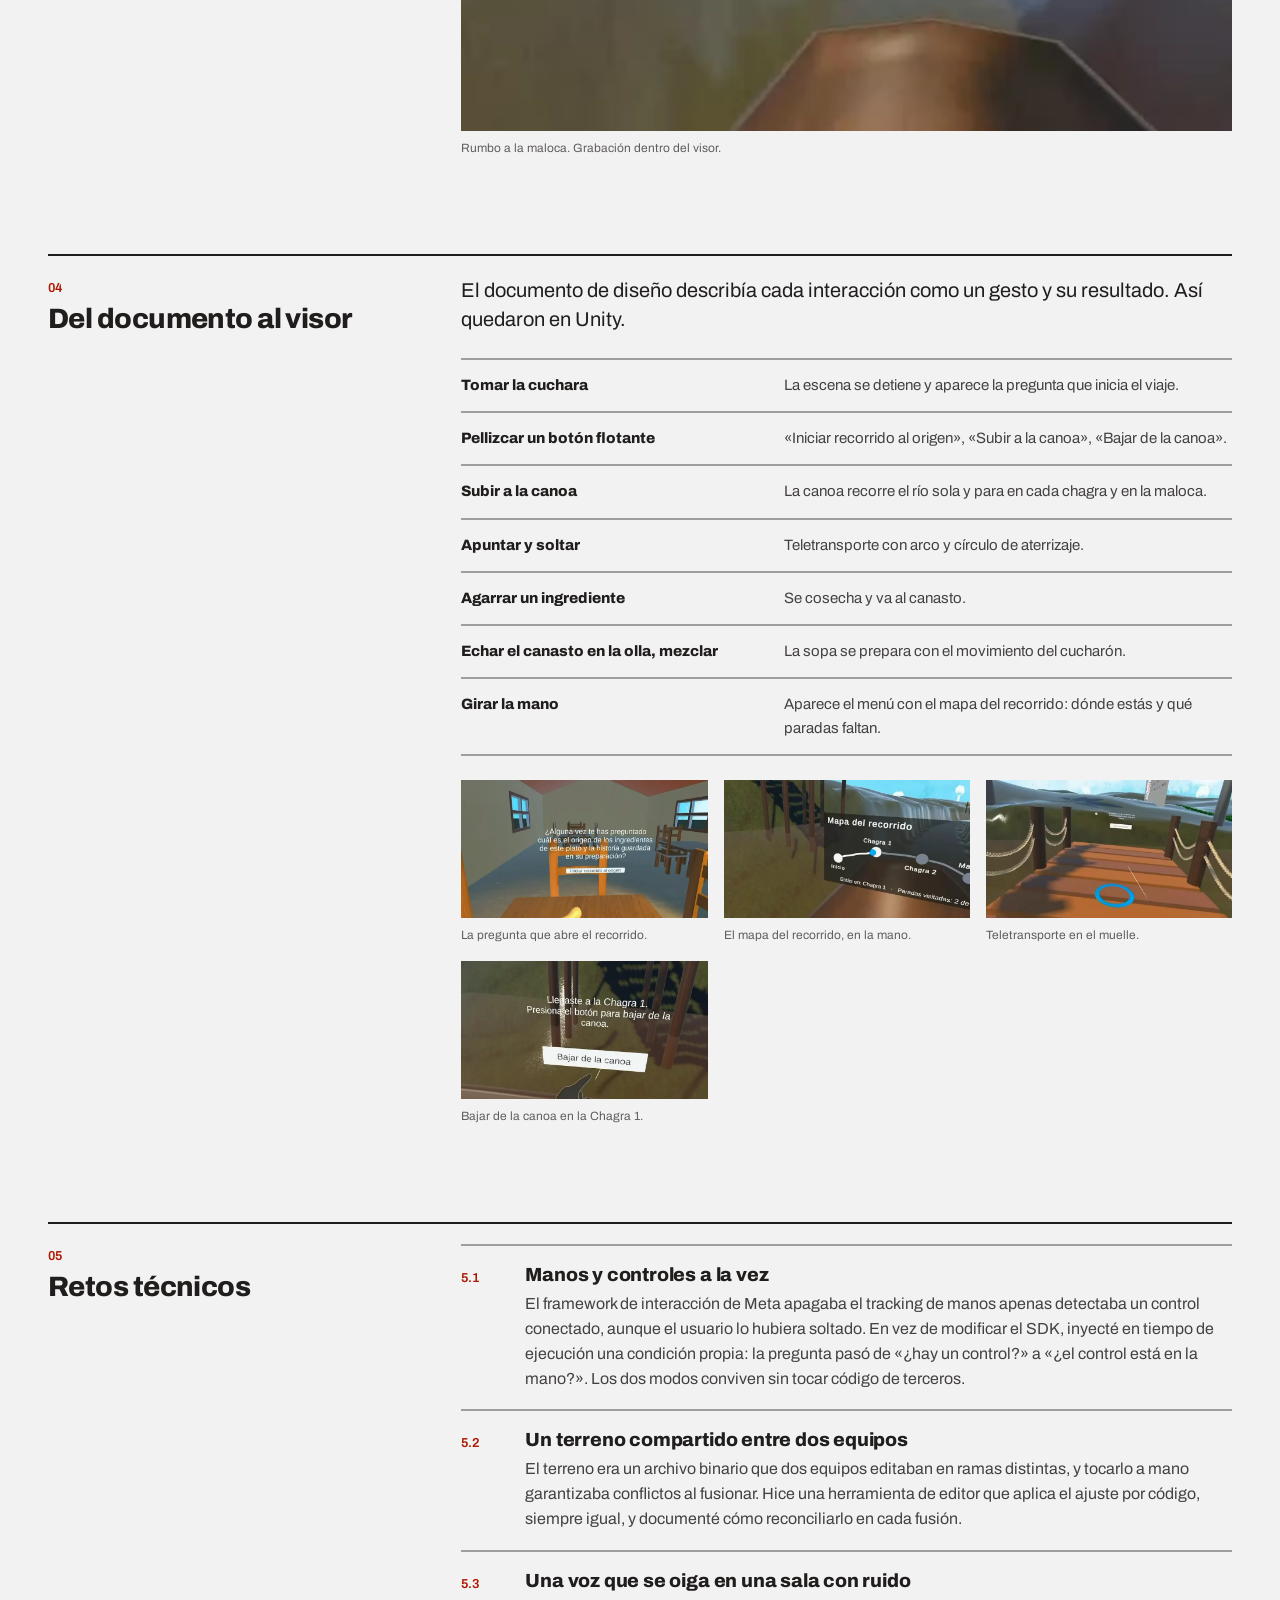
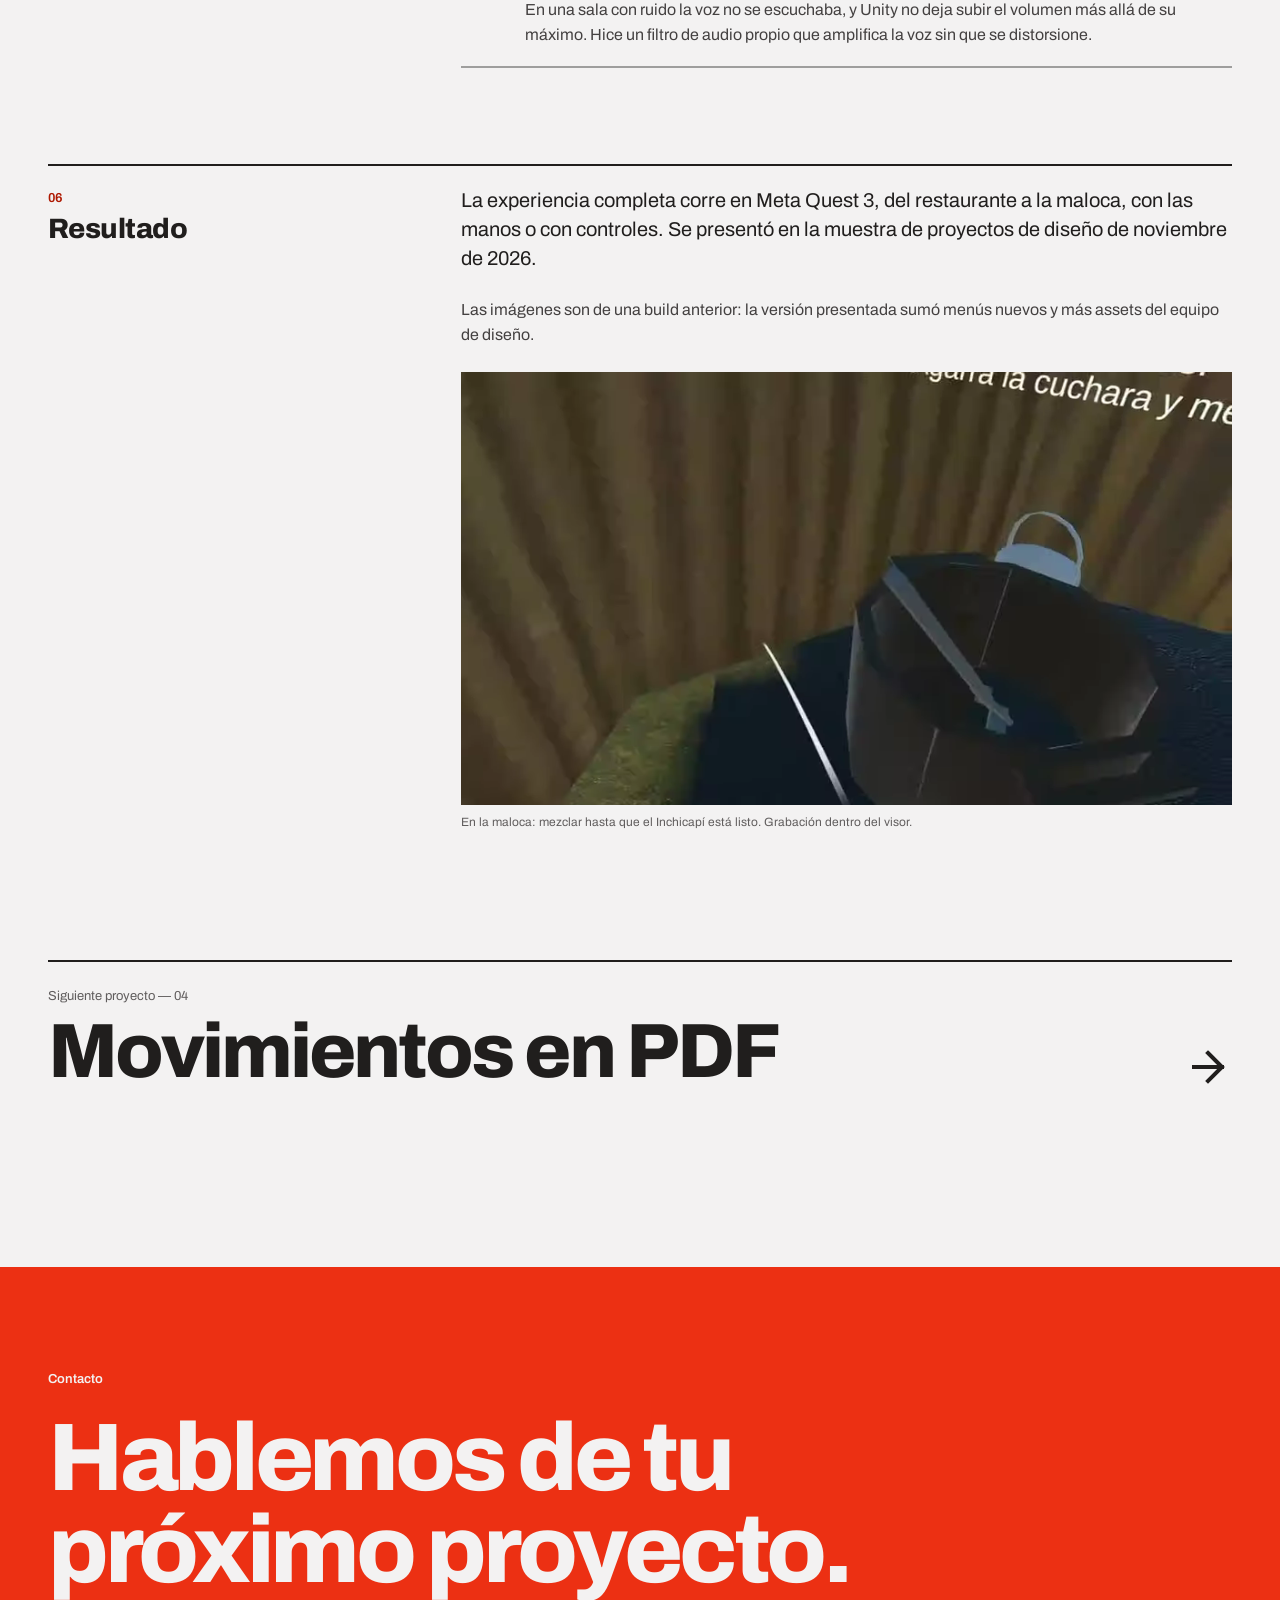
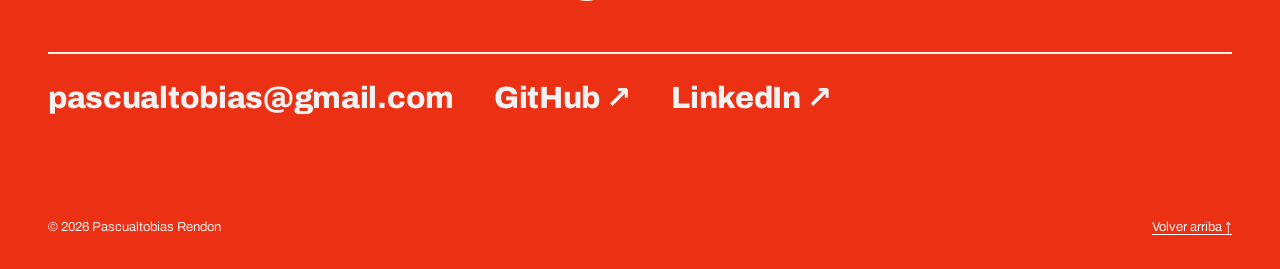
<file: proyectos/selva-que-alimenta.html>
<!doctype html>
<html lang="es">
<head>
  <meta charset="utf-8">
  <meta name="viewport" content="width=device-width, initial-scale=1">
  <title>Selva que alimenta — Pascualtobias Rendon</title>
  <meta name="description" content="Selva que alimenta: experiencia de realidad virtual para Meta Quest 3, del plato servido en la ciudad a la chagra amazónica. Integración en Unity e interacciones.">
  <meta property="og:type" content="article">
  <meta property="og:title" content="Selva que alimenta — Pascualtobias Rendon">
  <meta property="og:description" content="Una experiencia VR que lleva un plato amazónico de vuelta a su origen. Integré la experiencia en Unity para Meta Quest 3 y programé todas sus interacciones.">
  <meta name="theme-color" content="#f3f2f2">

  <link rel="icon" href="../assets/img/favicon.svg" type="image/svg+xml">
  <link rel="preconnect" href="https://fonts.googleapis.com">
  <link rel="preconnect" href="https://fonts.gstatic.com" crossorigin>
  <link rel="stylesheet" href="https://fonts.googleapis.com/css2?family=Archivo:wght@400;600;800&display=swap">
  <link rel="stylesheet" href="../assets/css/styles.css?v=8">
  <script src="../assets/js/main.js?v=4" defer></script>
</head>

<body>
  <a class="skip-link" href="#contenido">Saltar al contenido</a>

  <header class="site-header">
    <div class="wrap site-header__inner">
      <a class="brand" href="../index.html">Pascualtobias Rendon</a>
      <nav class="site-nav" aria-label="Navegación principal">
        <ul>
          <li><a href="../index.html#proyectos" aria-current="true">Proyectos</a></li>
          <li><a href="../sobre-mi.html">Sobre mí</a></li>
          <li><a href="#contacto">Contacto</a></li>
        </ul>
      </nav>
    </div>
  </header>

  <!-- Fuentes: tu info (rol, visor, SDK, retos técnicos), la «Sinopsis VR» del equipo y la grabación dentro del visor
       (_material/selva-que-alimenta). Fotogramas y clips: assets/img/selva, assets/video/selva-*.webm.
       ✏️ Si sacas capturas nuevas dentro del Quest 3 (más resolución), reemplaza las de assets/img/selva con el mismo nombre. -->
  <main id="contenido" class="wrap">
    <div class="case-bar">
      <a class="btn btn-ghost" href="../index.html#proyectos">
        <svg width="16" height="16" viewBox="0 0 24 24" fill="none" stroke="currentColor" stroke-width="2.25" stroke-linecap="square" aria-hidden="true"><path d="m12 19-7-7 7-7"/><path d="M19 12H5"/></svg>
        Todos los proyectos
      </a>
      <span class="case-bar__count">Proyecto 03 / 04</span>
    </div>

    <header class="case-head">
      <span class="tag tag-accent">Realidad virtual · Meta Quest 3</span>
      <h1 style="view-transition-name: title-selva-que-alimenta">Selva que alimenta</h1>
      <p class="case-head__lead">
        Una experiencia de realidad virtual que lleva al usuario desde un plato servido en la ciudad hasta la chagra amazónica
        donde nacieron sus ingredientes. Yo la llevé a Unity: la integración en el visor y todas sus interacciones.
      </p>
    </header>

    <dl class="case-meta">
      <div><dt class="eyebrow">Mi rol</dt><dd>Integración VR e interacciones en Unity</dd></div>
      <div><dt class="eyebrow">Plataforma</dt><dd>Meta Quest 3</dd></div>
      <div><dt class="eyebrow">Herramientas</dt><dd>Unity · Meta XR SDK · C#</dd></div>
      <div><dt class="eyebrow">Equipo</dt><dd>Con estudiantes de diseño gráfico</dd></div>
      <div><dt class="eyebrow">Año</dt><dd>2026</dd></div>
    </dl>

    <div class="media" style="view-transition-name: cover-selva-que-alimenta">
      <img src="../assets/img/selva/portada.webp" alt="Dentro del visor: un remero con sombrero lleva la canoa por el río, entre orillas de selva">
    </div>

    <!-- 01 · CONTEXTO -->
    <section class="block" aria-labelledby="contexto">
      <div class="block__head">
        <span class="num">01</span>
        <h2 id="contexto">Contexto</h2>
      </div>
      <div class="block__body">
        <p>
          Selva que alimenta es la pieza de realidad virtual de un proyecto más grande, hecho en conjunto con estudiantes de
          diseño gráfico. Busca que la cocina amazónica se valore como herencia y no como «comida exótica», mostrando de dónde
          viene lo que se come.
        </p>
        <p>
          El equipo de diseño definió la historia, el arte y cada interacción en un documento. Mi trabajo fue convertir ese
          documento en algo que funcionara dentro del visor.
        </p>
      </div>
    </section>

    <!-- 02 · MI ROL -->
    <section class="block" aria-labelledby="rol">
      <div class="block__head">
        <span class="num">02</span>
        <h2 id="rol">Mi rol</h2>
      </div>
      <div class="block__body">
        <ul class="bullets">
          <li><span><strong>Integración en Unity.</strong> Monté las escenas con los modelos y el arte del equipo de diseño y armé la experiencia para Meta Quest 3 con Meta XR SDK.</span></li>
          <li><span><strong>Todas las interacciones.</strong> Agarrar, pellizcar, teletransportarse, subir y bajar de la canoa, cocinar y el menú que aparece en la mano.</span></li>
          <li><span><strong>Manos y controles.</strong> La experiencia se juega con las manos o con controles, y se puede pasar de uno a otro.</span></li>
        </ul>
        <p class="block__note">
          Los modelos, las ilustraciones, la historia y el diseño de las interacciones son del equipo de diseño gráfico; yo los
          integré siguiendo sus directrices.
        </p>
      </div>
    </section>

    <!-- 03 · LA EXPERIENCIA -->
    <section class="block" aria-labelledby="experiencia">
      <div class="block__head">
        <span class="num">03</span>
        <h2 id="experiencia">La experiencia</h2>
      </div>
      <div class="block__body">
        <p>Un recorrido hacia atrás: del plato a la tierra donde se cultivó, para volver a prepararlo donde nació.</p>
        <ol class="flow">
          <li>
            <div class="media" style="--ratio: 16 / 9"><img src="../assets/img/selva/restaurante.webp" alt="Un Inchicapí servido sobre la mesa de un restaurante" loading="lazy"></div>
            <span class="num">01</span>
            <h3>Restaurante</h3>
            <p>Un Inchicapí servido en la ciudad. Al tomar la cuchara, la escena se detiene: ¿de dónde viene este plato?</p>
          </li>
          <li>
            <div class="media" style="--ratio: 16 / 9"><img src="../assets/img/selva/rio.webp" alt="Vista desde la canoa avanzando por el río" loading="lazy"></div>
            <span class="num">02</span>
            <h3>Río</h3>
            <p>Una canoa lleva al usuario río arriba y se detiene en cada parada.</p>
          </li>
          <li>
            <div class="media" style="--ratio: 16 / 9"><img src="../assets/img/selva/canasto.webp" alt="Mano virtual sosteniendo el canasto junto al muelle" loading="lazy"></div>
            <span class="num">03</span>
            <h3>Chagras</h3>
            <p>En dos chagras se cosechan los ingredientes, maíz, maní, yuca y sacha culantro, y van al canasto.</p>
          </li>
          <li>
            <div class="media" style="--ratio: 16 / 9"><img src="../assets/img/selva/maloca.webp" alt="La maloca, casa comunal de techo de paja, vista desde la canoa" loading="lazy"></div>
            <span class="num">04</span>
            <h3>Maloca</h3>
            <p>La casa comunal, donde espera la olla en el fogón.</p>
          </li>
          <li>
            <div class="media" style="--ratio: 16 / 9"><img src="../assets/img/selva/olla.webp" alt="Manos mezclando con el cucharón una sopa amarilla dentro de la olla" loading="lazy"></div>
            <span class="num">05</span>
            <h3>La olla</h3>
            <p>Se echan los ingredientes del canasto y se mezcla con el cucharón.</p>
          </li>
          <li>
            <div class="media" style="--ratio: 16 / 9"><img src="../assets/img/selva/listo.webp" alt="Mensaje flotante: ¡El inchicapi está listo!, sobre la olla" loading="lazy"></div>
            <span class="num">06</span>
            <h3>Listo</h3>
            <p>El plato del restaurante, preparado ahora donde nació.</p>
          </li>
        </ol>
        <figure>
          <div class="media">
            <video src="../assets/video/selva-canoa.webm" poster="../assets/img/selva/portada.webp" autoplay muted loop playsinline preload="metadata" aria-label="Recorrido en canoa por el río dentro del visor"></video>
          </div>
          <figcaption class="media-caption">Rumbo a la maloca. Grabación dentro del visor.</figcaption>
        </figure>
      </div>
    </section>

    <!-- 04 · INTERACCIONES -->
    <section class="block" aria-labelledby="interacciones">
      <div class="block__head">
        <span class="num">04</span>
        <h2 id="interacciones">Del documento al visor</h2>
      </div>
      <div class="block__body">
        <p>El documento de diseño describía cada interacción como un gesto y su resultado. Así quedaron en Unity.</p>
        <dl class="gestures">
          <div><dt>Tomar la cuchara</dt><dd>La escena se detiene y aparece la pregunta que inicia el viaje.</dd></div>
          <div><dt>Pellizcar un botón flotante</dt><dd>«Iniciar recorrido al origen», «Subir a la canoa», «Bajar de la canoa».</dd></div>
          <div><dt>Subir a la canoa</dt><dd>La canoa recorre el río sola y para en cada chagra y en la maloca.</dd></div>
          <div><dt>Apuntar y soltar</dt><dd>Teletransporte con arco y círculo de aterrizaje.</dd></div>
          <div><dt>Agarrar un ingrediente</dt><dd>Se cosecha y va al canasto.</dd></div>
          <div><dt>Echar el canasto en la olla, mezclar</dt><dd>La sopa se prepara con el movimiento del cucharón.</dd></div>
          <div><dt>Girar la mano</dt><dd>Aparece el menú con el mapa del recorrido: dónde estás y qué paradas faltan.</dd></div>
        </dl>
        <div class="media-grid">
          <figure>
            <div class="media" style="--ratio: 16 / 9"><img src="../assets/img/selva/pregunta.webp" alt="Panel flotante en el restaurante: ¿Alguna vez te has preguntado cuál es el origen de los ingredientes de este plato?, con el botón Iniciar recorrido al origen" loading="lazy"></div>
            <figcaption class="media-caption">La pregunta que abre el recorrido.</figcaption>
          </figure>
          <figure>
            <div class="media" style="--ratio: 16 / 9"><img src="../assets/img/selva/mapa.webp" alt="Mapa del recorrido flotando junto a la mano: Inicio, Chagra 1, Chagra 2 y Maloca, con la parada actual marcada" loading="lazy"></div>
            <figcaption class="media-caption">El mapa del recorrido, en la mano.</figcaption>
          </figure>
          <figure>
            <div class="media" style="--ratio: 16 / 9"><img src="../assets/img/selva/teletransporte.webp" alt="Muelle de madera con el círculo azul de aterrizaje del teletransporte" loading="lazy"></div>
            <figcaption class="media-caption">Teletransporte en el muelle.</figcaption>
          </figure>
          <figure>
            <div class="media" style="--ratio: 16 / 9"><img src="../assets/img/selva/bajar-canoa.webp" alt="Panel: Llegaste a la Chagra 1. Presiona el botón para bajar de la canoa, y la mano señalando el botón" loading="lazy"></div>
            <figcaption class="media-caption">Bajar de la canoa en la Chagra 1.</figcaption>
          </figure>
        </div>
      </div>
    </section>

    <!-- 05 · RETOS TÉCNICOS -->
    <section class="block" aria-labelledby="retos">
      <div class="block__head">
        <span class="num">05</span>
        <h2 id="retos">Retos técnicos</h2>
      </div>
      <div class="block__body">
        <ol class="phases">
          <li>
            <span class="num">5.1</span>
            <h3>Manos y controles a la vez</h3>
            <p>
              El framework de interacción de Meta apagaba el tracking de manos apenas detectaba un control conectado, aunque el
              usuario lo hubiera soltado. En vez de modificar el SDK, inyecté en tiempo de ejecución una condición propia: la
              pregunta pasó de «¿hay un control?» a «¿el control está en la mano?». Los dos modos conviven sin tocar código de terceros.
            </p>
          </li>
          <li>
            <span class="num">5.2</span>
            <h3>Un terreno compartido entre dos equipos</h3>
            <p>
              El terreno era un archivo binario que dos equipos editaban en ramas distintas, y tocarlo a mano garantizaba
              conflictos al fusionar. Hice una herramienta de editor que aplica el ajuste por código, siempre igual, y documenté
              cómo reconciliarlo en cada fusión.
            </p>
          </li>
          <li>
            <span class="num">5.3</span>
            <h3>Una voz que se oiga en una sala con ruido</h3>
            <p>
              En una sala con ruido la voz no se escuchaba, y Unity no deja subir el volumen más allá de su máximo. Hice un filtro
              de audio propio que amplifica la voz sin que se distorsione.
            </p>
          </li>
        </ol>
      </div>
    </section>

    <!-- 06 · RESULTADO -->
    <section class="block" aria-labelledby="resultado">
      <div class="block__head">
        <span class="num">06</span>
        <h2 id="resultado">Resultado</h2>
      </div>
      <div class="block__body">
        <p>
          La experiencia completa corre en Meta Quest 3, del restaurante a la maloca, con las manos o con controles.
          Se presentó en la muestra de proyectos de diseño de noviembre de 2026.
        </p>
        <p class="block__note">
          Las imágenes son de una build anterior: la versión presentada sumó menús nuevos y más assets del equipo de diseño.
        </p>
        <figure>
          <div class="media">
            <video src="../assets/video/selva-olla.webm" poster="../assets/img/selva/olla.webp" autoplay muted loop playsinline preload="metadata" aria-label="Mezclando el Inchicapí en la olla de la maloca"></video>
          </div>
          <figcaption class="media-caption">En la maloca: mezclar hasta que el Inchicapí está listo. Grabación dentro del visor.</figcaption>
        </figure>
      </div>
    </section>

    <a class="next" href="movimientos-pdf.html">
      <span>
        <span class="next__label">Siguiente proyecto — 04</span>
        <span class="next__title">Movimientos en PDF</span>
      </span>
      <svg width="48" height="48" viewBox="0 0 24 24" fill="none" stroke="currentColor" stroke-width="2" stroke-linecap="square" aria-hidden="true"><path d="M5 12h14"/><path d="m12 5 7 7-7 7"/></svg>
    </a>
  </main>

  <!-- Contacto: correo, GitHub y LinkedIn -->
  <footer class="contact" id="contacto" aria-labelledby="contacto-title">
    <div class="wrap contact__inner">
      <p class="contact__label">Contacto</p>
      <h2 id="contacto-title">Hablemos de tu próximo proyecto.</h2>
      <div class="contact__links">
        <a href="mailto:pascualtobias@gmail.com">pascualtobias@gmail.com</a>
        <a href="https://github.com/Pascual890" target="_blank" rel="noopener">GitHub ↗</a>
        <a href="https://www.linkedin.com/in/pascualtobias-rendon-718495106" target="_blank" rel="noopener">LinkedIn ↗</a>
      </div>
      <div class="contact__foot">
        <span>© <span data-year>2026</span> Pascualtobias Rendon</span>
        <a href="#top">Volver arriba ↑</a>
      </div>
    </div>
  </footer>
</body>
</html>
</file>
<file: assets/css/styles.css>
/* ==========================================================================
   PORTAFOLIO · Pascualtobias Rendon
   Sistema visual "Modernist" (Claude Design): plano y arquitectónico, todo en
   Archivo, un único rojo sobre gris claro, rejilla visible, esquinas a 0 y
   líneas de 2px. Las imágenes van a color; solo la vista previa de la lista
   de proyectos (inicio) pasa de blanco y negro a color al pasar el ratón.
   --------------------------------------------------------------------------
   1. Tokens
   2. Base
   3. Componentes (botones, etiquetas, imágenes)
   4. Header
   5. Inicio: hero, cinta y lista de proyectos
   6. Sobre mí
   7. Caso de estudio
   8. Contacto y pie
   9. Movimiento y transiciones entre páginas
   10. Responsive
   ========================================================================== */


/* 1. TOKENS ================================================================ */

:root {
  --color-bg: #f3f2f2;
  --color-surface: #eae9e9;
  --color-text: #201e1d;
  --color-accent: #ec3013;
  --color-divider: color-mix(in srgb, #201e1d 40%, transparent);

  /* Rampas tonales (OKLCH, misma escala de luminosidad) */
  --color-neutral-100: #f8f4f4;
  --color-neutral-200: #eae7e7;
  --color-neutral-300: #d7d3d3;
  --color-neutral-400: #bab6b6;
  --color-neutral-500: #9b9797;
  --color-neutral-600: #7d7979;
  --color-neutral-700: #605d5d;
  --color-neutral-800: #444141;
  --color-neutral-900: #2d2b2b;

  --color-accent-100: #fff2ef;
  --color-accent-200: #ffe0d9;
  --color-accent-300: #ffc4b8;
  --color-accent-400: #ff9783;
  --color-accent-500: #ff563c;
  --color-accent-600: #dd2b0f;
  --color-accent-700: #ae1800;
  --color-accent-800: #7c1405;
  --color-accent-900: #4d170e;

  --font-heading: "Archivo", system-ui, sans-serif;
  --font-body: "Archivo", system-ui, sans-serif;

  --space-1: 4px;
  --space-2: 8px;
  --space-3: 12px;
  --space-4: 16px;
  --space-6: 24px;
  --space-8: 32px;

  --radius: 0px;
  --shadow-lg: 0 12px 32px color-mix(in srgb, #2d2b2b 22%, transparent);

  /* Maquetación */
  --max: 1440px;
  --gutter: clamp(16px, 4vw, 48px);
  --header-h: 64px;
  --ease: cubic-bezier(0.2, 0.7, 0.2, 1);

  /* Blanco y negro → color al pasar: solo en la vista previa de la lista de proyectos (inicio) */
  --bw: grayscale(1) contrast(1.08);
}


/* 2. BASE ================================================================== */

*,
*::before,
*::after {
  box-sizing: border-box;
}

html {
  -webkit-text-size-adjust: 100%;
  scroll-behavior: smooth;
  scroll-padding-top: calc(var(--header-h) + 16px);
}

body {
  margin: 0;
  background: var(--color-bg);
  color: var(--color-text);
  font-family: var(--font-body);
  font-size: 15px;
  font-weight: 400;
  line-height: 1.55;
  -webkit-font-smoothing: antialiased;
  -moz-osx-font-smoothing: grayscale;
}

h1,
h2,
h3,
h4 {
  margin: 0;
  font-family: var(--font-heading);
  font-weight: 800;
  line-height: 1.12;
  letter-spacing: -0.015em;
}

p,
figure,
dl,
dd {
  margin: 0;
}

ul,
ol {
  margin: 0;
  padding: 0;
  list-style: none;
}

a {
  color: var(--color-accent);
  text-underline-offset: 3px;
}

a:hover {
  color: var(--color-accent-600);
}

img,
svg,
video {
  display: block;
  max-width: 100%;
}

:focus {
  outline: none;
}

:focus-visible {
  outline: 2px solid var(--color-accent);
  outline-offset: 2px;
}

::selection {
  background: color-mix(in srgb, var(--color-accent) 30%, transparent);
}

.wrap {
  max-width: var(--max);
  margin-inline: auto;
  padding-inline: var(--gutter);
}

.visually-hidden {
  position: absolute !important;
  width: 1px;
  height: 1px;
  margin: -1px;
  padding: 0;
  overflow: hidden;
  clip: rect(0 0 0 0);
  white-space: nowrap;
  border: 0;
}

.skip-link {
  position: fixed;
  top: 8px;
  left: 8px;
  z-index: 100;
  padding: 8px 14px;
  background: var(--color-accent);
  color: var(--color-bg);
  font-weight: 800;
  text-decoration: none;
  transform: translateY(-200%);
}

.skip-link:focus {
  transform: none;
  color: var(--color-bg);
}

/* Etiqueta pequeña en mayúsculas (metadatos) */
.eyebrow {
  font-size: 11px;
  letter-spacing: 0.1em;
  text-transform: uppercase;
  color: var(--color-neutral-700);
}

/* Número de sección: (01), 01, 02… */
.num {
  font-size: 13px;
  font-weight: 600;
  color: var(--color-accent-700);
}


/* 3. COMPONENTES =========================================================== */

/* Botones — etiquetas siempre alineadas a la izquierda */
.btn {
  display: inline-flex;
  align-items: center;
  justify-content: flex-start;
  gap: 10px;
  padding: var(--space-2) calc(var(--space-3) * 1.2);
  border: 1px solid transparent;
  border-radius: var(--radius);
  background: transparent;
  color: var(--color-text);
  font-family: var(--font-heading);
  font-size: 14px;
  font-weight: 800;
  line-height: 1.2;
  white-space: nowrap;
  text-decoration: none;
  cursor: pointer;
}

.btn svg {
  flex-shrink: 0;
}

.btn-primary {
  background: var(--color-accent);
  color: var(--color-bg);
}

.btn-primary:hover {
  background: var(--color-accent-600);
  color: var(--color-bg);
}

.btn-primary:active {
  background: var(--color-accent-700);
}

.btn-ghost {
  padding-inline: var(--space-1);
  color: var(--color-accent);
}

.btn-ghost:hover {
  background: color-mix(in srgb, var(--color-accent) 10%, transparent);
  color: var(--color-accent);
}

.btn-ghost:active {
  background: color-mix(in srgb, var(--color-accent) 18%, transparent);
}

/* Etiquetas */
.tag {
  display: inline-flex;
  align-items: center;
  padding: 3px 10px;
  border-radius: var(--radius);
  font-size: 11px;
  letter-spacing: 0.02em;
}

.tag-accent {
  background: var(--color-accent-100);
  color: var(--color-accent-800);
}

.tag-neutral {
  background: var(--color-surface);
  color: var(--color-neutral-800);
}

/* Imagen o video de proyecto.
   Uso: <div class="media" style="--ratio: 16/9"><img src="…" alt="…"></div>
   Mientras no haya imagen, .slot muestra qué va en ese hueco. */
.media {
  position: relative;
  aspect-ratio: var(--ratio, 16 / 9);
  overflow: hidden;
  background: var(--color-surface);
}

.media > img,
.media > video,
.media > iframe {
  position: absolute;
  inset: 0;
  width: 100%;
  height: 100%;
  border: 0;
  object-fit: cover;
}

.slot {
  position: absolute;
  inset: 0;
  display: flex;
  align-items: flex-end;
  gap: 8px;
  padding: 14px 16px;
  background: color-mix(in srgb, var(--color-text) 8%, var(--color-surface));
  color: var(--color-neutral-700);
  font-size: 12px;
  line-height: 1.3;
}

.slot svg {
  flex-shrink: 0;
}


/* 4. HEADER ================================================================ */

.site-header {
  position: sticky;
  top: 0;
  z-index: 20;
  background: var(--color-bg);
  border-bottom: 2px solid var(--color-divider);
}

.site-header__inner {
  display: flex;
  align-items: center;
  gap: 24px;
  min-height: var(--header-h);
  padding-block: 14px;
}

.brand {
  margin-right: auto;
  color: var(--color-text);
  font-family: var(--font-heading);
  font-size: 18px;
  font-weight: 800;
  letter-spacing: -0.01em;
  text-decoration: none;
}

.brand:hover {
  color: var(--color-text);
}

.site-nav ul {
  display: flex;
  gap: 24px;
}

.site-nav a {
  color: var(--color-text);
  font-size: 14px;
  text-decoration: none;
}

.site-nav a:hover,
.site-nav a[aria-current] {
  color: var(--color-accent);
}


/* 5. INICIO ================================================================ */

.hero {
  position: relative;
  padding-top: clamp(48px, 7vw, 96px);
}

/* Rejilla modular visible: 6 columnas */
.hero__grid {
  position: absolute;
  inset: 0 var(--gutter);
  border-right: 1px solid var(--color-neutral-200);
  background-image: linear-gradient(to right, var(--color-neutral-200) 1px, transparent 1px);
  background-size: calc(100% / 6) 100%;
  pointer-events: none;
}

.hero__content {
  position: relative;
}

.hero__label {
  margin-bottom: 24px;
  font-size: 12px;
  letter-spacing: 0.12em;
  text-transform: uppercase;
  color: var(--color-accent-700);
}

.hero__title {
  max-width: 15ch;
  font-size: clamp(40px, 6.6vw, 112px);
  line-height: 0.95;
  letter-spacing: -0.045em;
  text-wrap: balance;
}

.hero__title span {
  color: var(--color-accent);
}

.hero__lead {
  max-width: 620px;
  margin-top: 36px;
  font-size: clamp(20px, 2vw, 28px);
  line-height: 1.3;
  letter-spacing: -0.01em;
  text-wrap: pretty;
}

/* Figura de partículas (main.js). Mismo sitio que tenía el cubo: el centro
   del lienzo coincide con el centro del cubo anterior (--cube). */
.hero__object {
  --cube: clamp(140px, 12vw, 210px);
  --size: clamp(240px, 21vw, 340px);
  position: absolute;
  top: 50%;
  right: calc(7% + var(--cube) / 2 - var(--size) / 2);
  width: var(--size);
  transform: translateY(-50%);
  pointer-events: none;
}

.hero__canvas {
  width: 100%;
  aspect-ratio: 1;
}

/* Etiqueta que sigue al cursor sobre los proyectos (solo con ratón) */
.cursor {
  position: fixed;
  top: 0;
  left: 0;
  z-index: 90;
  pointer-events: none;
  will-change: transform;
}

.cursor__label {
  display: inline-flex;
  align-items: center;
  gap: 8px;
  padding: 10px 14px;
  background: var(--color-accent);
  color: var(--color-bg);
  font-family: var(--font-heading);
  font-size: 14px;
  font-weight: 800;
  white-space: nowrap;
  transform: translate(-50%, -50%) scale(0);
  transition: transform 0.3s var(--ease);
}

.cursor.is-active .cursor__label {
  transform: translate(-50%, -50%) scale(1);
}

.has-cursor [data-cursor] {
  cursor: none;
}

/* Cinta de disciplinas */
.marquee {
  position: relative;
  margin-top: clamp(40px, 6vw, 72px);
  overflow: hidden;
  border-block: 2px solid var(--color-text);
}

/* Siempre en movimiento, como en el diseño (más segundos = más lenta) */
.marquee__track {
  display: flex;
  width: max-content;
  animation: marquee 28s linear infinite;
}

.marquee__run {
  display: flex;
  align-items: center;
  gap: clamp(24px, 3vw, 48px);
  padding: 20px clamp(12px, 1.5vw, 24px);
  font-family: var(--font-heading);
  font-size: clamp(32px, 5vw, 72px);
  font-weight: 800;
  line-height: 1;
  letter-spacing: -0.035em;
  white-space: nowrap;
}

.marquee__run li {
  display: flex;
  align-items: center;
  gap: clamp(24px, 3vw, 48px);
}

.marquee__run li::after {
  content: "";
  width: 0.5em;
  height: 0.5em;
  flex: none;
  background: var(--color-accent);
}

@keyframes marquee {
  from { transform: translateX(0); }
  to { transform: translateX(-50%); }
}

/* Lista de proyectos */
.work {
  padding-top: clamp(56px, 8vw, 104px);
}

.section-head {
  display: flex;
  align-items: baseline;
  gap: 24px;
  padding-bottom: 16px;
  border-bottom: 2px solid var(--color-text);
}

.section-head h2 {
  font-size: clamp(32px, 4vw, 48px);
  letter-spacing: -0.03em;
}

.work__grid {
  display: grid;
  grid-template-columns: minmax(0, 1fr) minmax(0, 1fr);
  gap: clamp(24px, 4vw, 56px);
  align-items: start;
}

.work-row {
  display: grid;
  grid-template-columns: 48px minmax(0, 1fr) auto;
  gap: 16px;
  align-items: start;
  padding: 28px 16px 28px 12px;
  border-bottom: 2px solid var(--color-divider);
  color: var(--color-text);
  text-decoration: none;
  transition: background-color 240ms ease;
}

.work-row:hover {
  color: var(--color-text);
}

.work-row__num {
  padding-top: 10px;
  font-size: 14px;
  font-weight: 600;
  transition: color 240ms ease;
}

.work-row__body {
  display: flex;
  flex-direction: column;
  gap: 8px;
  transition: transform 360ms var(--ease);
}

.work-row__title {
  font-family: var(--font-heading);
  font-size: clamp(28px, 3.4vw, 44px);
  font-weight: 800;
  line-height: 1.02;
  letter-spacing: -0.03em;
}

.work-row__kind {
  font-size: 14px;
  color: var(--color-neutral-700);
}

.work-row__arrow {
  padding-top: 8px;
  transition:
    transform 360ms var(--ease),
    color 240ms ease;
}

.work-row__media {
  display: none;
}

.work-row.is-active {
  background: var(--color-surface);
}

.work-row.is-active .work-row__num,
.work-row.is-active .work-row__arrow {
  color: var(--color-accent);
}

.work-row.is-active .work-row__body {
  transform: translateX(12px);
}

.work-row.is-active .work-row__arrow {
  transform: translate(4px, -4px);
}

/* Vista previa fija a la derecha */
.work-preview {
  position: sticky;
  top: calc(var(--header-h) + 24px);
  padding-top: 24px;
}

.work-preview__frame {
  position: relative;
  aspect-ratio: 4 / 3;
  overflow: hidden;
  background: var(--color-surface);
  filter: var(--bw);
  transition: filter 0.6s ease;
}

/* Color al pasar por la lista o la imagen */
.work__grid:hover .work-preview__frame,
.work__grid:focus-within .work-preview__frame {
  filter: none;
}

.work-preview__item {
  position: absolute;
  inset: 0;
  opacity: 0;
  transform: scale(1.04);
  transition:
    opacity 420ms ease,
    transform 700ms var(--ease);
}

.work-preview__item.is-active {
  opacity: 1;
  transform: none;
}

.work-preview__item > img,
.work-preview__item > video {
  width: 100%;
  height: 100%;
  object-fit: cover;
}

.work-preview__footer {
  display: flex;
  flex-wrap: wrap;
  align-items: flex-start;
  justify-content: space-between;
  gap: 16px;
  padding-top: 16px;
}

.work-preview__caption {
  max-width: 380px;
  font-size: 15px;
  text-wrap: pretty;
}


/* 6. SOBRE MÍ ============================================================== */

.page-head {
  padding-top: clamp(48px, 7vw, 96px);
}

.page-head .section-head h1 {
  font-size: clamp(48px, 9vw, 144px);
  line-height: 0.92;
  letter-spacing: -0.045em;
}

.about {
  display: flex;
  flex-wrap: wrap;
  gap: clamp(24px, 4vw, 56px);
  padding-top: 32px;
}

.about__portrait {
  flex: 1 1 260px;
  max-width: 420px;
}

.about__text {
  flex: 2 1 440px;
  display: flex;
  flex-direction: column;
  gap: 24px;
}

.about__statement {
  font-family: var(--font-heading);
  font-size: clamp(26px, 2.8vw, 40px);
  font-weight: 800;
  line-height: 1.15;
  letter-spacing: -0.025em;
  text-wrap: pretty;
}

.about__bio {
  max-width: 62ch;
  font-size: clamp(17px, 1.4vw, 20px);
  line-height: 1.55;
  color: var(--color-neutral-800);
  text-wrap: pretty;
}

.tags {
  display: flex;
  flex-wrap: wrap;
  gap: 8px;
}

/* Áreas de trabajo: nombre grande y una línea de qué hago en cada una */
.focus {
  display: grid;
  grid-template-columns: repeat(2, minmax(0, 1fr));
  gap: 0 32px;
}

.focus li {
  padding: 18px 0 20px;
  border-top: 2px solid var(--color-divider);
}

.focus strong {
  display: block;
  font-family: var(--font-heading);
  font-size: clamp(22px, 2.2vw, 30px);
  font-weight: 800;
  line-height: 1.1;
  letter-spacing: -0.02em;
}

.focus p {
  margin-top: 8px;
  font-size: 16px;
  line-height: 1.5;
  color: var(--color-neutral-800);
  text-wrap: pretty;
}

.timeline li {
  display: grid;
  grid-template-columns: 9rem minmax(0, 1fr);
  gap: 4px 24px;
  padding: 16px 0;
  border-top: 2px solid var(--color-divider);
  font-size: 19px;
  line-height: 1.4;
}

.timeline li:last-child {
  border-bottom: 2px solid var(--color-divider);
}

.timeline strong {
  font-weight: 800;
}

.timeline span {
  color: var(--color-text);
}

.timeline .todo {
  color: var(--color-neutral-600);
}


/* 7. CASO DE ESTUDIO ======================================================= */

.case-bar {
  display: flex;
  align-items: center;
  justify-content: space-between;
  gap: 16px;
  padding-block: 20px;
}

.case-bar .btn-ghost {
  padding-left: 0;
}

.case-bar__count {
  font-size: 13px;
  color: var(--color-neutral-700);
}

.case-head {
  padding: clamp(32px, 6vw, 80px) 0 40px;
}

.case-head h1 {
  width: fit-content;
  margin-top: 20px;
  font-size: clamp(48px, 9vw, 144px);
  line-height: 0.92;
  letter-spacing: -0.045em;
}

.case-head__lead {
  max-width: 760px;
  margin-top: 32px;
  font-size: clamp(20px, 2.2vw, 28px);
  line-height: 1.3;
  text-wrap: pretty;
}

.case-meta {
  display: grid;
  grid-template-columns: repeat(auto-fit, minmax(180px, 1fr));
  column-gap: 24px;
  row-gap: 16px;
  margin-bottom: 40px;
}

.case-meta > div {
  padding-top: 14px;
  border-top: 2px solid var(--color-divider);
}

.case-meta dt {
  margin-bottom: 6px;
}

.case-meta dd {
  font-weight: 600;
}

/* Texto pendiente de completar */
.todo {
  color: var(--color-neutral-600);
}

/* Bloque numerado: título a la izquierda, contenido a la derecha */
.block {
  display: flex;
  flex-wrap: wrap;
  gap: 16px 48px;
  margin-top: clamp(56px, 8vw, 96px);
  padding-top: 20px;
  border-top: 2px solid var(--color-text);
}

.block__head {
  flex: 1 1 220px;
}

.block__head h2,
.block__head h3 {
  margin-top: 4px;
  font-size: 28px;
  letter-spacing: -0.02em;
}

.block__body {
  flex: 2 1 480px;
  display: flex;
  flex-direction: column;
  gap: 24px;
  min-width: 0;
}

.block__body > p {
  font-size: 20px;
  line-height: 1.45;
  text-wrap: pretty;
}

.case-links {
  display: flex;
  flex-wrap: wrap;
  gap: 12px;
  margin-top: 32px;
}

/* Cita destacada */
.quote {
  margin: 0;
  padding-left: 20px;
  border-left: 4px solid var(--color-accent);
  font-family: var(--font-heading);
  font-size: clamp(24px, 2.6vw, 36px);
  font-weight: 800;
  line-height: 1.15;
  letter-spacing: -0.02em;
  text-wrap: balance;
}

.quote cite {
  display: block;
  margin-top: 12px;
  font-family: var(--font-body);
  font-size: 13px;
  font-style: normal;
  font-weight: 400;
  letter-spacing: 0;
  color: var(--color-neutral-700);
}

/* Lista con cuadrados rojos (Mi rol) */
.bullets li {
  display: grid;
  grid-template-columns: 10px minmax(0, 1fr);
  gap: 16px;
  padding: 14px 0;
  border-top: 2px solid var(--color-divider);
  font-size: 17px;
  line-height: 1.5;
}

.bullets li:last-child {
  border-bottom: 2px solid var(--color-divider);
}

.bullets li::before {
  content: "";
  width: 10px;
  height: 10px;
  margin-top: 8px;
  background: var(--color-accent);
}

.bullets strong {
  font-weight: 800;
}

.block__body > .block__note {
  font-size: 16px;
  line-height: 1.6;
  color: var(--color-neutral-800);
}

/* Fases del proceso: cada proyecto tiene las suyas */
.phases li {
  display: grid;
  grid-template-columns: 48px minmax(0, 1fr);
  gap: 4px 16px;
  padding: 18px 0;
  border-top: 2px solid var(--color-divider);
}

.phases li:last-child {
  border-bottom: 2px solid var(--color-divider);
}

.phases .num {
  padding-top: 4px;
}

.phases h3 {
  font-size: 19px;
  letter-spacing: -0.01em;
}

.phases p {
  grid-column: 2;
  font-size: 16px;
  line-height: 1.55;
  color: var(--color-neutral-800);
  text-wrap: pretty;
}

.media-grid {
  display: grid;
  grid-template-columns: repeat(auto-fit, minmax(220px, 1fr));
  gap: 16px;
}

.media-caption {
  margin-top: 8px;
  font-size: 12px;
  color: var(--color-neutral-700);
}

.case-wide {
  margin-top: 40px;
}

.block__body code {
  font-size: 0.92em;
  font-family: ui-monospace, "Cascadia Mono", Consolas, monospace;
}

/* Reconocimientos: lista sobria con regla, sin insignias */
.awards {
  margin-bottom: 40px;
}

.awards__list {
  display: grid;
  grid-template-columns: repeat(4, minmax(0, 1fr));
  gap: 0 24px;
  margin-top: 12px;
}

.awards__list li {
  display: flex;
  flex-direction: column;
  gap: 6px;
  padding: 14px 0 4px;
  border-top: 2px solid var(--color-accent);
}

/* Foto del diploma: un cuadro pequeño que abre la imagen grande */
.awards__medal {
  display: block;
  margin-bottom: 8px;
  outline-offset: 3px;
}

.awards__medal img {
  transition: transform 0.5s var(--ease);
}

.awards__medal:hover img {
  transform: scale(1.04);
}

.awards__kind {
  font-size: 12px;
  font-weight: 600;
  color: var(--color-accent-700);
}

.awards__list strong {
  font-family: var(--font-heading);
  font-size: 17px;
  font-weight: 800;
  line-height: 1.25;
  letter-spacing: -0.01em;
  text-wrap: balance;
}

/* Los tres actos de una experiencia */
.acts {
  display: grid;
  grid-template-columns: repeat(3, minmax(0, 1fr));
  border-top: 2px solid var(--color-text);
  border-bottom: 2px solid var(--color-text);
}

.acts li {
  display: flex;
  flex-direction: column;
  gap: 4px;
  padding: 18px 18px 22px;
}

.acts li + li {
  border-left: 2px solid var(--color-divider);
}

.acts__num {
  font-size: 13px;
  font-weight: 600;
  color: var(--color-accent-700);
}

.acts__verb {
  font-family: var(--font-heading);
  font-size: clamp(24px, 2.4vw, 32px);
  font-weight: 800;
  line-height: 1.05;
  letter-spacing: -0.03em;
}

.acts__medium {
  display: flex;
  flex-wrap: wrap;
  align-items: center;
  gap: 8px;
  font-size: 13px;
  font-weight: 600;
}

.acts p {
  margin-top: 8px;
  font-size: 15px;
  line-height: 1.5;
  color: var(--color-neutral-800);
}

/* Cifras grandes */
.stats {
  display: grid;
  grid-template-columns: repeat(3, minmax(0, 1fr));
  gap: 0 24px;
}

.stats > div {
  padding-top: 14px;
  border-top: 2px solid var(--color-divider);
}

.stats dt {
  font-family: var(--font-heading);
  font-size: clamp(40px, 5vw, 64px);
  font-weight: 800;
  line-height: 1;
  letter-spacing: -0.04em;
}

.stats dd {
  max-width: 26ch;
  margin-top: 8px;
  font-size: 15px;
  line-height: 1.45;
  color: var(--color-neutral-800);
}

/* Tarjetas compactas: imagen, título y una frase */
.cards {
  display: grid;
  grid-template-columns: repeat(3, minmax(0, 1fr));
  gap: 28px 20px;
}

.cards li {
  display: flex;
  flex-direction: column;
  gap: 4px;
}

.cards .media {
  margin-bottom: 10px;
}

.cards h3 {
  font-size: 18px;
  letter-spacing: -0.01em;
}

.cards p {
  font-size: 15px;
  line-height: 1.5;
  color: var(--color-neutral-800);
  text-wrap: pretty;
}

/* Recorrido de una experiencia, paso a paso con imagen */
.flow {
  display: grid;
  grid-template-columns: repeat(3, minmax(0, 1fr));
  gap: 32px 20px;
}

.flow li {
  display: flex;
  flex-direction: column;
  gap: 4px;
}

.flow .media {
  margin-bottom: 12px;
}

.flow h3 {
  font-size: 19px;
  letter-spacing: -0.01em;
}

.flow p {
  font-size: 15px;
  line-height: 1.5;
  color: var(--color-neutral-800);
  text-wrap: pretty;
}

/* Gesto → resultado */
.gestures > div {
  display: grid;
  grid-template-columns: minmax(0, 2fr) minmax(0, 3fr);
  gap: 4px 24px;
  padding: 14px 0;
  border-top: 2px solid var(--color-divider);
}

.gestures > div:last-child {
  border-bottom: 2px solid var(--color-divider);
}

.gestures dt {
  font-weight: 800;
}

.gestures dd {
  color: var(--color-neutral-800);
}

/* Galería: una foto vertical grande y el resto en cuadrícula */
.gallery {
  display: grid;
  grid-template-columns: repeat(4, minmax(0, 1fr));
  grid-auto-rows: clamp(96px, 11vw, 168px);
  gap: 8px;
}

.gallery li:first-child {
  grid-row: span 2;
}

.gallery a {
  display: block;
  height: 100%;
  overflow: hidden;
  background: var(--color-surface);
}

.gallery img {
  width: 100%;
  height: 100%;
  object-fit: cover;
  transition: transform 0.5s var(--ease);
}

.gallery a:hover img {
  transform: scale(1.04);
}

/* Pantallas de app: cuadrícula de teléfonos con borde fino */
.screens {
  display: grid;
  grid-template-columns: repeat(3, minmax(0, 1fr));
  gap: 28px 20px;
}

.screens .media {
  border: 2px solid var(--color-text);
}

/* Antes / después */
.compare {
  display: grid;
  grid-template-columns: repeat(2, minmax(0, 1fr));
  gap: 24px;
  align-items: start;
  max-width: 520px;
}

.compare__label {
  display: flex;
  align-items: baseline;
  gap: 10px;
  margin-bottom: 10px;
  font-weight: 800;
}

.compare__data {
  margin-top: 10px;
  padding-top: 10px;
  border-top: 2px solid var(--color-divider);
  font-size: 14px;
  font-weight: 600;
}

/* Dos conceptos enfrentados */
.versus {
  display: grid;
  grid-template-columns: repeat(2, minmax(0, 1fr));
  border-top: 2px solid var(--color-text);
  border-bottom: 2px solid var(--color-text);
}

.versus > div {
  padding: 18px 20px 22px 0;
}

.versus > div + div {
  padding-left: 20px;
  border-left: 2px solid var(--color-divider);
}

.versus h3 {
  margin-top: 6px;
  font-size: 22px;
  letter-spacing: -0.015em;
}

.versus p {
  margin-top: 8px;
  font-size: 15px;
  line-height: 1.5;
  color: var(--color-neutral-800);
}

/* Siguiente proyecto */
.next {
  display: grid;
  grid-template-columns: minmax(0, 1fr) auto;
  align-items: end;
  gap: 24px;
  margin-top: clamp(72px, 10vw, 128px);
  padding: 24px 0 48px;
  border-top: 2px solid var(--color-text);
  color: var(--color-text);
  text-decoration: none;
}

.next:hover {
  color: var(--color-accent);
}

.next__label {
  display: block;
  margin-bottom: 8px;
  font-size: 13px;
  color: var(--color-neutral-700);
}

.next__title {
  display: block;
  font-family: var(--font-heading);
  font-size: clamp(36px, 6vw, 88px);
  font-weight: 800;
  line-height: 1;
  letter-spacing: -0.04em;
}


/* PERFIL (inicio) ========================================================= */

.profile {
  padding-top: clamp(72px, 10vw, 136px);
}

.profile__grid {
  display: grid;
  grid-template-columns: minmax(0, 1.15fr) minmax(0, 1fr);
  gap: clamp(32px, 5vw, 80px);
  padding-top: clamp(28px, 3vw, 40px);
}

.profile__statement {
  font-family: var(--font-heading);
  font-size: clamp(24px, 2.4vw, 34px);
  line-height: 1.22;
  letter-spacing: -0.02em;
  text-wrap: pretty;
}

.profile__seek {
  max-width: 52ch;
  margin-top: 24px;
  font-size: 18px;
  line-height: 1.45;
}

/* Ficha: etiqueta a la izquierda, valor a la derecha, filas separadas por líneas */
.specs {
  border-top: 2px solid var(--color-text);
}

.specs__row {
  display: grid;
  grid-template-columns: minmax(110px, 0.4fr) minmax(0, 1fr);
  gap: 16px;
  padding: 14px 0;
  border-bottom: 1px solid var(--color-divider);
}

.specs dt {
  padding-top: 5px;
  font-size: 13px;
  letter-spacing: 0.08em;
  text-transform: uppercase;
  color: var(--color-neutral-700);
}

.specs dd {
  font-size: 19px;
  line-height: 1.45;
}

/* Proceso: cuatro columnas en una sola fila, cada una con su línea superior */
.process {
  margin-top: clamp(56px, 7vw, 96px);
}

.process__label {
  margin-bottom: 16px;
  font-size: 12px;
  font-weight: 400;
  letter-spacing: 0.1em;
  text-transform: uppercase;
  color: var(--color-neutral-700);
}

.process__steps {
  display: grid;
  grid-template-columns: repeat(4, minmax(0, 1fr));
  gap: 0 clamp(16px, 2.4vw, 32px);
  counter-reset: step;
}

.process__steps li {
  position: relative;
  padding-top: 18px;
  border-top: 2px solid var(--color-text);
}

/* Flecha al final de la línea: el último paso vuelve al primero */
.process__steps li::after {
  content: "→";
  position: absolute;
  top: -13px;
  right: 0;
  padding-left: 6px;
  background: var(--color-bg);
  font-weight: 800;
  line-height: 1.2;
  color: var(--color-accent);
}

.process__steps li:last-child::after {
  content: "↺";
}

.process__steps h4 {
  display: flex;
  align-items: baseline;
  gap: 10px;
  font-size: clamp(22px, 2vw, 28px);
  letter-spacing: -0.02em;
}

.process__steps h4 span {
  font-size: 13px;
  font-weight: 600;
  color: var(--color-accent-700);
}

.process__steps p {
  max-width: 28ch;
  margin-top: 8px;
  font-size: 16px;
  line-height: 1.45;
  color: var(--color-neutral-800);
}


/* 8. CONTACTO Y PIE ======================================================== */

.contact {
  margin-top: clamp(72px, 10vw, 136px);
  background: var(--color-accent);
  color: var(--color-bg);
}

.contact__inner {
  padding-top: clamp(56px, 8vw, 112px);
  padding-bottom: 32px;
}

.contact__label {
  margin-bottom: 24px;
  font-size: 13px;
  font-weight: 600;
}

.contact h2 {
  max-width: 1100px;
  font-size: clamp(44px, 7.5vw, 120px);
  line-height: 0.95;
  letter-spacing: -0.045em;
  text-wrap: balance;
}

.contact__links {
  display: flex;
  flex-wrap: wrap;
  gap: 16px 40px;
  margin-top: 56px;
  padding-top: 20px;
  border-top: 2px solid var(--color-bg);
}

.contact__links a {
  color: var(--color-bg);
  font-family: var(--font-heading);
  font-size: clamp(20px, 2.4vw, 32px);
  font-weight: 800;
  letter-spacing: -0.01em;
  text-decoration: none;
}

.contact__links a:hover {
  color: var(--color-bg);
  text-decoration: underline;
}

.contact__foot {
  display: flex;
  flex-wrap: wrap;
  justify-content: space-between;
  gap: 12px;
  margin-top: clamp(56px, 8vw, 96px);
  font-size: 13px;
}

.contact__foot a {
  color: var(--color-bg);
}

.contact :focus-visible {
  outline-color: var(--color-bg);
}


/* 9. MOVIMIENTO Y TRANSICIONES ============================================= */

/* La imagen y el título de un proyecto "viajan" de la portada a su página.
   Los nombres se asignan en main.js (portada) y en cada página de proyecto. */
@media (prefers-reduced-motion: no-preference) {
  @view-transition {
    navigation: auto;
  }
}

.site-header {
  view-transition-name: site-header;
}

::view-transition-group(*) {
  animation-duration: 0.55s;
  animation-timing-function: cubic-bezier(0.2, 0.7, 0.2, 1);
}

@media (prefers-reduced-motion: reduce) {
  html {
    scroll-behavior: auto;
  }

  *,
  *::before,
  *::after {
    transition-duration: 0.01ms !important;
  }
}


/* 10. RESPONSIVE =========================================================== */

/* Táctil: sin "pasar el ratón", así que las imágenes se ven en color */
@media (hover: none) {
  .work-preview__frame,
  .work-row__media {
    filter: none;
  }
}

@media (max-width: 1000px) {
  .hero__object {
    display: none;
  }
}

@media (max-width: 900px) {
  .profile__grid {
    grid-template-columns: minmax(0, 1fr);
  }

  .process__steps {
    grid-template-columns: repeat(2, minmax(0, 1fr));
    gap: 32px 24px;
  }

  /* La vista previa lateral se convierte en una imagen dentro de cada fila */
  .work__grid {
    grid-template-columns: minmax(0, 1fr);
  }

  .work-preview {
    display: none;
  }

  .work-row {
    grid-template-columns: 40px minmax(0, 1fr) auto;
    padding: 24px 0;
  }

  .work-row__media {
    display: block;
    grid-column: 1 / -1;
    margin-bottom: 8px;
  }

  .work-row.is-active {
    background: transparent;
  }

  .work-row.is-active .work-row__body,
  .work-row.is-active .work-row__arrow {
    transform: none;
  }

  .work-row.is-active .work-row__num,
  .work-row.is-active .work-row__arrow {
    color: inherit;
  }

  .awards__list {
    grid-template-columns: repeat(2, minmax(0, 1fr));
  }

  .flow,
  .cards {
    grid-template-columns: repeat(2, minmax(0, 1fr));
  }
}

@media (max-width: 700px) {
  .acts,
  .stats,
  .versus,
  .flow,
  .cards,
  .focus,
  .gestures > div {
    grid-template-columns: minmax(0, 1fr);
  }

  .acts li + li {
    border-left: 0;
    border-top: 2px solid var(--color-divider);
  }

  .stats {
    gap: 16px;
  }

  .gallery {
    grid-template-columns: repeat(2, minmax(0, 1fr));
    grid-auto-rows: 120px;
  }

  .screens {
    grid-template-columns: repeat(2, minmax(0, 1fr));
  }

  .versus > div + div {
    padding-left: 0;
    border-left: 0;
    border-top: 2px solid var(--color-divider);
  }
}

@media (max-width: 600px) {
  .site-header__inner {
    flex-wrap: wrap;
    gap: 6px 24px;
    padding-block: 12px;
  }

  .brand {
    flex-basis: 100%;
  }

  .timeline li {
    grid-template-columns: minmax(0, 1fr);
  }

  .phases li {
    grid-template-columns: 36px minmax(0, 1fr);
  }

  .process__steps {
    grid-template-columns: minmax(0, 1fr);
  }

  .specs__row {
    grid-template-columns: minmax(0, 1fr);
    gap: 4px;
  }
}
</file>
